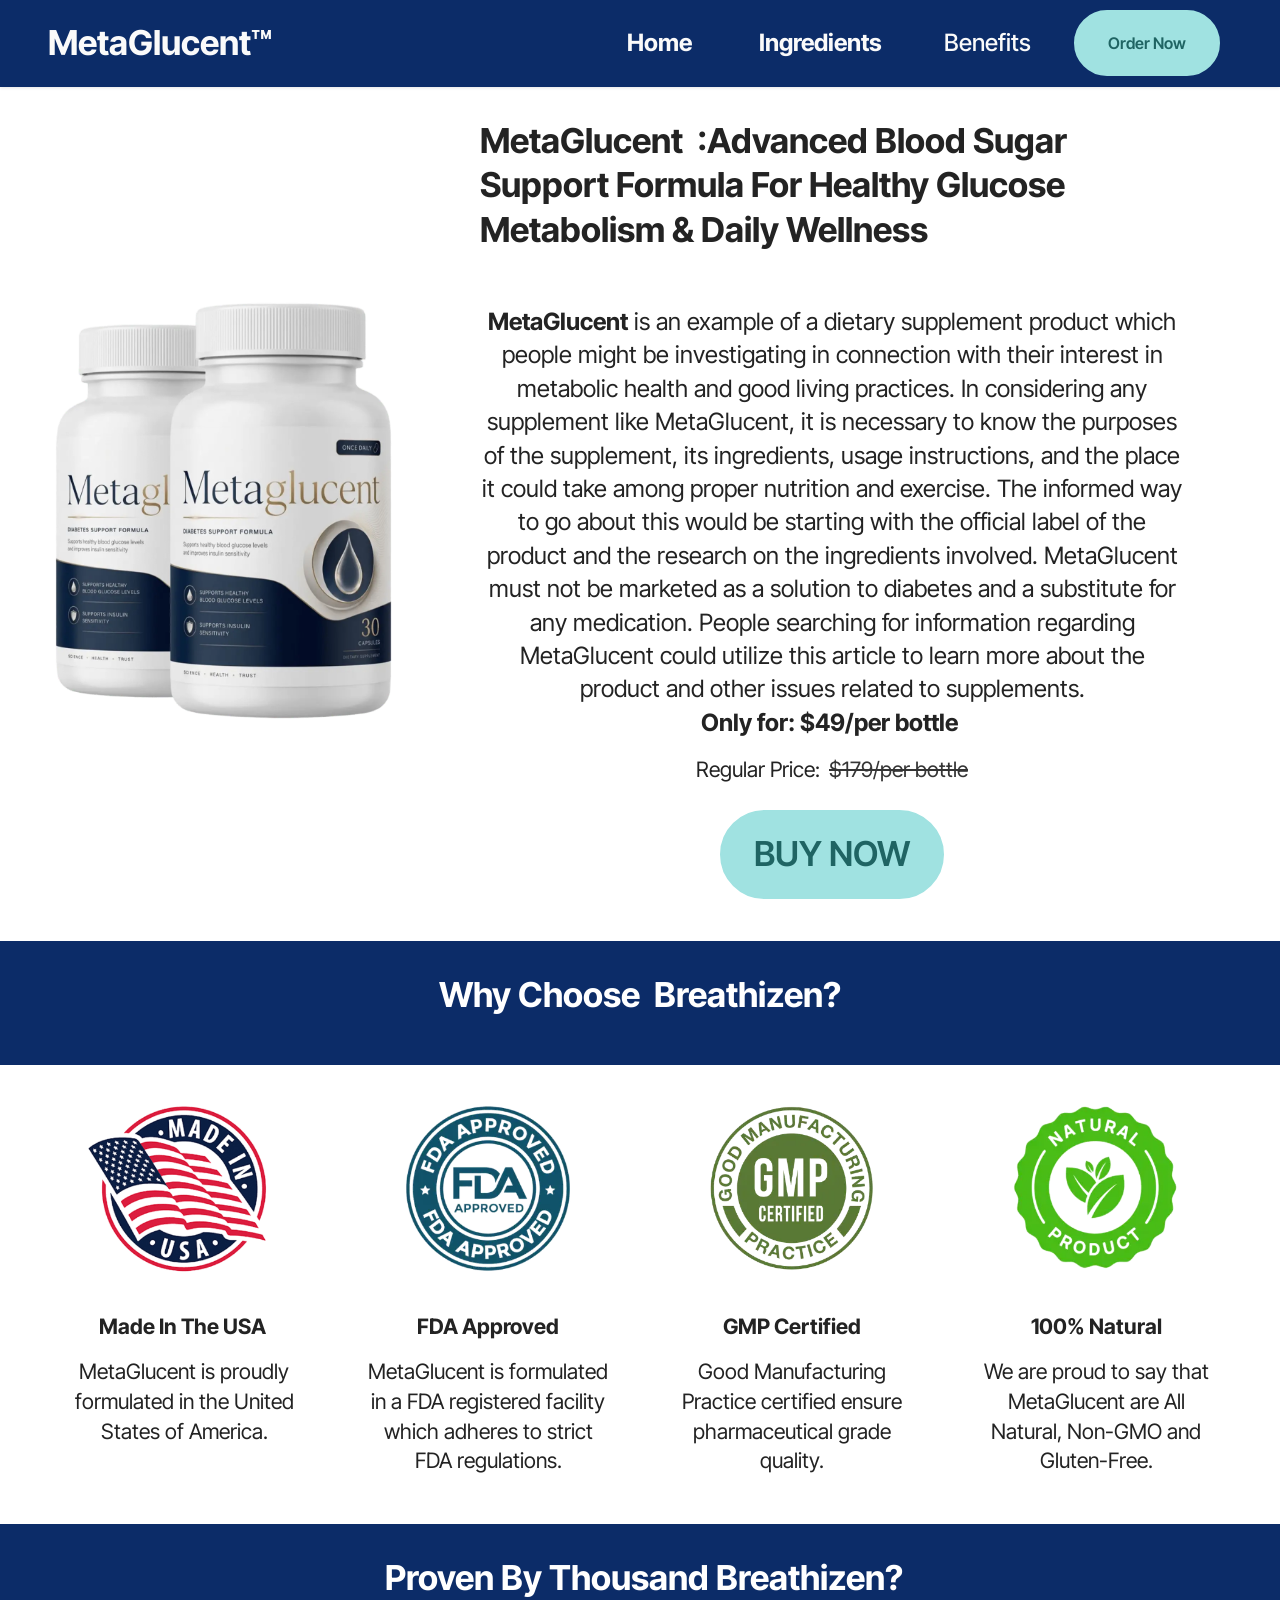
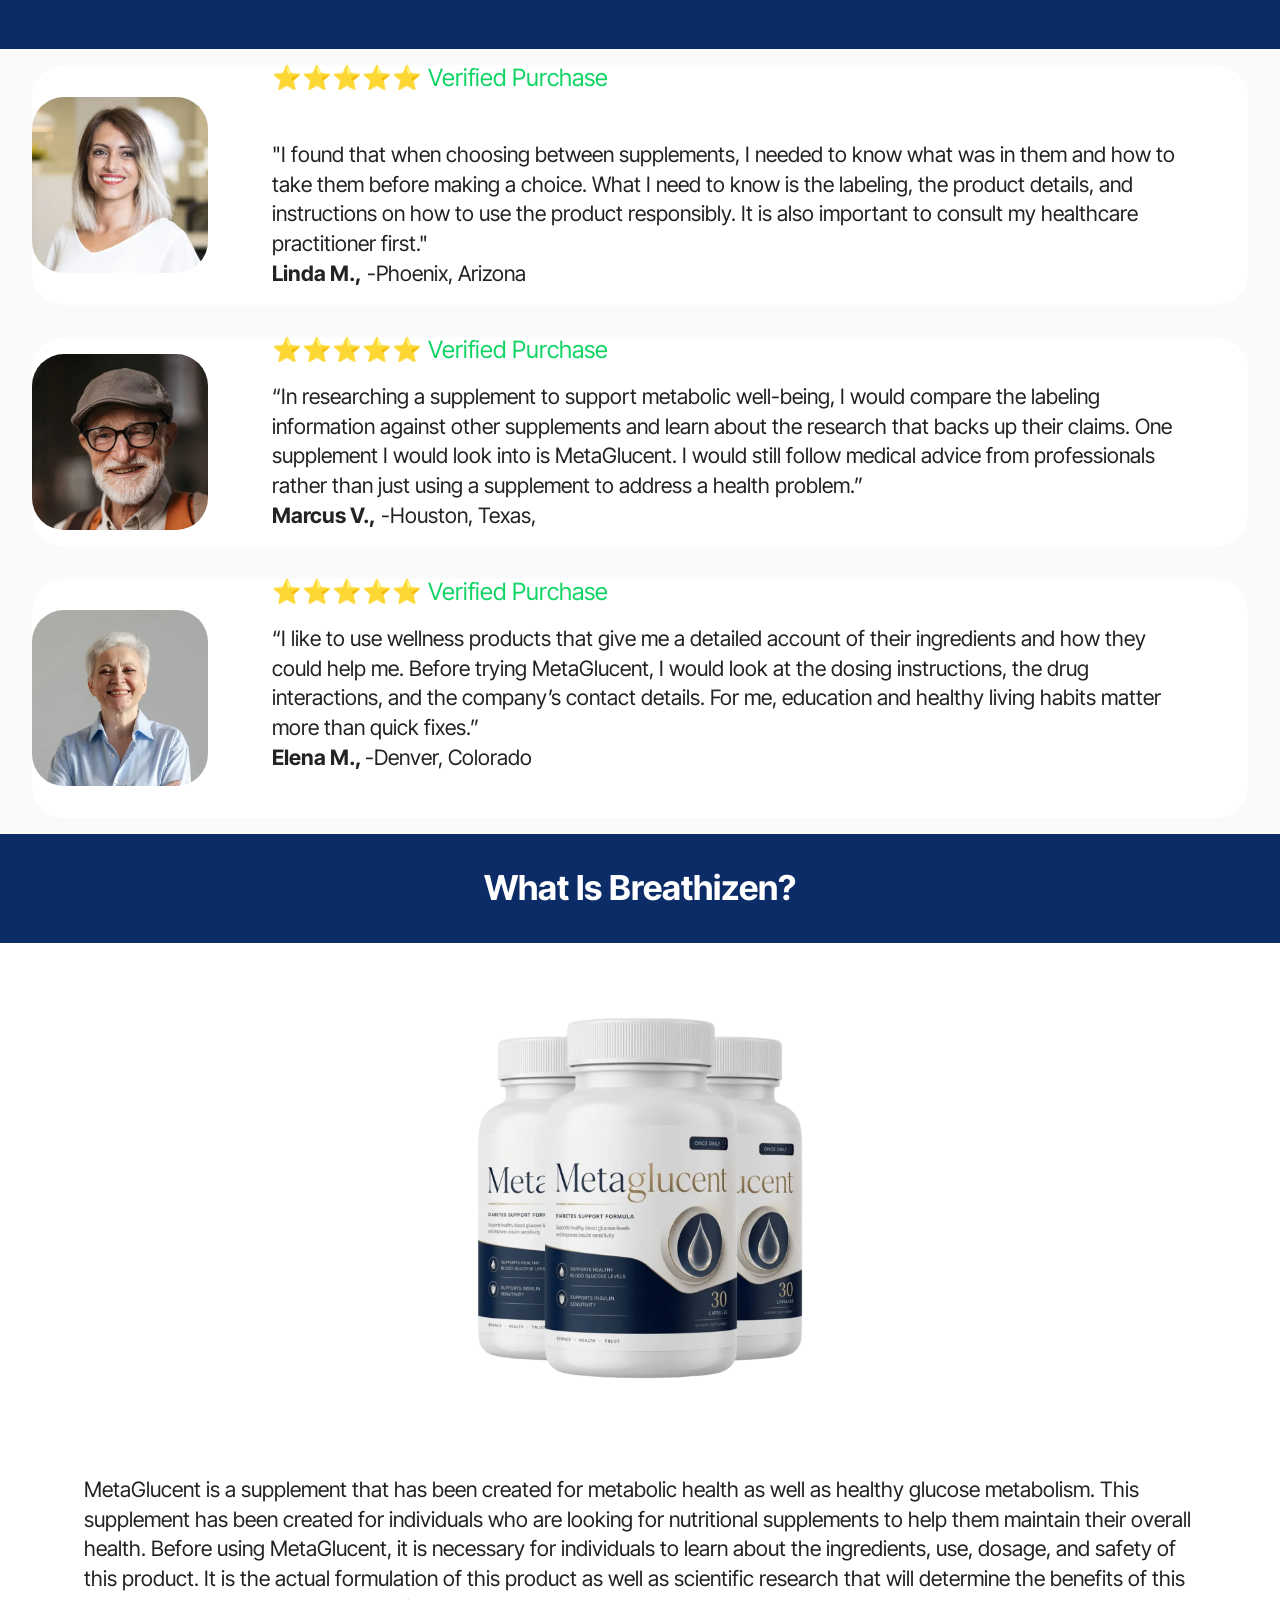
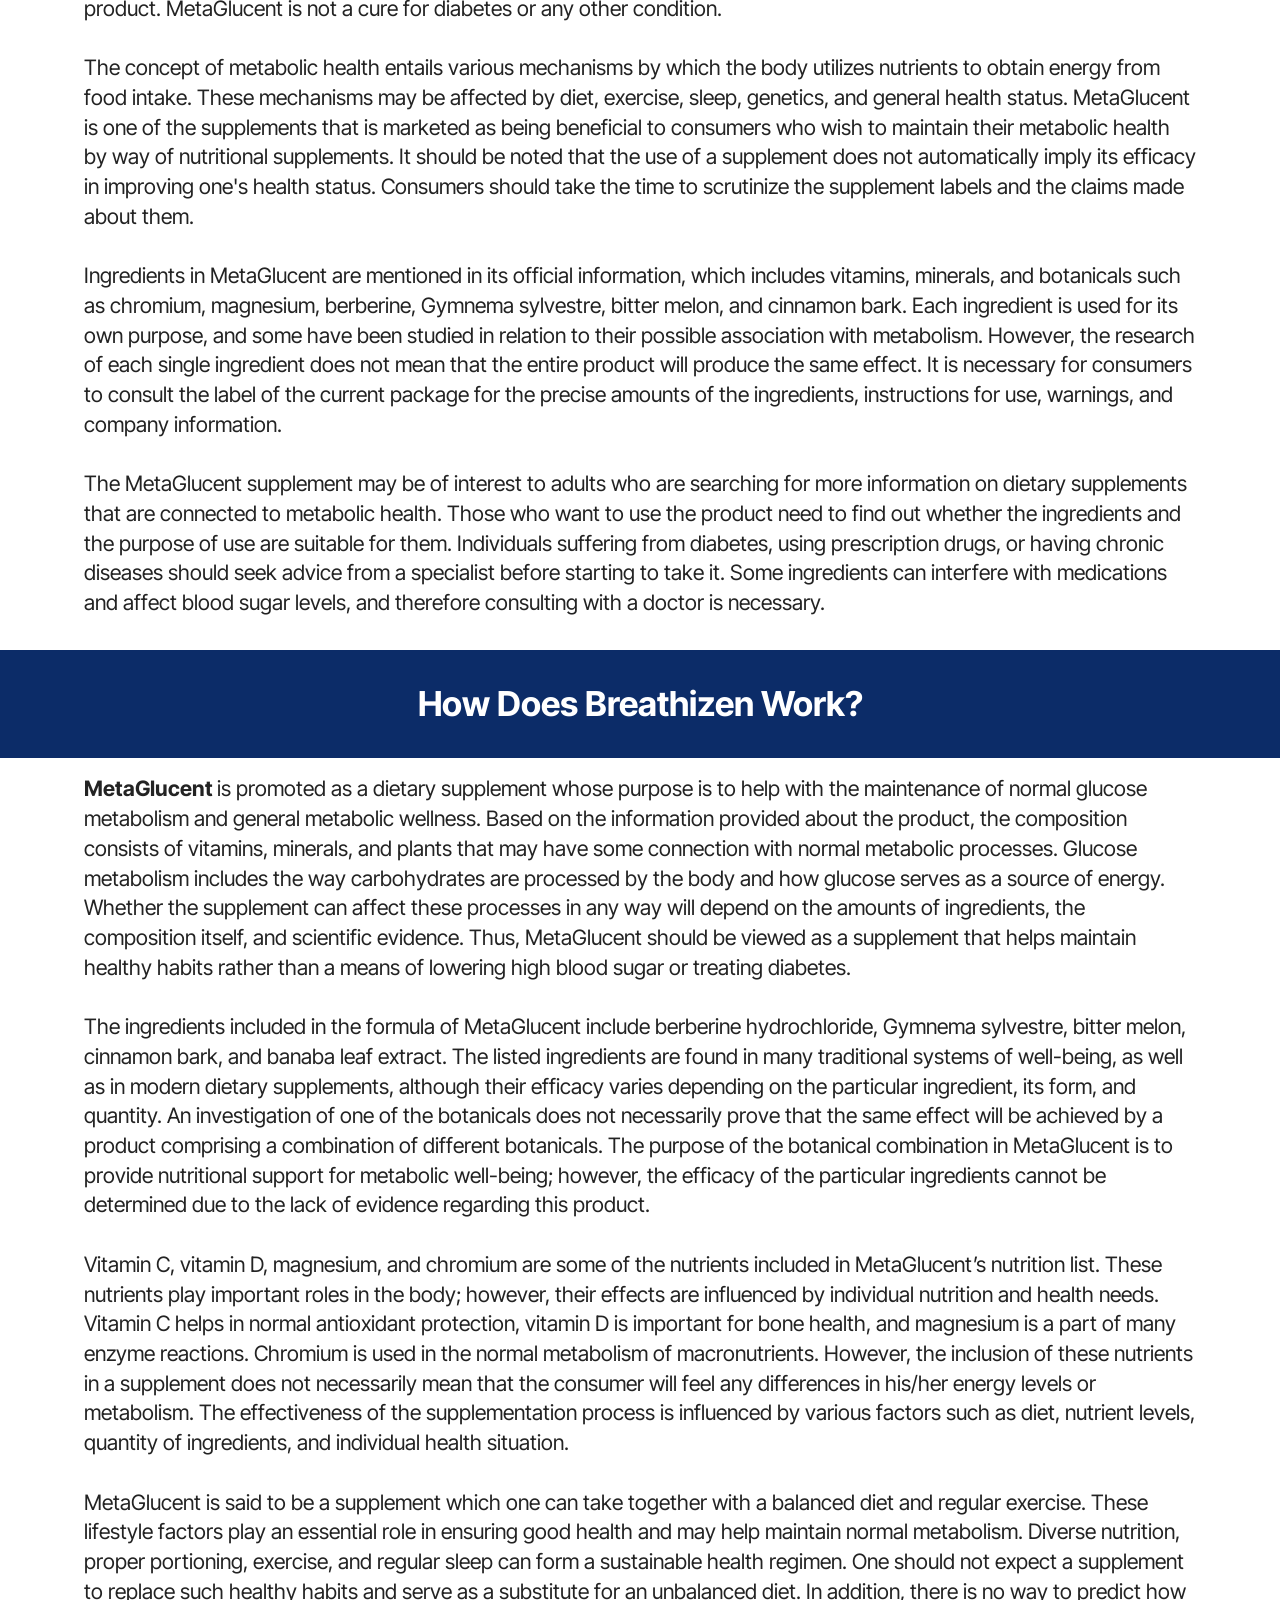
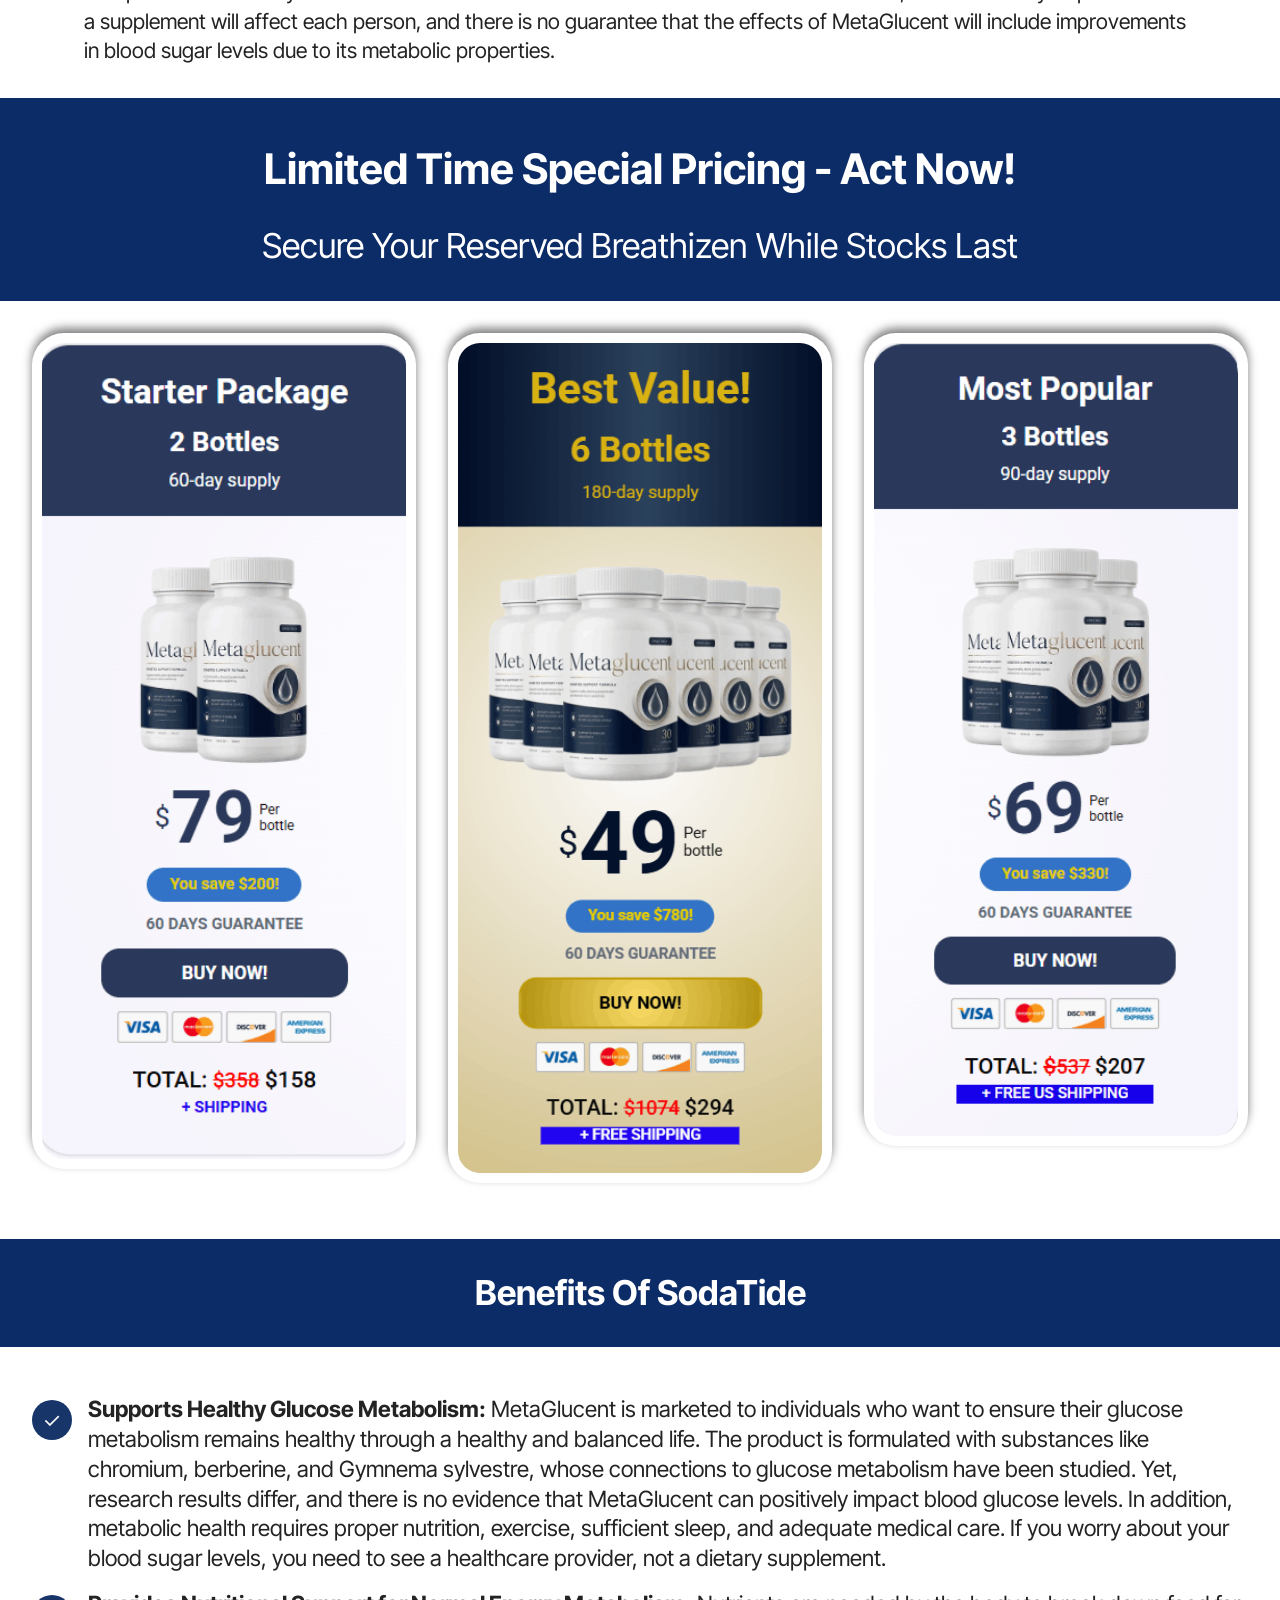
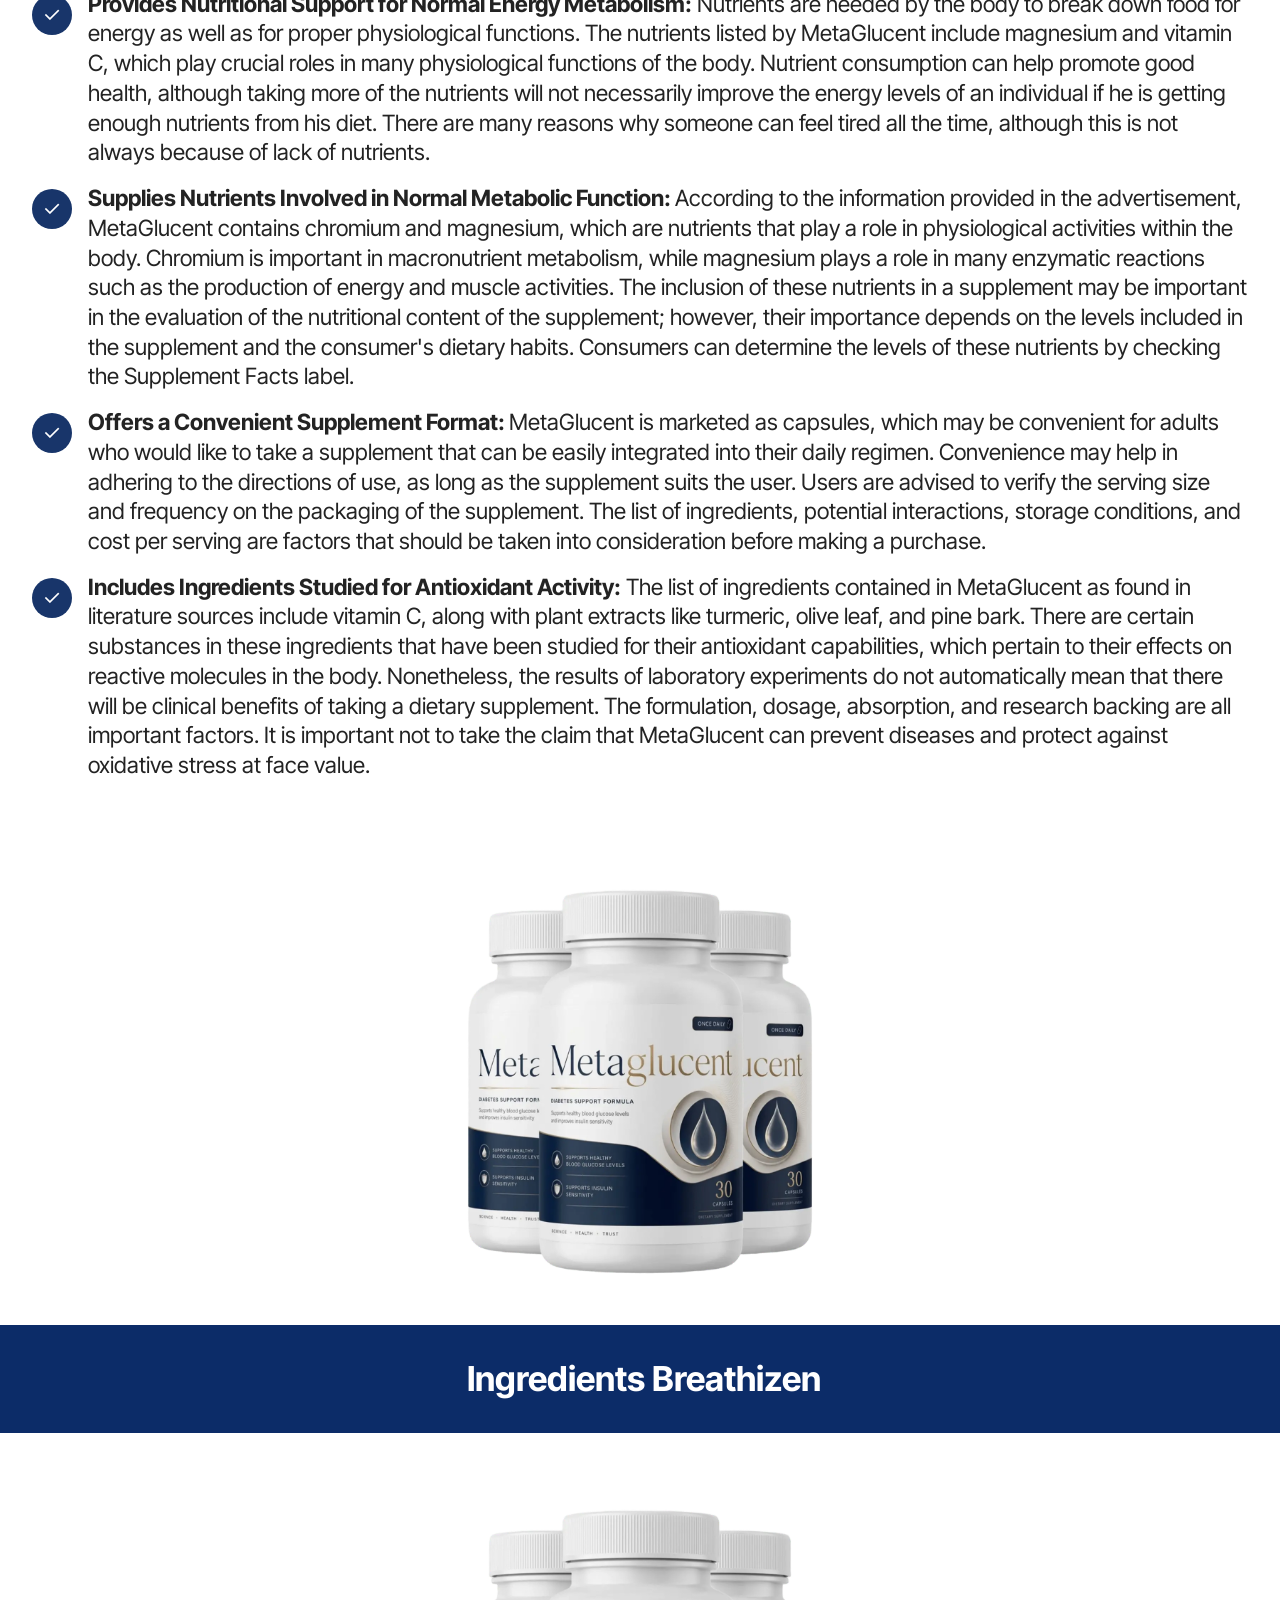
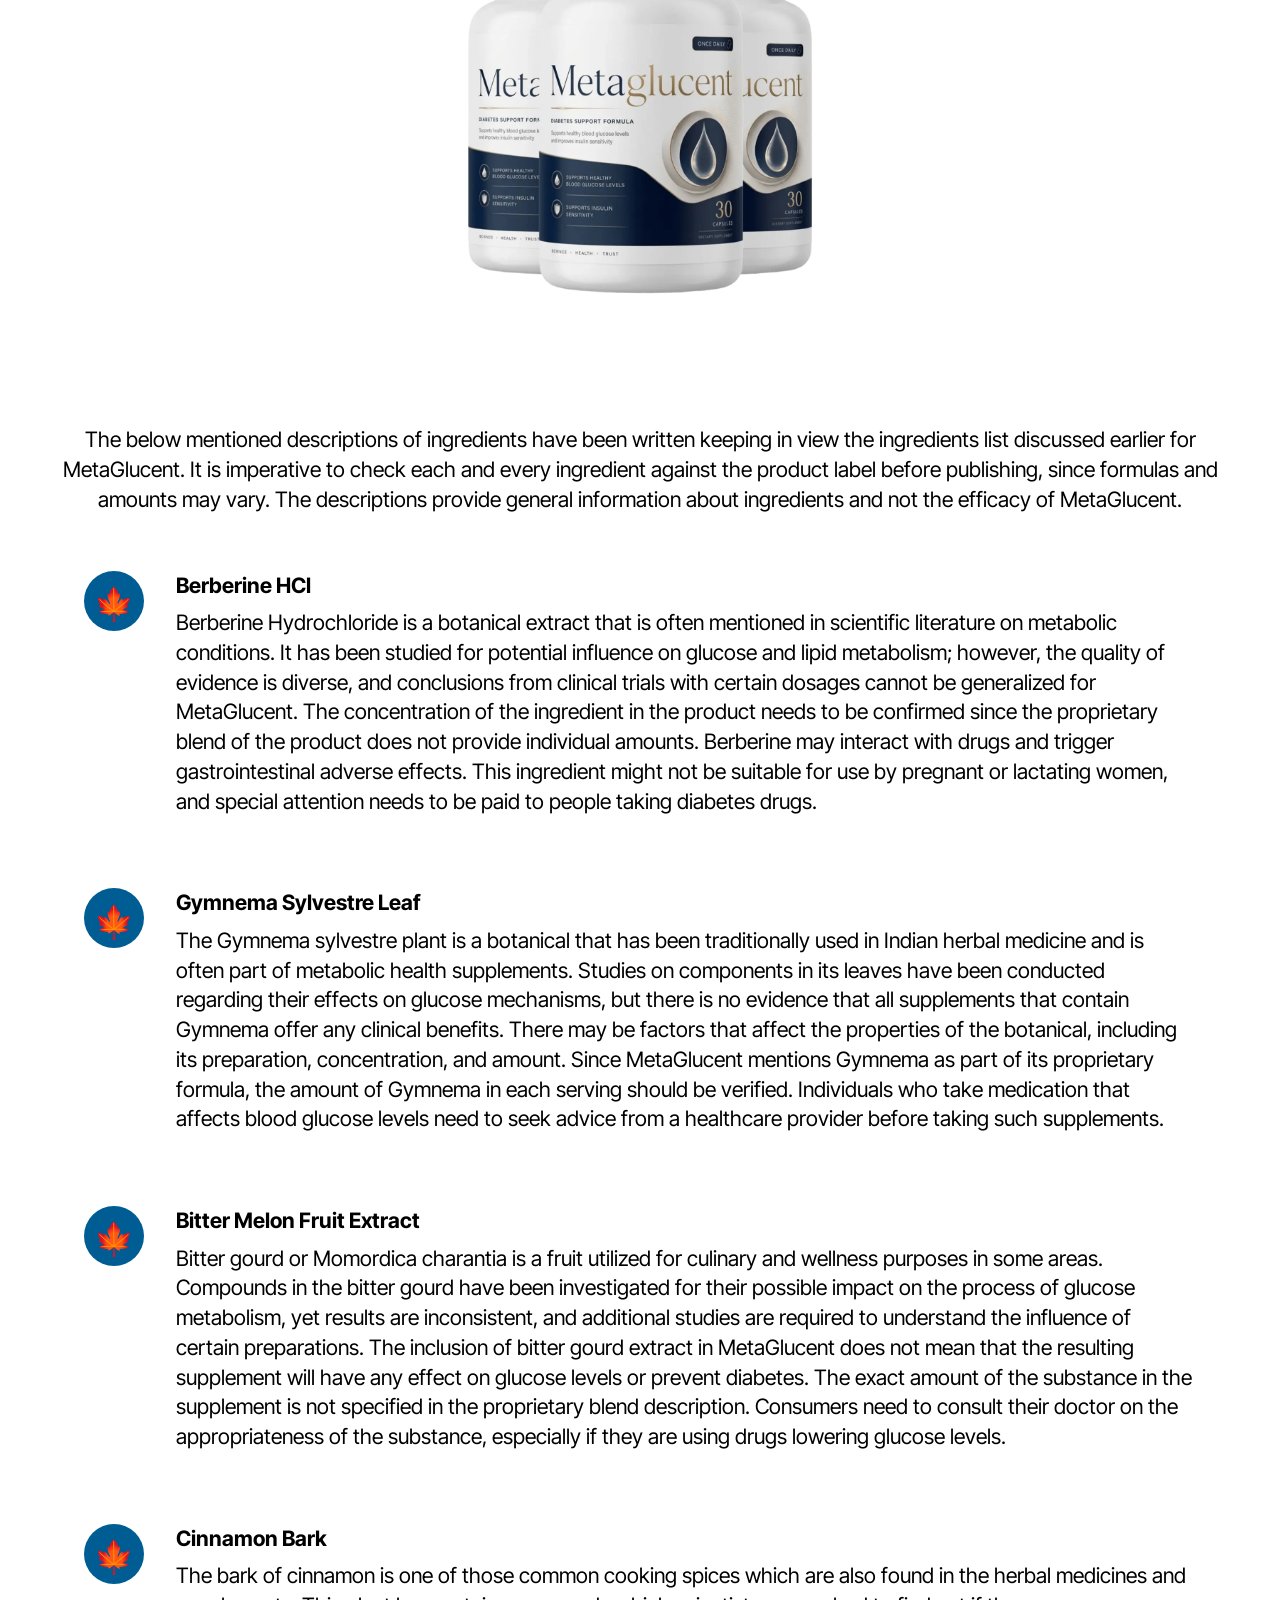
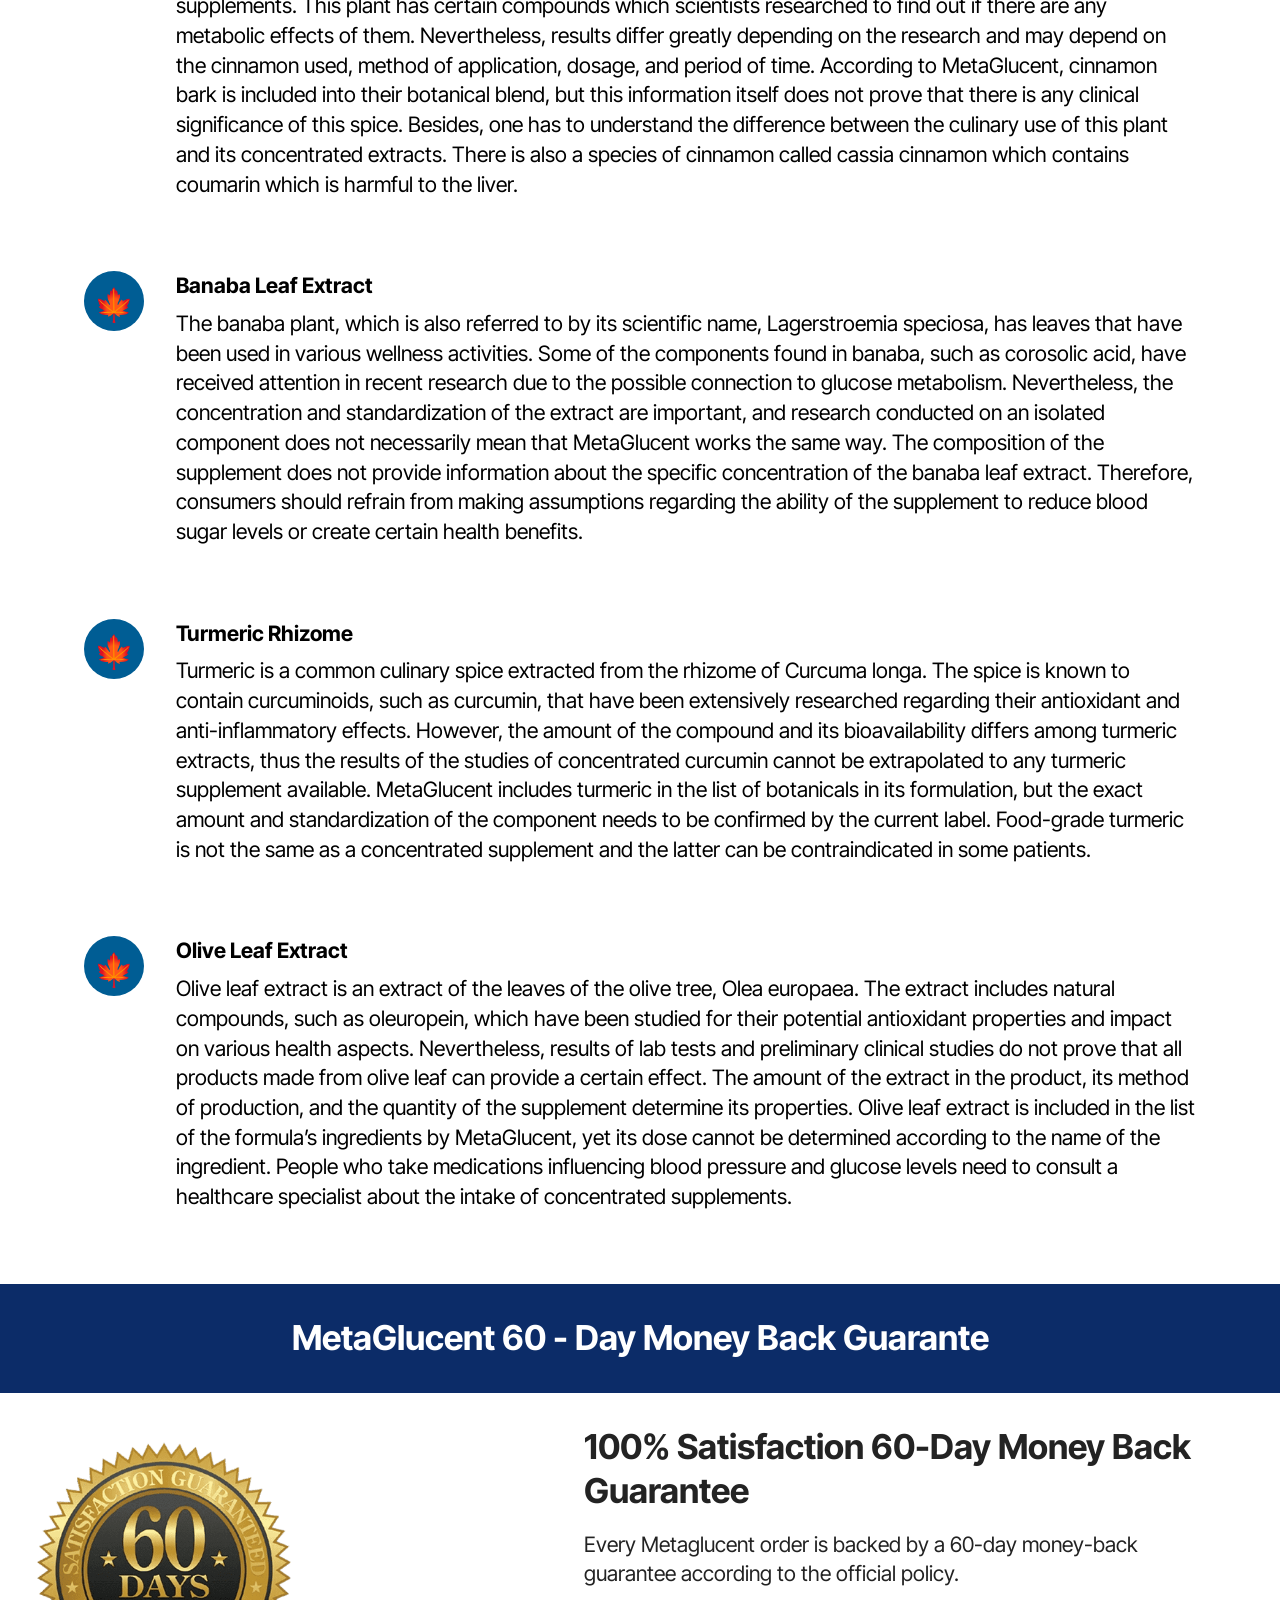
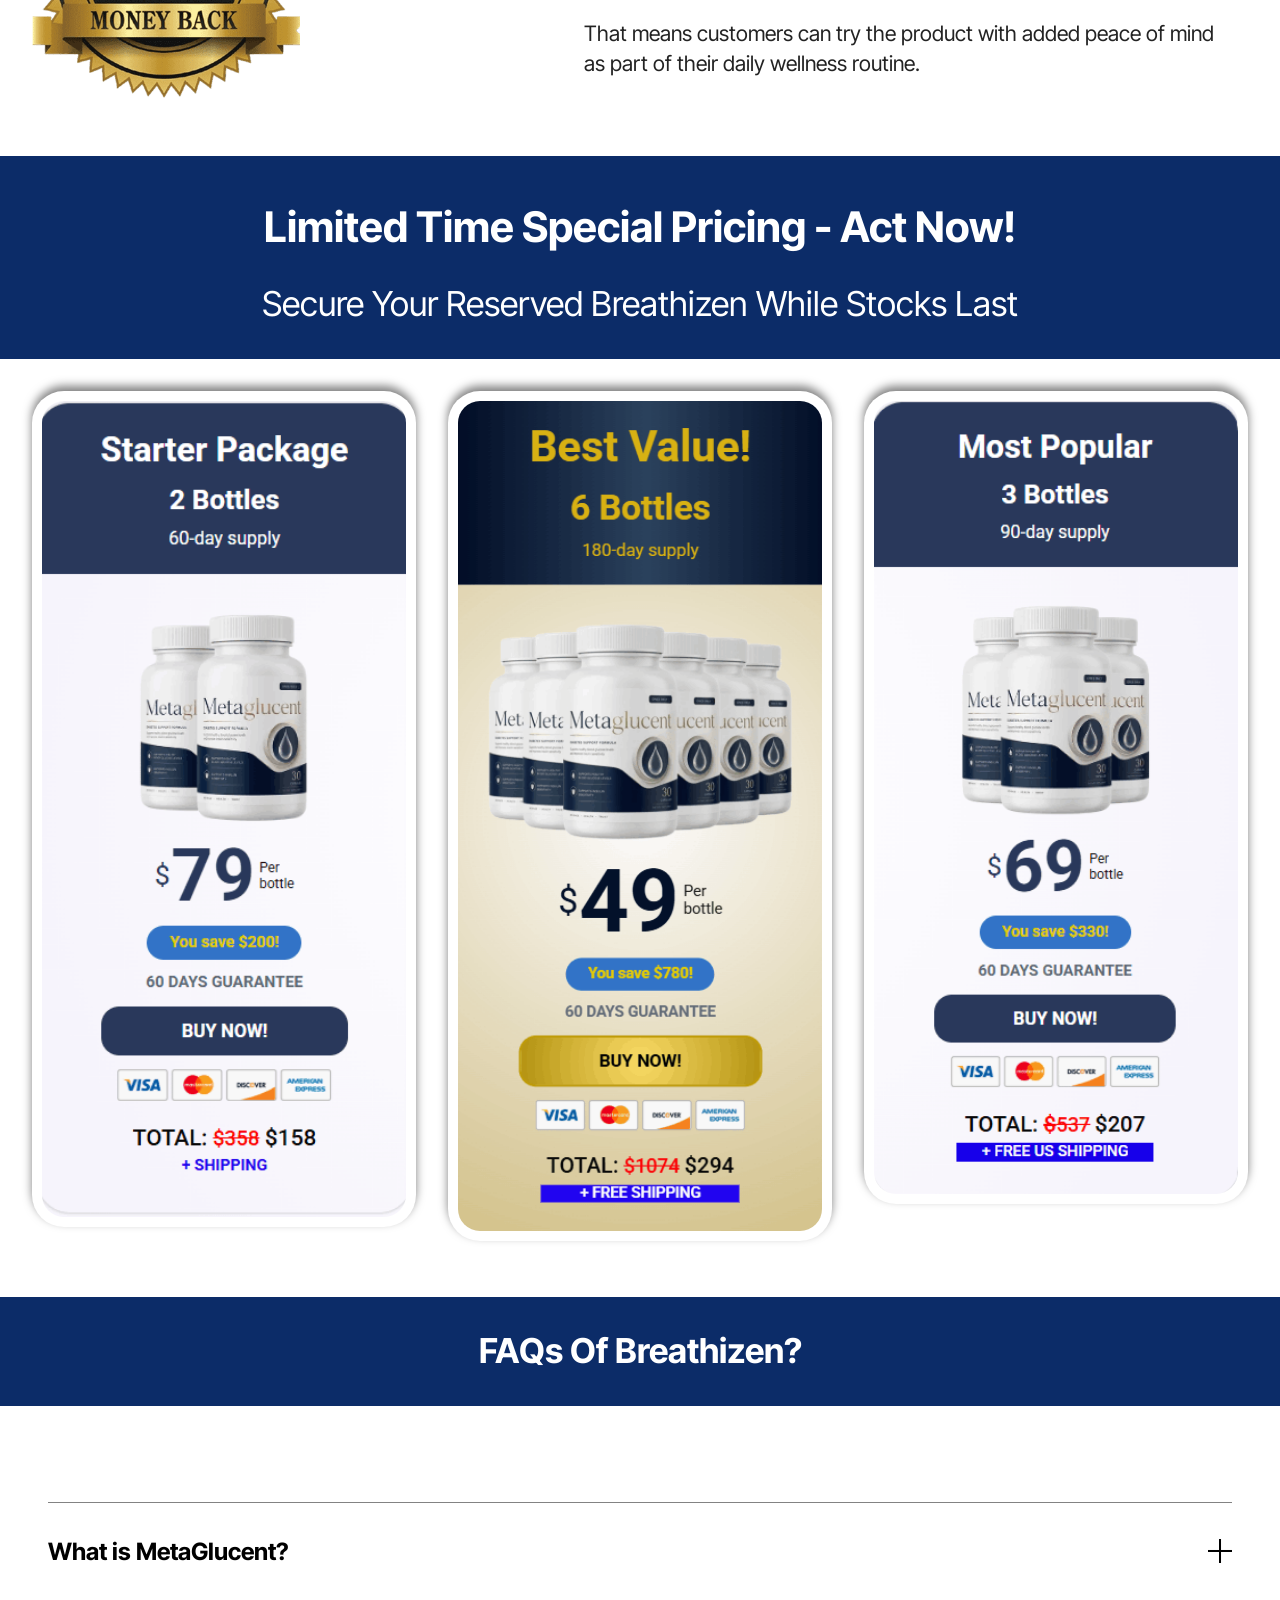
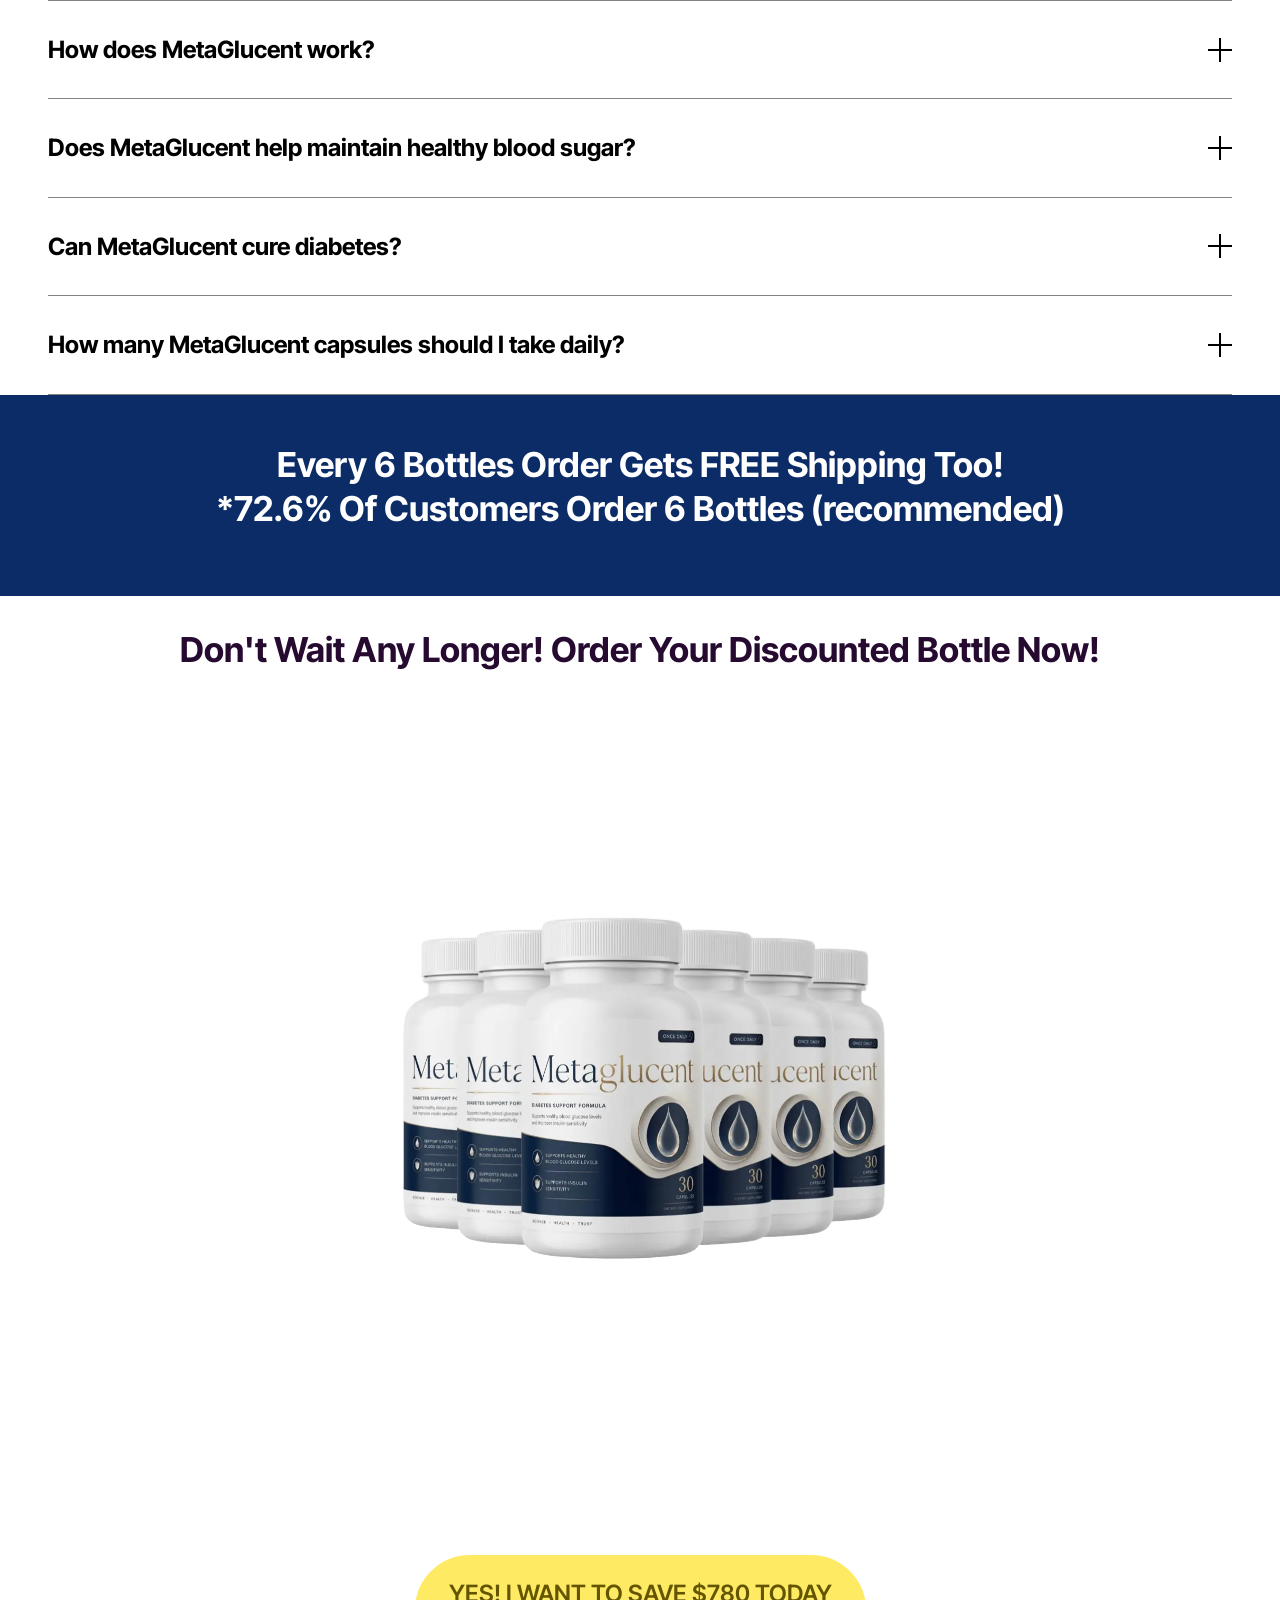
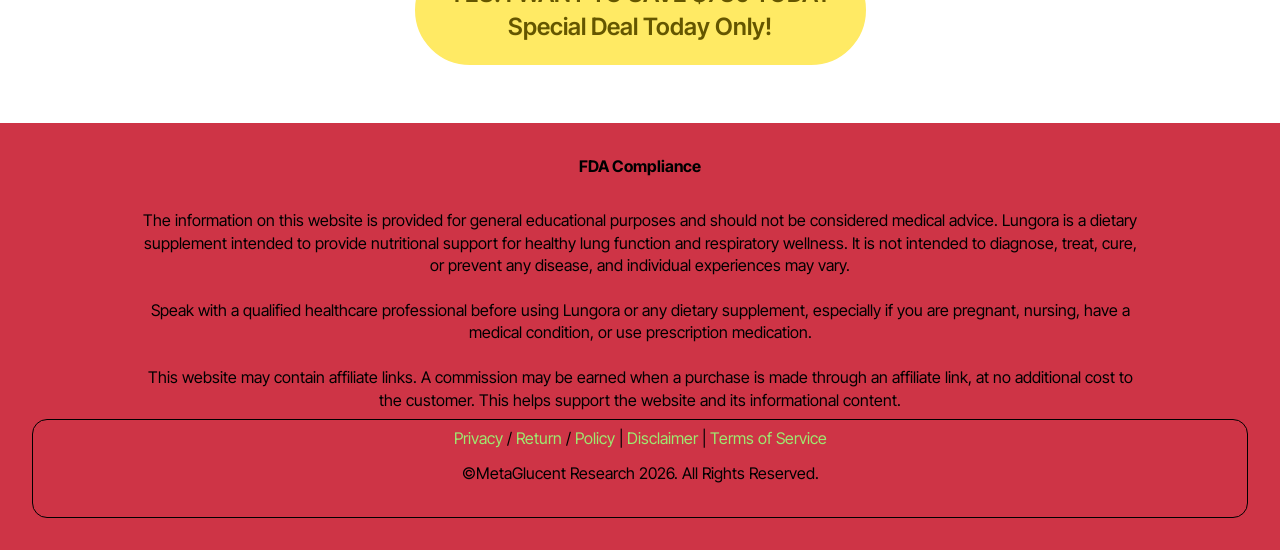
<file: index.html>
<!DOCTYPE html>
<html  lang="en">
<head>
  <!-- Site made with Mobirise Website Builder v6.1.12, https://mobirise.com -->
  <meta charset="UTF-8">
  <meta http-equiv="X-UA-Compatible" content="IE=edge">
  <meta name="generator" content="Mobirise v6.1.12, mobirise.com">
  <meta name="twitter:card" content="summary_large_image"/>
  <meta name="twitter:image:src" content="assets/images/index-meta.webp">
  <meta property="og:image" content="assets/images/index-meta.webp">
  <meta name="twitter:title" content="MetaGlucent – Advanced Support for Nerve Health">
  <meta name="viewport" content="width=device-width, initial-scale=1, minimum-scale=1">
  <link rel="shortcut icon" href="assets/images/images.png" type="image/x-icon">
  <meta name="description" content="MetaGlucent is an example of a dietary supplement product which people might be investigating in connection with their interest in metabolic health and good living practices. In considering any supplement like MetaGlucent, it is necessary to know the purposes of the supplement, its ingredients, usage instructions, and the place it could take among proper nutrition and exercise. The informed way to go about this would be starting with the official label of the product and the research on the ingredients involved. MetaGlucent must not be marketed as a solution to diabetes and a substitute for any medication. People searching for information regarding MetaGlucent could utilize this article to learn more about the product and other issues related to supplements.">
  
  
  <title>MetaGlucent – Advanced Support for Nerve Health</title>
  <link rel="stylesheet" href="assets/web/assets/mobirise-icons2/mobirise2.css">
  <link rel="stylesheet" href="assets/web/assets/mobirise-icons/mobirise-icons.css">
  <link rel="stylesheet" href="assets/bootstrap/css/bootstrap.min.css">
  <link rel="stylesheet" href="assets/dropdown/css/style.css">
  <link rel="stylesheet" href="assets/socicon/css/styles.css">
  <link rel="stylesheet" href="assets/theme/css/style.css">
  <link rel="preload" href="https://fonts.googleapis.com/css?family=Inter+Tight:100,200,300,400,500,600,700,800,900,100i,200i,300i,400i,500i,600i,700i,800i,900i&display=swap" as="style" onload="this.onload=null;this.rel='stylesheet'">
  <noscript><link rel="stylesheet" href="https://fonts.googleapis.com/css?family=Inter+Tight:100,200,300,400,500,600,700,800,900,100i,200i,300i,400i,500i,600i,700i,800i,900i&display=swap"></noscript>
  <link rel="preload" as="style" href="assets/mobirise/css/mbr-additional.css?v=Ok16o1"><link rel="stylesheet" href="assets/mobirise/css/mbr-additional.css?v=Ok16o1" type="text/css">

	<meta name="google-site-verification" content="ojwFFrobrEAdesm8oLR1VNvsSXICQItrODOj1nC4V70" />
	<meta name="msvalidate.01" content="BFED78960371397816FDB9212DADB8CB" />
  
  
  <meta name="keywords" content="prosta defend, prostadefend, prosta defend supplement, prosta defend pills">
 <meta name="author" content="prosta defend">
		
 <link rel="canonical" href="" >
</head>
<body>
  
  <section data-bs-version="5.1" class="menu menu2 cid-vwCGoTfLS6" once="menu" id="menu2-1z">
    
    <nav class="navbar navbar-dropdown navbar-expand-lg">
        <div class="container">
            <div class="navbar-brand">
                
                <span class="navbar-caption-wrap"><a class="navbar-caption text-white display-2" href="index.html#content4-27">MetaGlucent™&nbsp;<br></a></span>
            </div>
            <button class="navbar-toggler" type="button" data-toggle="collapse" data-bs-toggle="collapse" data-target="#navbarSupportedContent" data-bs-target="#navbarSupportedContent" aria-controls="navbarNavAltMarkup" aria-expanded="false" aria-label="Toggle navigation">
                <div class="hamburger">
                    <span></span>
                    <span></span>
                    <span></span>
                    <span></span>
                </div>
            </button>
            <div class="collapse navbar-collapse" id="navbarSupportedContent">
                <ul class="navbar-nav nav-dropdown" data-app-modern-menu="true"><li class="nav-item"><a class="nav-link link text-white text-primary display-5" href="index.html#header3-1m"><strong>Home&nbsp;</strong><br></a></li>
                    <li class="nav-item"><a class="nav-link link text-white text-primary display-5" href="index.html"><strong>Ingredients</strong></a></li>
                    <li class="nav-item"><a class="nav-link link text-white text-primary display-5" href="index.html#header3-31">Benefits</a>
                    </li></ul>
                
                <div class="navbar-buttons mbr-section-btn"><a class="btn btn-warning display-4" href="https://mwebzuno.com/13523/3722/2/?">Order Now</a></div>
            </div>
        </div>
    </nav>
</section>

<section data-bs-version="5.1" class="features6 cid-vwCGxktQIx" id="features7-20">
    <!---->
    

    
    
    <div class="container">
        <div class="card-wrapper">
            <div class="row align-items-center">
                <div class="col-12 col-lg-4">
                    <div class="image-wrapper">
                        <a href="https://mwebzuno.com/13523/3722/2/?"><img src="assets/images/metaglucent.webp" alt="MetaGlucent"></a>
                    </div>
                </div>
                <div class="col-12 col-lg">
                    <div class="text-box">
                        <h5 class="mbr-title mbr-fonts-style display-2"><strong>MetaGlucent&nbsp; :Advanced Blood Sugar Support Formula For Healthy Glucose Metabolism &amp; Daily Wellness</strong><br><strong><br></strong></h5>
                        <p class="mbr-text mbr-fonts-style display-5"><strong>MetaGlucent</strong> is an example of a dietary supplement product which people might be investigating in connection with their interest in metabolic health and good living practices. In considering any supplement like MetaGlucent, it is necessary to know the purposes of the supplement, its ingredients, usage instructions, and the place it could take among proper nutrition and exercise. The informed way to go about this would be starting with the official label of the product and the research on the ingredients involved. MetaGlucent must not be marketed as a solution to diabetes and a substitute for any medication. People searching for information regarding MetaGlucent could utilize this article to learn more about the product and other issues related to supplements.<br><strong>Only for: $49/per bottle&nbsp;</strong><br></p>
                        <div class="cost">
                            <span class="currentcost mbr-fonts-style pr-2 display-7">Regular Price:&nbsp;</span>
                            <span class="oldcost mbr-fonts-style display-7">$179/per bottle</span>
                        </div>
                        <div class="mbr-section-btn pt-3"><a href="https://mwebzuno.com/13523/3722/2/?" class="btn btn-warning display-2">BUY NOW</a></div>
                    </div>
                </div>
            </div>
        </div>
    </div>
</section>

<section data-bs-version="5.1" class="header3 cid-vwCIpOp77V" id="header3-21">

    

    
    

    <div class="align-center container">
        <div class="row justify-content-center">
            <div class="col-12 col-lg-12">
                
                <h2 class="mbr-section-subtitle mbr-fonts-style mb-3 display-2"><strong>Why Choose&nbsp; Breathizen?</strong></h2>
                
                
            </div>
        </div>
    </div>
</section>

<section data-bs-version="5.1" class="gallery3 cid-vwCFQWDNEf" id="gallery3-1x">
    
    
    <div class="container">
        
        <div class="row mt-4">
            
            
            <div class="item features-image сol-12 col-md-6 col-lg-3 active">
                <div class="item-wrapper">
                    <div class="item-img">
                        <a href="https://mwebzuno.com/13523/3722/2/?"><img src="assets/images/made-in-usa202-500x300.webp" alt="MetaGlucent Made In The USA " data-slide-to="0" data-bs-slide-to="0"></a>
                    </div>
                    <div class="item-content">
                        <h5 class="item-title mbr-fonts-style display-7"><strong>Made In The USA&nbsp;</strong></h5>
                        
                        <p class="mbr-text mbr-fonts-style mt-3 display-7">MetaGlucent is proudly formulated in the United States of America.
<br>
<br></p>
                    </div>
                    
                </div>
            </div><div class="item features-image сol-12 col-md-6 col-lg-3">
                <div class="item-wrapper">
                    <div class="item-img">
                        <a href="https://mwebzuno.com/13523/3722/2/?"><img src="assets/images/fda-approved-500x300.webp" alt="MetaGlucent FDA Approved " data-slide-to="1" data-bs-slide-to="1"></a>
                    </div>
                    <div class="item-content">
                        <h5 class="item-title mbr-fonts-style display-7"><strong>FDA Approved</strong></h5>
                        
                        <p class="mbr-text mbr-fonts-style mt-3 display-7">MetaGlucent is formulated in a FDA registered facility which adheres to strict FDA regulations.<br></p>
                    </div>
                    
                </div>
            </div><div class="item features-image сol-12 col-md-6 col-lg-3">
                <div class="item-wrapper">
                    <div class="item-img">
                        <a href="https://mwebzuno.com/13523/3722/2/?"><img src="assets/images/gmp-certified-500x300.webp" alt="MetaGlucent GMP Certified" data-slide-to="2" data-bs-slide-to="2"></a>
                    </div>
                    <div class="item-content">
                        <h5 class="item-title mbr-fonts-style display-7"><strong>GMP Certified</strong></h5>
                        
                        <p class="mbr-text mbr-fonts-style mt-3 display-7">Good Manufacturing Practice certified ensure pharmaceutical grade quality.<br></p>
                    </div>
                    
                </div>
            </div>
            <div class="item features-image сol-12 col-md-6 col-lg-3">
                <div class="item-wrapper">
                    <div class="item-img">
                        <a href="https://mwebzuno.com/13523/3722/2/?"><img src="assets/images/100-natural-500x300.webp" alt="MetaGlucent  all natural, Non-GMO " title=""></a>
                    </div>
                    <div class="item-content">
                        <h5 class="item-title mbr-fonts-style display-7"><strong>100% Natural</strong></h5>
                        
                        <p class="mbr-text mbr-fonts-style mt-3 display-7">We are proud to say that MetaGlucent are All Natural, Non-GMO and Gluten-Free.</p>
                    </div>
                    
                </div>
            </div>
        </div>
    </div>
</section>

<section data-bs-version="5.1" class="header3 cid-vwCO7ddUhF" id="header3-22">

    

    
    

    <div class="align-center container">
        <div class="row justify-content-center">
            <div class="col-12 col-lg-12">
                
                <h2 class="mbr-section-subtitle mbr-fonts-style mb-3 display-2"><strong>&nbsp;Proven By Thousand Breathizen?</strong></h2>
                
                
            </div>
        </div>
    </div>
</section>

<section data-bs-version="5.1" class="team2 cid-vwCOnBbGUN" xmlns="http://www.w3.org/1999/html" id="team2-23">
    

    
    
    <div class="container">
        <div class="item features-image">
            <div class="item-wrapper">
                <div class="row align-items-center">
                    <div class="col-12 col-md-2">
                        <div class="image-wrapper">
                            <a href="https://mwebzuno.com/13523/3722/2/?"><img src="assets/images/metaglucent-experience1.webp" alt="MetaGlucent"></a>
                        </div>
                    </div>
                    <div class="col-12 col-md">
                        <div class="card-box">
                            
                            <h2 class="card-subtitle mbr-fonts-style mb-3 display-5">⭐⭐⭐⭐⭐ Verified Purchase</h2>
                            <p class="mbr-text mbr-fonts-style display-7"><br>"I found that when choosing between supplements, I needed to know what was in them and how to take them before making a choice. What I need to know is the labeling, the product details, and instructions on how to use the product responsibly. It is also important to consult my healthcare practitioner first."<br><strong>Linda M.,</strong> -Phoenix, Arizona<br></p>
                            
                        </div>
                    </div>
                </div>
            </div>
        </div>
        <div class="item features-image">
            <div class="item-wrapper">
                <div class="row align-items-center">
                    <div class="col-12 col-md-2">
                        <div class="image-wrapper">
                            <a href="https://mwebzuno.com/13523/3722/2/?"><img src="assets/images/metaglucent-experience3.webp" alt="MetaGlucent"></a>
                        </div>
                    </div>
                    <div class="col-12 col-md">
                        <div class="card-box">
                            
                            <h2 class="card-subtitle mbr-fonts-style mb-3 display-5">⭐⭐⭐⭐⭐ Verified Purchase</h2>
                            <p class="mbr-text mbr-fonts-style display-7">“In researching a supplement to support metabolic well-being, I would compare the labeling information against other supplements and learn about the research that backs up their claims. One supplement I would look into is MetaGlucent. I would still follow medical advice from professionals rather than just using a supplement to address a health problem.”<br><strong>Marcus V.,</strong> -Houston, Texas,&nbsp;<br></p>
                            
                        </div>
                    </div>
                </div>
            </div>
        </div>
        <div class="item features-image">
            <div class="item-wrapper">
                <div class="row align-items-center">
                    <div class="col-12 col-md-2">
                        <div class="image-wrapper">
                            <a href="https://mwebzuno.com/13523/3722/2/?"><img src="assets/images/metaglucent-experience2.webp" alt="MetaGlucent"></a>
                        </div>
                    </div>
                    <div class="col-12 col-md">
                        <div class="card-box">
                            
                            <h2 class="card-subtitle mbr-fonts-style mb-3 display-5">⭐⭐⭐⭐⭐ Verified Purchase</h2>
                            <p class="mbr-text mbr-fonts-style display-7">“I like to use wellness products that give me a detailed account of their ingredients and how they could help me. Before trying MetaGlucent, I would look at the dosing instructions, the drug interactions, and the company’s contact details. For me, education and healthy living habits matter more than quick fixes.”<br><strong>Elena M., </strong>-Denver, Colorado<br>&nbsp;<br></p>
                            
                        </div>
                    </div>
                </div>
            </div>
        </div>
    </div>
</section>

<section data-bs-version="5.1" class="header3 cid-uSwx4cJ0TO" id="header3-4">

    

    
    

    <div class="align-center container">
        <div class="row justify-content-center">
            <div class="col-12 col-lg-12">
                
                <h2 class="mbr-section-subtitle mbr-fonts-style mb-3 display-2"><strong>What Is Breathizen?</strong></h2>
                
                
            </div>
        </div>
    </div>
</section>

<section data-bs-version="5.1" class="header9 cid-uSwxo9HcY4" id="header9-6">

    

    
    

    <div class="text-center container">
        <div class="row justify-content-center">
            <div class="col-md-12 col-lg-9">
                <div class="image-wrap mb-4">
                    <a href="https://mwebzuno.com/13523/3722/2/?"><img src="assets/images/metaglucent-3bottles.webp" alt="MetaGlucent Official"></a>
                </div>
                
                
                
            </div>
        </div>
    </div>
</section>

<section data-bs-version="5.1" class="content4 cid-uSwx5BcQWN" id="content4-5">
    

    
    
    <div class="container">
        <div class="row justify-content-center">
            <div class="title col-md-12 col-lg-11">
                
                <h4 class="mbr-section-subtitle align-center mbr-fonts-style mb-4 display-7">MetaGlucent is a supplement that has been created for metabolic health as well as healthy glucose metabolism. This supplement has been created for individuals who are looking for nutritional supplements to help them maintain their overall health. Before using MetaGlucent, it is necessary for individuals to learn about the ingredients, use, dosage, and safety of this product. It is the actual formulation of this product as well as scientific research that will determine the benefits of this product. MetaGlucent is not a cure for diabetes or any other condition.<br><br>
<div>
</div><div>
</div><div>
</div><div>
</div><div>The concept of metabolic health entails various mechanisms by which the body utilizes nutrients to obtain energy from food intake. These mechanisms may be affected by diet, exercise, sleep, genetics, and general health status. MetaGlucent is one of the supplements that is marketed as being beneficial to consumers who wish to maintain their metabolic health by way of nutritional supplements. It should be noted that the use of a supplement does not automatically imply its efficacy in improving one's health status. Consumers should take the time to scrutinize the supplement labels and the claims made about them.</div><div><br></div><div>
</div><div>Ingredients in MetaGlucent are mentioned in its official information, which includes vitamins, minerals, and botanicals such as chromium, magnesium, berberine, Gymnema sylvestre, bitter melon, and cinnamon bark. Each ingredient is used for its own purpose, and some have been studied in relation to their possible association with metabolism. However, the research of each single ingredient does not mean that the entire product will produce the same effect. It is necessary for consumers to consult the label of the current package for the precise amounts of the ingredients, instructions for use, warnings, and company information.</div><div><br></div><div>The MetaGlucent supplement may be of interest to adults who are searching for more information on dietary supplements that are connected to metabolic health. Those who want to use the product need to find out whether the ingredients and the purpose of use are suitable for them. Individuals suffering from diabetes, using prescription drugs, or having chronic diseases should seek advice from a specialist before starting to take it. Some ingredients can interfere with medications and affect blood sugar levels, and therefore consulting with a doctor is necessary.</div><div>
</div></h4>
                
            </div>
        </div>
    </div>
</section>

<section data-bs-version="5.1" class="header3 cid-uSwy3EeQp4" id="header3-7">

    

    
    

    <div class="align-center container">
        <div class="row justify-content-center">
            <div class="col-12 col-lg-12">
                
                <h2 class="mbr-section-subtitle mbr-fonts-style mb-3 display-2"><strong>How Does Breathizen Work?</strong></h2>
                
                
            </div>
        </div>
    </div>
</section>

<section data-bs-version="5.1" class="content4 cid-uSwy4P6KjC" id="content4-8">
    

    
    
    <div class="container">
        <div class="row justify-content-center">
            <div class="title col-md-12 col-lg-11">
                
                <h4 class="mbr-section-subtitle align-center mbr-fonts-style mb-4 display-7"><div><strong>MetaGlucent </strong>is promoted as a dietary supplement whose purpose is to help with the maintenance of normal glucose metabolism and general metabolic wellness. Based on the information provided about the product, the composition consists of vitamins, minerals, and plants that may have some connection with normal metabolic processes. Glucose metabolism includes the way carbohydrates are processed by the body and how glucose serves as a source of energy. Whether the supplement can affect these processes in any way will depend on the amounts of ingredients, the composition itself, and scientific evidence. Thus, MetaGlucent should be viewed as a supplement that helps maintain healthy habits rather than a means of lowering high blood sugar or treating diabetes.</div><div><br></div><div>
</div><div>The ingredients included in the formula of MetaGlucent include berberine hydrochloride, Gymnema sylvestre, bitter melon, cinnamon bark, and banaba leaf extract. The listed ingredients are found in many traditional systems of well-being, as well as in modern dietary supplements, although their efficacy varies depending on the particular ingredient, its form, and quantity. An investigation of one of the botanicals does not necessarily prove that the same effect will be achieved by a product comprising a combination of different botanicals. The purpose of the botanical combination in MetaGlucent is to provide nutritional support for metabolic well-being; however, the efficacy of the particular ingredients cannot be determined due to the lack of evidence regarding this product.</div><div><br></div><div>
</div><div>Vitamin C, vitamin D, magnesium, and chromium are some of the nutrients included in MetaGlucent’s nutrition list. These nutrients play important roles in the body; however, their effects are influenced by individual nutrition and health needs. Vitamin C helps in normal antioxidant protection, vitamin D is important for bone health, and magnesium is a part of many enzyme reactions. Chromium is used in the normal metabolism of macronutrients. However, the inclusion of these nutrients in a supplement does not necessarily mean that the consumer will feel any differences in his/her energy levels or metabolism. The effectiveness of the supplementation process is influenced by various factors such as diet, nutrient levels, quantity of ingredients, and individual health situation.</div><div><br></div><div>MetaGlucent is said to be a supplement which one can take together with a balanced diet and regular exercise. These lifestyle factors play an essential role in ensuring good health and may help maintain normal metabolism. Diverse nutrition, proper portioning, exercise, and regular sleep can form a sustainable health regimen. One should not expect a supplement to replace such healthy habits and serve as a substitute for an unbalanced diet. In addition, there is no way to predict how a supplement will affect each person, and there is no guarantee that the effects of MetaGlucent will include improvements in blood sugar levels due to its metabolic properties.</div><div>
</div><div>
</div><div>
</div></h4>
                
            </div>
        </div>
    </div>
</section>

<section data-bs-version="5.1" class="content4 cid-uSwyrY4N6k" id="content4-9">
    

    
    
    <div class="container">
        <div class="row justify-content-center">
            <div class="title col-md-12 col-lg-11">
                <h3 class="mbr-section-title mbr-fonts-style align-center mb-4 display-1"><strong>Limited Time Special Pricing - Act Now!</strong></h3>
                <h4 class="mbr-section-subtitle align-center mbr-fonts-style mb-4 display-2">Secure Your Reserved Breathizen While Stocks Last</h4>
                
            </div>
        </div>
    </div>
</section>

<section data-bs-version="5.1" class="gallery5 mbr-gallery cid-uSwyss5Anb" id="image1-a">
    

    

    <div class="container">
        
        <div class="row mbr-gallery mt-4">
            <div class="col-12 col-md-6 col-lg-4 item gallery-image">
                
                    <a href="https://mwebzuno.com/13523/3722/2/?"><img class="w-100 JCB_Price" src="assets/images/screenshot202026-10-1620084625-320x717.webp" alt="MetaGlucent  buy now 2 bottle" data-slide-to="0" data-bs-slide-to="0" title="Ikaria Lean Belly Juice"><br></a>
                   
                
               
            </div>
             <div class="col-12 col-md-6 col-lg-4 item gallery-image">
                
                   <a href="https://mwebzuno.com/13523/3722/2/?"> <img class="w-100 JCB_Price" src="assets/images/screenshot202026-10-1620084641-350x798.webp" alt="MetaGlucent buy now 6 bottles" data-slide-to="1" data-bs-slide-to="1" title="Ikaria Lean Belly Juice"><br></a>
                    
                
               
            </div>
             <div class="col-12 col-md-6 col-lg-4 item gallery-image">
                
                   <a href="https://mwebzuno.com/13523/3722/2/?"> <img class="w-100 JCB_Price" src="assets/images/screenshot202026-10-1620084703-327x712.webp" alt="MetaGlucent buy now 3 bottles" data-slide-to="2" data-bs-slide-to="2" title="Ikaria Lean Belly Juice"><br>
                    
               
                
            </a></div></div><div class="modal mbr-slider" tabindex="-1" role="dialog" aria-hidden="true" id="vybjoicKBU-modal"><div class="modal-dialog" role="document"><a href="/">
                </a><div class="modal-content"><div class="modal-body"><div class="carousel slide carousel-fade" id="lb-vybjoicKBU" data-ride="carousel" data-bs-ride="carousel" data-interval="4000" data-bs-interval="4000"><a href="/">
                            <div class="carousel-inner">
                                <div class="carousel-item active">
                                    <img class="d-block w-100" src="assets/images/screenshot202026-10-1620084625-320x717.webp" alt="">
                                </div>
                                <div class="carousel-item">
                                    <img class="d-block w-100" src="assets/images/screenshot202026-10-1620084641-350x798.webp" alt="">
                                </div>
                                <div class="carousel-item">
                                    <img class="d-block w-100" src="assets/images/screenshot202026-10-1620084703-327x712.webp" alt="">
                                </div>
                                
                            </div>
                            <ol class="carousel-indicators">
                                <li data-slide-to="0" data-bs-slide-to="0" class="active" data-target="#lb-vybjoicKBU" data-bs-target="#lb-vybjoicKBU"></li>
                                <li data-slide-to="1" data-bs-slide-to="1" data-target="#lb-vybjoicKBU" data-bs-target="#lb-vybjoicKBU"></li>
                                <li data-slide-to="2" data-bs-slide-to="2" data-target="#lb-vybjoicKBU" data-bs-target="#lb-vybjoicKBU"></li>
                                
                            </ol>
                            </a><a role="button" href="" class="close" data-dismiss="modal" data-bs-dismiss="modal" aria-label="Close">
                            </a>
                            <a class="carousel-control-prev carousel-control" role="button" data-slide="prev" data-bs-slide="prev" href="#lb-vybjoicKBU">
                                <span class="mobi-mbri mobi-mbri-arrow-prev" aria-hidden="true"></span>
                                <span class="sr-only visually-hidden">Previous</span>
                            </a>
                            <a class="carousel-control-next carousel-control" role="button" data-slide="next" data-bs-slide="next" href="#lb-vybjoicKBU">
                                <span class="mobi-mbri mobi-mbri-arrow-next" aria-hidden="true"></span>
                                <span class="sr-only visually-hidden">Next</span>
                            </a>
                        </div>
                    </div>
                </div>
            </div>
        </div>
    </div>
</section>

<section data-bs-version="5.1" class="header3 cid-v1XV2cMDDJ" id="header3-1m">

    

    
    

    <div class="align-center container">
        <div class="row justify-content-center">
            <div class="col-12 col-lg-12">
                
                <h2 class="mbr-section-subtitle mbr-fonts-style mb-3 display-2"><strong>Benefits Of SodaTide</strong></h2>
                
                
            </div>
        </div>
    </div>
</section>

<section data-bs-version="5.1" class="content8 cid-vwCRL1Xqy9" id="content8-24">
    
    <div class="container">
        <div class="row justify-content-center">
            <div class="counter-container col-md-12 col-lg-12">
                
                <div class="mbr-text mbr-fonts-style display-7">
                    <ul>
                        <li><span style="font-size: 1.4rem;"><strong>Supports Healthy Glucose Metabolism:</strong></span><span style="font-size: 1.4rem;">&nbsp;MetaGlucent is marketed to individuals who want to ensure their glucose metabolism remains healthy through a healthy and balanced life. The product is formulated with substances like chromium, berberine, and Gymnema sylvestre, whose connections to glucose metabolism have been studied. Yet, research results differ, and there is no evidence that MetaGlucent can positively impact blood glucose levels. In addition, metabolic health requires proper nutrition, exercise, sufficient sleep, and adequate medical care. If you worry about your blood sugar levels, you need to see a healthcare provider, not a dietary supplement.</span></li><li><span style="font-size: 1.4rem;"><strong>Provides Nutritional Support for Normal Energy Metabolism:</strong>&nbsp;Nutrients are needed by the body to break down food for energy as well as for proper physiological functions. The nutrients listed by MetaGlucent include magnesium and vitamin C, which play crucial roles in many physiological functions of the body. Nutrient consumption can help promote good health, although taking more of the nutrients will not necessarily improve the energy levels of an individual if he is getting enough nutrients from his diet. There are many reasons why someone can feel tired all the time, although this is not always because of lack of nutrients.</span></li><li><span style="font-size: 1.4rem;"><strong>Supplies Nutrients Involved in Normal Metabolic Function: </strong>According to the information provided in the advertisement, MetaGlucent contains chromium and magnesium, which are nutrients that play a role in physiological activities within the body. Chromium is important in macronutrient metabolism, while magnesium plays a role in many enzymatic reactions such as the production of energy and muscle activities. The inclusion of these nutrients in a supplement may be important in the evaluation of the nutritional content of the supplement; however, their importance depends on the levels included in the supplement and the consumer's dietary habits. Consumers can determine the levels of these nutrients by checking the Supplement Facts label.</span></li><li><span style="font-size: 1.4rem;"><strong>Offers a Convenient Supplement Format: </strong>MetaGlucent is marketed as capsules, which may be convenient for adults who would like to take a supplement that can be easily integrated into their daily regimen. Convenience may help in adhering to the directions of use, as long as the supplement suits the user. Users are advised to verify the serving size and frequency on the packaging of the supplement. The list of ingredients, potential interactions, storage conditions, and cost per serving are factors that should be taken into consideration before making a purchase.</span></li><li><span style="font-size: 1.4rem;"><strong>Includes Ingredients Studied for Antioxidant Activity:</strong>&nbsp;The list of ingredients contained in MetaGlucent as found in literature sources include vitamin C, along with plant extracts like turmeric, olive leaf, and pine bark. There are certain substances in these ingredients that have been studied for their antioxidant capabilities, which pertain to their effects on reactive molecules in the body. Nonetheless, the results of laboratory experiments do not automatically mean that there will be clinical benefits of taking a dietary supplement. The formulation, dosage, absorption, and research backing are all important factors. It is important not to take the claim that MetaGlucent can prevent diseases and protect against oxidative stress at face value.</span></li>
                    </ul>
                </div>
            </div>
        </div>
    </div>
</section>

<section data-bs-version="5.1" class="image3 cid-v9vYMD72HA" id="image3-1u">
    

    
    

    <div class="container">
        <div class="row justify-content-center">
            <div class="col-12 col-lg-4">
                <div class="image-wrapper">
                    <a href="https://mwebzuno.com/13523/3722/2/?"><img src="assets/images/metaglucent-3bottles.webp" alt="MetaGlucent Benefits"></a>
                    
                </div>
            </div>
        </div>
    </div>
</section>

<section data-bs-version="5.1" class="header3 cid-uSxYnXWoLH" id="header3-e">

    

    
    

    <div class="align-center container">
        <div class="row justify-content-center">
            <div class="col-12 col-lg-12">
                
                <h2 class="mbr-section-subtitle mbr-fonts-style mb-3 display-2"><strong>&nbsp;Ingredients Breathizen</strong></h2>
                
                
            </div>
        </div>
    </div>
</section>

<section data-bs-version="5.1" class="image3 cid-v9zPveqzR4" id="image3-1v">
    

    
    

    <div class="container">
        <div class="row justify-content-center">
            <div class="col-12 col-lg-4">
                <div class="image-wrapper">
                    <a href="https://mwebzuno.com/13523/3722/2/?"><img src="assets/images/metaglucent-3bottles.webp" alt="MetaGlucent  ingredients"></a>
                    
                </div>
            </div>
        </div>
    </div>
</section>

<section data-bs-version="5.1" class="features19 cid-uSxZQNMPuo" id="features20-g">

    
    
    <div class="container">
        <div class="row justify-content-center">
            <div class="col-md-12 col-lg-12">
                <div class="card-wrapper pb-4">
                    <div class="card-box align-center">
                        
                        <p class="mbr-text mbr-fonts-style mb-4 display-7">The below mentioned descriptions of ingredients have been written keeping in view the ingredients list discussed earlier for MetaGlucent. It is imperative to check each and every ingredient against the product label before publishing, since formulas and amounts may vary. The descriptions provide general information about ingredients and not the efficacy of MetaGlucent.<br></p>
                        
                    </div>
                </div>
            </div>
            <div class="col-12 col-md-11">
                <div class="item mbr-flex">
                    <div class="icon-box">
                        <span class="step-number mbr-fonts-style display-5">🍁</span>
                    </div>
                    <div class="text-box">
                        <h4 class="icon-title card-title mbr-black mbr-fonts-style display-7"><strong>Berberine HCl</strong></h4>
                        <h5 class="icon-text mbr-black mbr-fonts-style display-7"><div>Berberine Hydrochloride is a botanical extract that is often mentioned in scientific literature on metabolic conditions. It has been studied for potential influence on glucose and lipid metabolism; however, the quality of evidence is diverse, and conclusions from clinical trials with certain dosages cannot be generalized for MetaGlucent. The concentration of the ingredient in the product needs to be confirmed since the proprietary blend of the product does not provide individual amounts. Berberine may interact with drugs and trigger gastrointestinal adverse effects. This ingredient might not be suitable for use by pregnant or lactating women, and special attention needs to be paid to people taking diabetes drugs.</div><div>
</div><div>
</div></h5>
                    </div>
                </div>
                <div class="item mbr-flex">
                    <div class="icon-box">
                        <span class="step-number mbr-fonts-style display-5">🍁</span>
                    </div>
                    <div class="text-box">
                        <h4 class="icon-title card-title mbr-black mbr-fonts-style display-7"><div><strong>Gymnema Sylvestre Leaf</strong></div><div><strong>
</strong></div><div><strong>
</strong></div></h4>
                        <h5 class="icon-text mbr-black mbr-fonts-style display-7"><div>The Gymnema sylvestre plant is a botanical that has been traditionally used in Indian herbal medicine and is often part of metabolic health supplements. Studies on components in its leaves have been conducted regarding their effects on glucose mechanisms, but there is no evidence that all supplements that contain Gymnema offer any clinical benefits. There may be factors that affect the properties of the botanical, including its preparation, concentration, and amount. Since MetaGlucent mentions Gymnema as part of its proprietary formula, the amount of Gymnema in each serving should be verified. Individuals who take medication that affects blood glucose levels need to seek advice from a healthcare provider before taking such supplements.</div><div>
</div><div>
</div></h5>
                    </div>
                </div>
                <div class="item mbr-flex">
                    <div class="icon-box">
                        <span class="step-number mbr-fonts-style display-5">🍁</span>
                    </div>
                    <div class="text-box">
                        <h4 class="icon-title card-title mbr-black mbr-fonts-style display-7"><strong>Bitter Melon Fruit Extract</strong></h4>
                        <h5 class="icon-text mbr-black mbr-fonts-style display-7"><div>Bitter gourd or Momordica charantia is a fruit utilized for culinary and wellness purposes in some areas. Compounds in the bitter gourd have been investigated for their possible impact on the process of glucose metabolism, yet results are inconsistent, and additional studies are required to understand the influence of certain preparations. The inclusion of bitter gourd extract in MetaGlucent does not mean that the resulting supplement will have any effect on glucose levels or prevent diabetes. The exact amount of the substance in the supplement is not specified in the proprietary blend description. Consumers need to consult their doctor on the appropriateness of the substance, especially if they are using drugs lowering glucose levels.</div><div>
</div><div>
</div></h5>
                    </div>
                </div>
                <div class="item mbr-flex">
                    <div class="icon-box">
                        <span class="step-number mbr-fonts-style display-5">🍁</span>
                    </div>
                    <div class="text-box">
                        <h4 class="icon-title card-title mbr-black mbr-fonts-style display-7"><strong>
</strong><div><strong>Cinnamon Bark</strong></div></h4>
                        <h5 class="icon-text mbr-black mbr-fonts-style display-7"><div>
</div><div>The bark of cinnamon is one of those common cooking spices which are also found in the herbal medicines and supplements. This plant has certain compounds which scientists researched to find out if there are any metabolic effects of them. Nevertheless, results differ greatly depending on the research and may depend on the cinnamon used, method of application, dosage, and period of time. According to MetaGlucent, cinnamon bark is included into their botanical blend, but this information itself does not prove that there is any clinical significance of this spice. Besides, one has to understand the difference between the culinary use of this plant and its concentrated extracts. There is also a species of cinnamon called cassia cinnamon which contains coumarin which is harmful to the liver.</div><div>
</div><div>
</div><div>
</div><div>
</div><div>
</div></h5>
                    </div>
                </div>
                <div class="item mbr-flex">
                    <div class="icon-box">
                        <span class="step-number mbr-fonts-style display-5">🍁</span>
                    </div>
                    <div class="text-box">
                        <h4 class="icon-title card-title mbr-black mbr-fonts-style display-7"><strong>Banaba Leaf Extract</strong></h4>
                        <h5 class="icon-text mbr-black mbr-fonts-style display-7">
<div>The banaba plant, which is also referred to by its scientific name, Lagerstroemia speciosa, has leaves that have been used in various wellness activities. Some of the components found in banaba, such as corosolic acid, have received attention in recent research due to the possible connection to glucose metabolism. Nevertheless, the concentration and standardization of the extract are important, and research conducted on an isolated component does not necessarily mean that MetaGlucent works the same way. The composition of the supplement does not provide information about the specific concentration of the banaba leaf extract. Therefore, consumers should refrain from making assumptions regarding the ability of the supplement to reduce blood sugar levels or create certain health benefits.</div><div>
</div><div>
</div><div>
</div></h5>
                    </div>
                </div>
                <div class="item mbr-flex">
                    <div class="icon-box">
                        <span class="step-number mbr-fonts-style display-5">🍁</span>
                    </div>
                    <div class="text-box">
                        <h4 class="icon-title card-title mbr-black mbr-fonts-style display-7"><strong>Turmeric Rhizome</strong></h4>
                        <h5 class="icon-text mbr-black mbr-fonts-style display-7">
<div>Turmeric is a common culinary spice extracted from the rhizome of Curcuma longa. The spice is known to contain curcuminoids, such as curcumin, that have been extensively researched regarding their antioxidant and anti-inflammatory effects. However, the amount of the compound and its bioavailability differs among turmeric extracts, thus the results of the studies of concentrated curcumin cannot be extrapolated to any turmeric supplement available. MetaGlucent includes turmeric in the list of botanicals in its formulation, but the exact amount and standardization of the component needs to be confirmed by the current label. Food-grade turmeric is not the same as a concentrated supplement and the latter can be contraindicated in some patients.</div><div>
</div><div>
</div><div>
</div></h5>
                    </div>
                </div>
                <div class="item mbr-flex last">
                    <div class="icon-box">
                        <span class="step-number mbr-fonts-style display-5">🍁</span>
                    </div>
                    <div class="text-box">
                        <h4 class="icon-title card-title mbr-black mbr-fonts-style display-7"><strong>Olive Leaf Extract</strong></h4>
                        <h5 class="icon-text mbr-black mbr-fonts-style display-7"><div>Olive leaf extract is an extract of the leaves of the olive tree, Olea europaea. The extract includes natural compounds, such as oleuropein, which have been studied for their potential antioxidant properties and impact on various health aspects. Nevertheless, results of lab tests and preliminary clinical studies do not prove that all products made from olive leaf can provide a certain effect. The amount of the extract in the product, its method of production, and the quantity of the supplement determine its properties. Olive leaf extract is included in the list of the formula’s ingredients by MetaGlucent, yet its dose cannot be determined according to the name of the ingredient. People who take medications influencing blood pressure and glucose levels need to consult a healthcare specialist about the intake of concentrated supplements.</div><div>
</div></h5>
                    </div>
                </div>
                
                
                
            </div>
        </div>
    </div>
</section>

<section data-bs-version="5.1" class="header3 cid-uSy1VLcYBO" id="header3-i">

    

    
    

    <div class="align-center container">
        <div class="row justify-content-center">
            <div class="col-12 col-lg-12">
                
                <h2 class="mbr-section-subtitle mbr-fonts-style mb-3 display-2"><strong>MetaGlucent 60 - Day Money Back Guarante</strong></h2>
                
                
            </div>
        </div>
    </div>
</section>

<section data-bs-version="5.1" class="image1 cid-uSy4b2rZim" id="image1-l">
    

    
    

    <div class="container">
        <div class="row align-items-center">
            <div class="col-12 col-lg-5">
                <div class="image-wrapper">
                    <a href="https://mwebzuno.com/13523/3722/2/?"><img src="assets/images/60-days-money-back-guarantee201-437x437.webp" alt="60 days money back guarantee"></a>
                    
                </div>
            </div>
            <div class="col-12 col-lg">
                <div class="text-wrapper">
                    <h3 class="mbr-section-title mbr-fonts-style mb-3 display-2"><strong>100% Satisfaction 60-Day Money Back Guarantee</strong></h3>
                    <p class="mbr-text mbr-fonts-style display-7">Every Metaglucent order is backed by a 60-day money-back guarantee according to the official policy.
<br>
<br>That means customers can try the product with added peace of mind as part of their daily wellness routine.<br>
<br></p>
                </div>
            </div>
        </div>
    </div>
</section>

<section data-bs-version="5.1" class="content4 cid-uSy6zLDx7Z" id="content4-n">
    

    
    
    <div class="container">
        <div class="row justify-content-center">
            <div class="title col-md-12 col-lg-11">
                <h3 class="mbr-section-title mbr-fonts-style align-center mb-4 display-1"><strong>Limited Time Special Pricing - Act Now!</strong></h3>
                <h4 class="mbr-section-subtitle align-center mbr-fonts-style mb-4 display-2">Secure Your Reserved Breathizen While Stocks Last</h4>
                
            </div>
        </div>
    </div>
</section>

<section data-bs-version="5.1" class="gallery5 mbr-gallery cid-uSy79isOmz" id="image1-o">
    

    

    <div class="container">
        
        <div class="row mbr-gallery mt-4">
            <div class="col-12 col-md-6 col-lg-4 item gallery-image">
                
                    <a href="https://mwebzuno.com/13523/3722/2/?"><img class="w-100 JCB_Price" src="assets/images/screenshot202026-10-1620084625-320x717.webp" alt="MetaGlucent  buy now 2 bottle" data-slide-to="0" data-bs-slide-to="0" title="Ikaria Lean Belly Juice"><br></a>
                   
                
               
            </div>
             <div class="col-12 col-md-6 col-lg-4 item gallery-image">
                
                   <a href="https://mwebzuno.com/13523/3722/2/?"> <img class="w-100 JCB_Price" src="assets/images/screenshot202026-10-1620084641-350x798.webp" alt="MetaGlucent buy now 6 bottles" data-slide-to="1" data-bs-slide-to="1" title="Ikaria Lean Belly Juice"><br></a>
                    
                
               
            </div>
             <div class="col-12 col-md-6 col-lg-4 item gallery-image">
                
                   <a href="https://mwebzuno.com/13523/3722/2/?"> <img class="w-100 JCB_Price" src="assets/images/screenshot202026-10-1620084703-327x712.webp" alt="MetaGlucent  buy now 3 bottles" data-slide-to="2" data-bs-slide-to="2" title="Ikaria Lean Belly Juice"><br>
                    
               
                
            </a></div></div><div class="modal mbr-slider" tabindex="-1" role="dialog" aria-hidden="true" id="vybjonTBI3-modal"><div class="modal-dialog" role="document"><a href="/">
                </a><div class="modal-content"><div class="modal-body"><div class="carousel slide carousel-fade" id="lb-vybjonTBI3" data-ride="carousel" data-bs-ride="carousel" data-interval="4000" data-bs-interval="4000"><a href="/">
                            <div class="carousel-inner">
                                <div class="carousel-item active">
                                    <img class="d-block w-100" src="assets/images/screenshot202026-10-1620084625-320x717.webp" alt="">
                                </div>
                                <div class="carousel-item">
                                    <img class="d-block w-100" src="assets/images/screenshot202026-10-1620084641-350x798.webp" alt="">
                                </div>
                                <div class="carousel-item">
                                    <img class="d-block w-100" src="assets/images/screenshot202026-10-1620084703-327x712.webp" alt="">
                                </div>
                                
                            </div>
                            <ol class="carousel-indicators">
                                <li data-slide-to="0" data-bs-slide-to="0" class="active" data-target="#lb-vybjonTBI3" data-bs-target="#lb-vybjonTBI3"></li>
                                <li data-slide-to="1" data-bs-slide-to="1" data-target="#lb-vybjonTBI3" data-bs-target="#lb-vybjonTBI3"></li>
                                <li data-slide-to="2" data-bs-slide-to="2" data-target="#lb-vybjonTBI3" data-bs-target="#lb-vybjonTBI3"></li>
                                
                            </ol>
                            </a><a role="button" href="" class="close" data-dismiss="modal" data-bs-dismiss="modal" aria-label="Close">
                            </a>
                            <a class="carousel-control-prev carousel-control" role="button" data-slide="prev" data-bs-slide="prev" href="#lb-vybjonTBI3">
                                <span class="mobi-mbri mobi-mbri-arrow-prev" aria-hidden="true"></span>
                                <span class="sr-only visually-hidden">Previous</span>
                            </a>
                            <a class="carousel-control-next carousel-control" role="button" data-slide="next" data-bs-slide="next" href="#lb-vybjonTBI3">
                                <span class="mobi-mbri mobi-mbri-arrow-next" aria-hidden="true"></span>
                                <span class="sr-only visually-hidden">Next</span>
                            </a>
                        </div>
                    </div>
                </div>
            </div>
        </div>
    </div>
</section>

<section data-bs-version="5.1" class="header3 cid-uSAZF0QlCi" id="header3-19">

    

    
    

    <div class="align-center container">
        <div class="row justify-content-center">
            <div class="col-12 col-lg-12">
                
                <h2 class="mbr-section-subtitle mbr-fonts-style mb-3 display-2"><strong>FAQs Of Breathizen?</strong></h2>
                
                
            </div>
        </div>
    </div>
</section>

<section data-bs-version="5.1" class="tutorm5 list2 cid-uSyixu0mvQ" id="list2-10">

	

	
	

	<div class="container">
		<div class="row">
			<div class="col-12">
				<div class="title-wrapper">
					
				</div>
				<div id="bootstrap-accordion_24" class="panel-group accordionStyles accordion" role="tablist" aria-multiselectable="true">
					<div class="card">
						<div class="card-header" role="tab" id="headingOne">
							<a role="button" class="panel-title collapsed" data-toggle="collapse" data-bs-toggle="collapse" data-core="" href="#collapse1_24" aria-expanded="false" aria-controls="collapse1">
								<h4 class="panel-title-edit mbr-fonts-style display-5"><strong>What is MetaGlucent?</strong></h4>
								<span class="sign mbr-iconfont mobi-mbri-plus mobi-mbri"></span>
							</a>
						</div>
						<div id="collapse1_24" class="panel-collapse noScroll collapse" role="tabpanel" aria-labelledby="headingOne" data-parent="#accordion" data-bs-parent="#bootstrap-accordion_24">
							<div class="panel-body">
								<p class="mbr-fonts-style mbr-text display-7">MetaGlucat is an herbal supplement designed for metabolic health and blood glucose maintenance. The formula referred to in MetaGlucent consists of vitamins, minerals, and a unique blend of herbs. MetaGlucat cannot be regarded as a drug to treat diabetes or other diseases.<br></p>
							</div>
						</div>
					</div>
					<div class="card">
						<div class="card-header" role="tab" id="headingTwo">
							<a role="button" class="panel-title collapsed" data-toggle="collapse" data-bs-toggle="collapse" data-core="" href="#collapse2_24" aria-expanded="false" aria-controls="collapse2">
								<h4 class="panel-title-edit mbr-fonts-style display-5"><strong>How does MetaGlucent work?</strong></h4>
								<span class="sign mbr-iconfont mobi-mbri-plus mobi-mbri"></span>
							</a>
						</div>
						<div id="collapse2_24" class="panel-collapse noScroll collapse" role="tabpanel" aria-labelledby="headingTwo" data-parent="#accordion" data-bs-parent="#bootstrap-accordion_24">
							<div class="panel-body">
								<p class="mbr-fonts-style mbr-text display-7">MetaGlucent contains nutrients like chromium, vitamin C, vitamin D, and magnesium along with herbal compounds like berberine, gymnema, and bitter melon. All these elements come from varying nutritional or scientific backgrounds; however, their effectiveness as a mixture is yet to be proven through the list of ingredients.<br></p>
							</div>
						</div>
					</div>
					<div class="card">
						<div class="card-header" role="tab" id="headingThree">
							<a role="button" class="panel-title collapsed" data-toggle="collapse" data-bs-toggle="collapse" data-core="" href="#collapse3_24" aria-expanded="false" aria-controls="collapse3">
								<h4 class="panel-title-edit mbr-fonts-style display-5"><strong>Does MetaGlucent help maintain healthy blood sugar?</strong></h4>
								<span class="sign mbr-iconfont mobi-mbri-plus mobi-mbri"></span>
							</a>
						</div>
						<div id="collapse3_24" class="panel-collapse noScroll collapse" role="tabpanel" aria-labelledby="headingThree" data-parent="#accordion" data-bs-parent="#bootstrap-accordion_24">
							<div class="panel-body">
								<p class="mbr-fonts-style mbr-text display-7">The product is being marketed as having the potential to assist with blood sugar levels, although there is no way of telling whether that is true based on the ingredients in it. Various studies have been done on some of the ingredients individually, but no exact quantity of any of the thirteen herbal ingredients is given.<br></p>
							</div>
						</div>
					</div>
					<div class="card">
						<div class="card-header" role="tab" id="headingFour">
							<a role="button" class="panel-title collapsed" data-toggle="collapse" data-bs-toggle="collapse" data-core="" href="#collapse4_24" aria-expanded="false" aria-controls="collapse4">
								<h4 class="panel-title-edit mbr-fonts-style display-5"><strong>Can MetaGlucent cure diabetes?</strong></h4>
								<span class="sign mbr-iconfont mobi-mbri-plus mobi-mbri"></span>
							</a>
						</div>
						<div id="collapse4_24" class="panel-collapse noScroll collapse" role="tabpanel" aria-labelledby="headingFour" data-parent="#accordion" data-bs-parent="#bootstrap-accordion_24">
							<div class="panel-body">
								<p class="mbr-fonts-style mbr-text display-7">Diabetes should never be treated through a dietary supplement. MetaGlucent cannot serve as a substitute for medication or any other form of treatment for diabetes. Individuals with diabetes should consult their health care professionals before taking supplements.<br></p>
							</div>
						</div>
					</div>
					<div class="card">
						<div class="card-header" role="tab" id="headingFive">
							<a role="button" class="panel-title collapsed" data-toggle="collapse" data-bs-toggle="collapse" data-core="" href="#collapse5_24" aria-expanded="false" aria-controls="collapse5">
								<h4 class="panel-title-edit mbr-fonts-style display-5"><strong>How many MetaGlucent capsules should I take daily?</strong></h4>
								<span class="sign mbr-iconfont mobi-mbri-plus mobi-mbri"></span>
							</a>
						</div>
						<div id="collapse5_24" class="panel-collapse noScroll collapse" role="tabpanel" aria-labelledby="headingFive" data-parent="#accordion" data-bs-parent="#bootstrap-accordion_24">
							<div class="panel-body">
								<p class="mbr-fonts-style mbr-text display-7">The stated label shows one pill per serving. Refer to the label on your own bottle for any specific information or warnings, and seek medical advice if you have any doubts regarding its use.<br></p>
							</div>
						</div>
					</div>
				</div>
			</div>
		</div>
	</div>
</section>

<section data-bs-version="5.1" class="header3 cid-uSyiQjcLWb" id="header3-11">

    

    
    

    <div class="align-center container">
        <div class="row justify-content-center">
            <div class="col-12 col-lg-12">
                
                <h2 class="mbr-section-subtitle mbr-fonts-style mb-3 display-2"><strong>Every 6 Bottles Order Gets FREE Shipping Too!
</strong><div>
</div><div>
</div><div><strong>
</strong></div><div><strong>*72.6% Of Customers Order 6 Bottles (recommended)</strong></div><div><strong>
</strong></div></h2>
                
                
            </div>
        </div>
    </div>
</section>

<section data-bs-version="5.1" class="content4 cid-uSykCEaVFv" id="content4-13">
    

    
    
    <div class="container">
        <div class="row justify-content-center">
            <div class="title col-md-12 col-lg-10">
                <h3 class="mbr-section-title mbr-fonts-style align-center mb-4 display-2"><strong>Don't Wait Any Longer! Order Your Discounted Bottle Now!</strong></h3>
                
                
            </div>
        </div>
    </div>
</section>

<section data-bs-version="5.1" class="header9 cid-uSyjWdld8c" id="header9-12">

    

    
    

    <div class="text-center container">
        <div class="row justify-content-center">
            <div class="col-md-12 col-lg-9">
                <div class="image-wrap mb-4">
                    <a href="https://mwebzuno.com/13523/3722/2/?"><img src="assets/images/metaglucent-6bottles.webp" alt="MetaGlucent support prostate health"></a>
                </div>
                <h1 class="mbr-section-title mbr-fonts-style mb-3 display-5"><strong>Regular Price: $99/bottle</strong><br><strong>Today Only for: $49/ bottle</strong></h1>
                
                <div class="mbr-section-btn mt-3"><a class="btn btn-danger display-5" href="https://maxwebleads.com/13572/2058/2/?">YES! I WANT TO SAVE $780 TODAY<br>Special Deal Today Only!</a></div>
            </div>
        </div>
    </div>
</section>

<section data-bs-version="5.1" class="article11 cid-uSyxFnyi0a" id="article11-15">
    

    
    
    <div class="container">
        <div class="row justify-content-center">
            <div class="title col-md-12 col-lg-10">
                <h3 class="mbr-section-title mbr-fonts-style align-center mt-0 mb-0 display-4"><strong>FDA Compliance</strong></h3>
                <h4 class="mbr-section-subtitle align-center mbr-fonts-style mt-4 display-4"><div>The information on this website is provided for general educational purposes and should not be considered medical advice. Lungora is a dietary supplement intended to provide nutritional support for healthy lung function and respiratory wellness. It is not intended to diagnose, treat, cure, or prevent any disease, and individual experiences may vary.</div><br><div>
</div><div>Speak with a qualified healthcare professional before using Lungora or any dietary supplement, especially if you are pregnant, nursing, have a medical condition, or use prescription medication.</div><br><div>
</div><div>This website may contain affiliate links. A commission may be earned when a purchase is made through an affiliate link, at no additional cost to the customer. This helps support the website and its informational content.</div><div>
</div><div>
</div></h4>
                
            </div>
        </div>
    </div>
</section>

<section data-bs-version="5.1" class="footer3 cid-uSDDWmb6KM" once="footers" id="footer3-1h">

    

    

    <div class="container">
        <div class="media-container-row align-center mbr-white">
            
            
            <div class="JCB row row-copirayt">
            <p><a href="https://metaglucent.com/terms-of-privacy?src=yOj909O&aff_id=722&subid2=13523_sessid20261016035030684&subid=3722&hcid=1792122674062ry29qi3k" class="text-primary">Privacy</a> / <a href="https://metaglucent.com/returns?src=yOj909O&aff_id=722&subid2=13523_sessid20261016035030684&subid=3722&hcid=1792122674062ry29qi3k" class="text-primary">Return</a> / <a href="https://metaglucent.com/returns?src=yOj909O&aff_id=722&subid2=13523_sessid20261016035030684&subid=3722&hcid=1792122674062ry29qi3k" class="text-primary">Policy</a>&nbsp;| <a href="https://metaglucent.com/disclaimer?src=yOj909O&aff_id=722&subid2=13523_sessid20261016035030684&subid=3722&hcid=1792122674062ry29qi3k" class="text-primary">Disclaimer </a>| <a href="https://metaglucent.com/terms-of-service?src=yOj909O&aff_id=722&subid2=13523_sessid20261016035030684&subid=3722&hcid=1792122674062ry29qi3k" class="text-primary">Terms of Service</a><br></p>
            
            <p class="mbr-text mb-0 mbr-fonts-style mbr-white align-center display-4">©MetaGlucent Research 2026. All Rights Reserved.
<br>
<br></p>
                
                
            </div>
        </div>
    </div>
<script src="assets/bootstrap/js/bootstrap.bundle.min.js"></script>  <script src="assets/smoothscroll/smooth-scroll.js"></script>  <script src="assets/ytplayer/index.js"></script>  <script src="assets/dropdown/js/navbar-dropdown.js"></script>  <script src="assets/mbr-switch-arrow/mbr-switch-arrow.js"></script>  <script src="assets/theme/js/script.js"></script>  
  
  
</body>
</html>
</file>
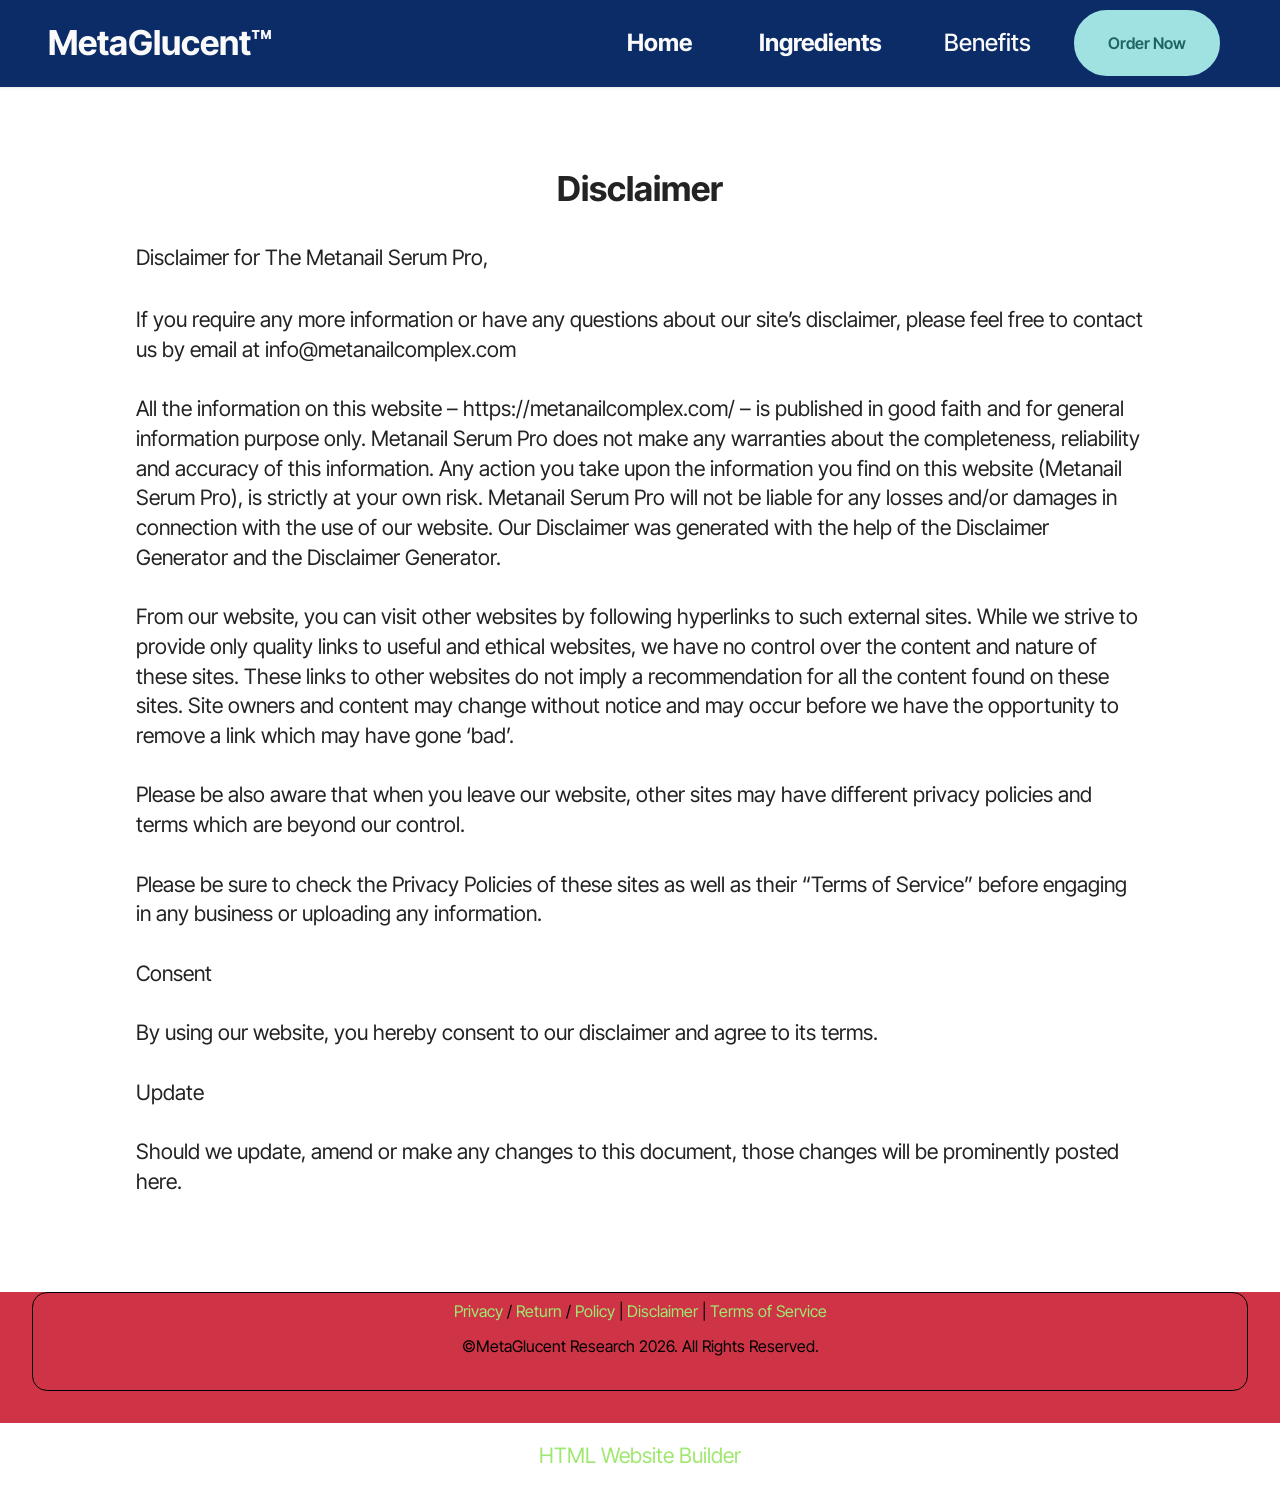
<file: disclaimer.html>
<!DOCTYPE html>
<html  lang="en">
<head>
  <!-- Site made with Mobirise Website Builder v6.1.12, https://mobirise.com -->
  <meta charset="UTF-8">
  <meta http-equiv="X-UA-Compatible" content="IE=edge">
  <meta name="generator" content="Mobirise v6.1.12, mobirise.com">
  <meta name="viewport" content="width=device-width, initial-scale=1, minimum-scale=1">
  <link rel="shortcut icon" href="assets/images/images.png" type="image/x-icon">
  <meta name="description" content="Disclaimer">
  
  
  <title>Disclaimer</title>
  <link rel="stylesheet" href="assets/bootstrap/css/bootstrap.min.css">
  <link rel="stylesheet" href="assets/dropdown/css/style.css">
  <link rel="stylesheet" href="assets/socicon/css/styles.css">
  <link rel="stylesheet" href="assets/theme/css/style.css">
  <link rel="preload" href="https://fonts.googleapis.com/css?family=Inter+Tight:100,200,300,400,500,600,700,800,900,100i,200i,300i,400i,500i,600i,700i,800i,900i&display=swap" as="style" onload="this.onload=null;this.rel='stylesheet'">
  <noscript><link rel="stylesheet" href="https://fonts.googleapis.com/css?family=Inter+Tight:100,200,300,400,500,600,700,800,900,100i,200i,300i,400i,500i,600i,700i,800i,900i&display=swap"></noscript>
  <link rel="preload" as="style" href="assets/mobirise/css/mbr-additional.css?v=nUI9V6"><link rel="stylesheet" href="assets/mobirise/css/mbr-additional.css?v=nUI9V6" type="text/css">

  
  
  
</head>
<body>
  
  <section data-bs-version="5.1" class="menu menu2 cid-vwCGoTfLS6" once="menu" id="menu2-1z">
    
    <nav class="navbar navbar-dropdown navbar-expand-lg">
        <div class="container">
            <div class="navbar-brand">
                
                <span class="navbar-caption-wrap"><a class="navbar-caption text-white display-2" href="index.html#content4-27">MetaGlucent™&nbsp;<br></a></span>
            </div>
            <button class="navbar-toggler" type="button" data-toggle="collapse" data-bs-toggle="collapse" data-target="#navbarSupportedContent" data-bs-target="#navbarSupportedContent" aria-controls="navbarNavAltMarkup" aria-expanded="false" aria-label="Toggle navigation">
                <div class="hamburger">
                    <span></span>
                    <span></span>
                    <span></span>
                    <span></span>
                </div>
            </button>
            <div class="collapse navbar-collapse" id="navbarSupportedContent">
                <ul class="navbar-nav nav-dropdown" data-app-modern-menu="true"><li class="nav-item"><a class="nav-link link text-white text-primary display-5" href="index.html#header3-1m"><strong>Home&nbsp;</strong><br></a></li>
                    <li class="nav-item"><a class="nav-link link text-white text-primary display-5" href="index.html"><strong>Ingredients</strong></a></li>
                    <li class="nav-item"><a class="nav-link link text-white text-primary display-5" href="index.html#header3-31">Benefits</a>
                    </li></ul>
                
                <div class="navbar-buttons mbr-section-btn"><a class="btn btn-warning display-4" href="https://mwebzuno.com/13523/3722/2/?">Order Now</a></div>
            </div>
        </div>
    </nav>
</section>

<section data-bs-version="5.1" class="content5 cid-v9iTd79zZ8" id="content5-1t">
    
    <div class="container">
        <div class="row justify-content-center">
            <div class="col-md-12 col-lg-10">
                <h3 class="mbr-section-title mbr-fonts-style mb-4 display-2">
                    <strong>Disclaimer</strong>
                </h3>
                <h4 class="mbr-section-subtitle mbr-fonts-style mb-4 display-7">Disclaimer for The Metanail Serum Pro,</h4>
                <p class="mbr-text mbr-fonts-style display-7">If you require any more information or have any questions about our site’s disclaimer, please feel free to contact us by email at info@metanailcomplex.com<br>
<br>All the information on this website – https://metanailcomplex.com/ – is published in good faith and for general information purpose only. Metanail Serum Pro does not make any warranties about the completeness, reliability and accuracy of this information. Any action you take upon the information you find on this website (Metanail Serum Pro), is strictly at your own risk. Metanail Serum Pro will not be liable for any losses and/or damages in connection with the use of our website. Our Disclaimer was generated with the help of the Disclaimer Generator and the Disclaimer Generator.
<br>
<br>From our website, you can visit other websites by following hyperlinks to such external sites. While we strive to provide only quality links to useful and ethical websites, we have no control over the content and nature of these sites. These links to other websites do not imply a recommendation for all the content found on these sites. Site owners and content may change without notice and may occur before we have the opportunity to remove a link which may have gone ‘bad’.
<br>
<br>Please be also aware that when you leave our website, other sites may have different privacy policies and terms which are beyond our control.
<br>
<br>Please be sure to check the Privacy Policies of these sites as well as their “Terms of Service” before engaging in any business or uploading any information.
<br>
<br>Consent
<br>
<br>By using our website, you hereby consent to our disclaimer and agree to its terms.
<br>
<br>Update
<br>
<br>Should we update, amend or make any changes to this document, those changes will be prominently posted here.</p>
            </div>
        </div>
    </div>
</section>

<section data-bs-version="5.1" class="footer3 cid-uSDDWmb6KM" once="footers" id="footer3-1s">

    

    

    <div class="container">
        <div class="media-container-row align-center mbr-white">
            
            
            <div class="JCB row row-copirayt">
            <p><a href="https://metaglucent.com/terms-of-privacy?src=yOj909O&aff_id=722&subid2=13523_sessid20261016035030684&subid=3722&hcid=1792122674062ry29qi3k" class="text-primary">Privacy</a> / <a href="https://metaglucent.com/returns?src=yOj909O&aff_id=722&subid2=13523_sessid20261016035030684&subid=3722&hcid=1792122674062ry29qi3k" class="text-primary">Return</a> / <a href="https://metaglucent.com/returns?src=yOj909O&aff_id=722&subid2=13523_sessid20261016035030684&subid=3722&hcid=1792122674062ry29qi3k" class="text-primary">Policy</a>&nbsp;| <a href="https://metaglucent.com/disclaimer?src=yOj909O&aff_id=722&subid2=13523_sessid20261016035030684&subid=3722&hcid=1792122674062ry29qi3k" class="text-primary">Disclaimer </a>| <a href="https://metaglucent.com/terms-of-service?src=yOj909O&aff_id=722&subid2=13523_sessid20261016035030684&subid=3722&hcid=1792122674062ry29qi3k" class="text-primary">Terms of Service</a><br></p>
            
            <p class="mbr-text mb-0 mbr-fonts-style mbr-white align-center display-4">©MetaGlucent Research 2026. All Rights Reserved.
<br>
<br></p>
                
                
            </div>
        </div>
    </div>
</section><section class="display-7" style="padding: 0;align-items: center;justify-content: center;flex-wrap: wrap;    align-content: center;display: flex;position: relative;height: 4rem;"><a href="https://mobiri.se/" style="flex: 1 1;height: 4rem;position: absolute;width: 100%;z-index: 1;"><img alt="" style="height: 4rem;" src="[data-uri]"></a><p style="margin: 0;text-align: center;" class="display-7">&#8204;</p><a style="z-index:1" href="https://mobirise.com/html-builder.html">HTML Website Builder</a></section><script src="assets/bootstrap/js/bootstrap.bundle.min.js"></script>  <script src="assets/smoothscroll/smooth-scroll.js"></script>  <script src="assets/ytplayer/index.js"></script>  <script src="assets/dropdown/js/navbar-dropdown.js"></script>  <script src="assets/theme/js/script.js"></script>  
  
  
</body>
</html>
</file>
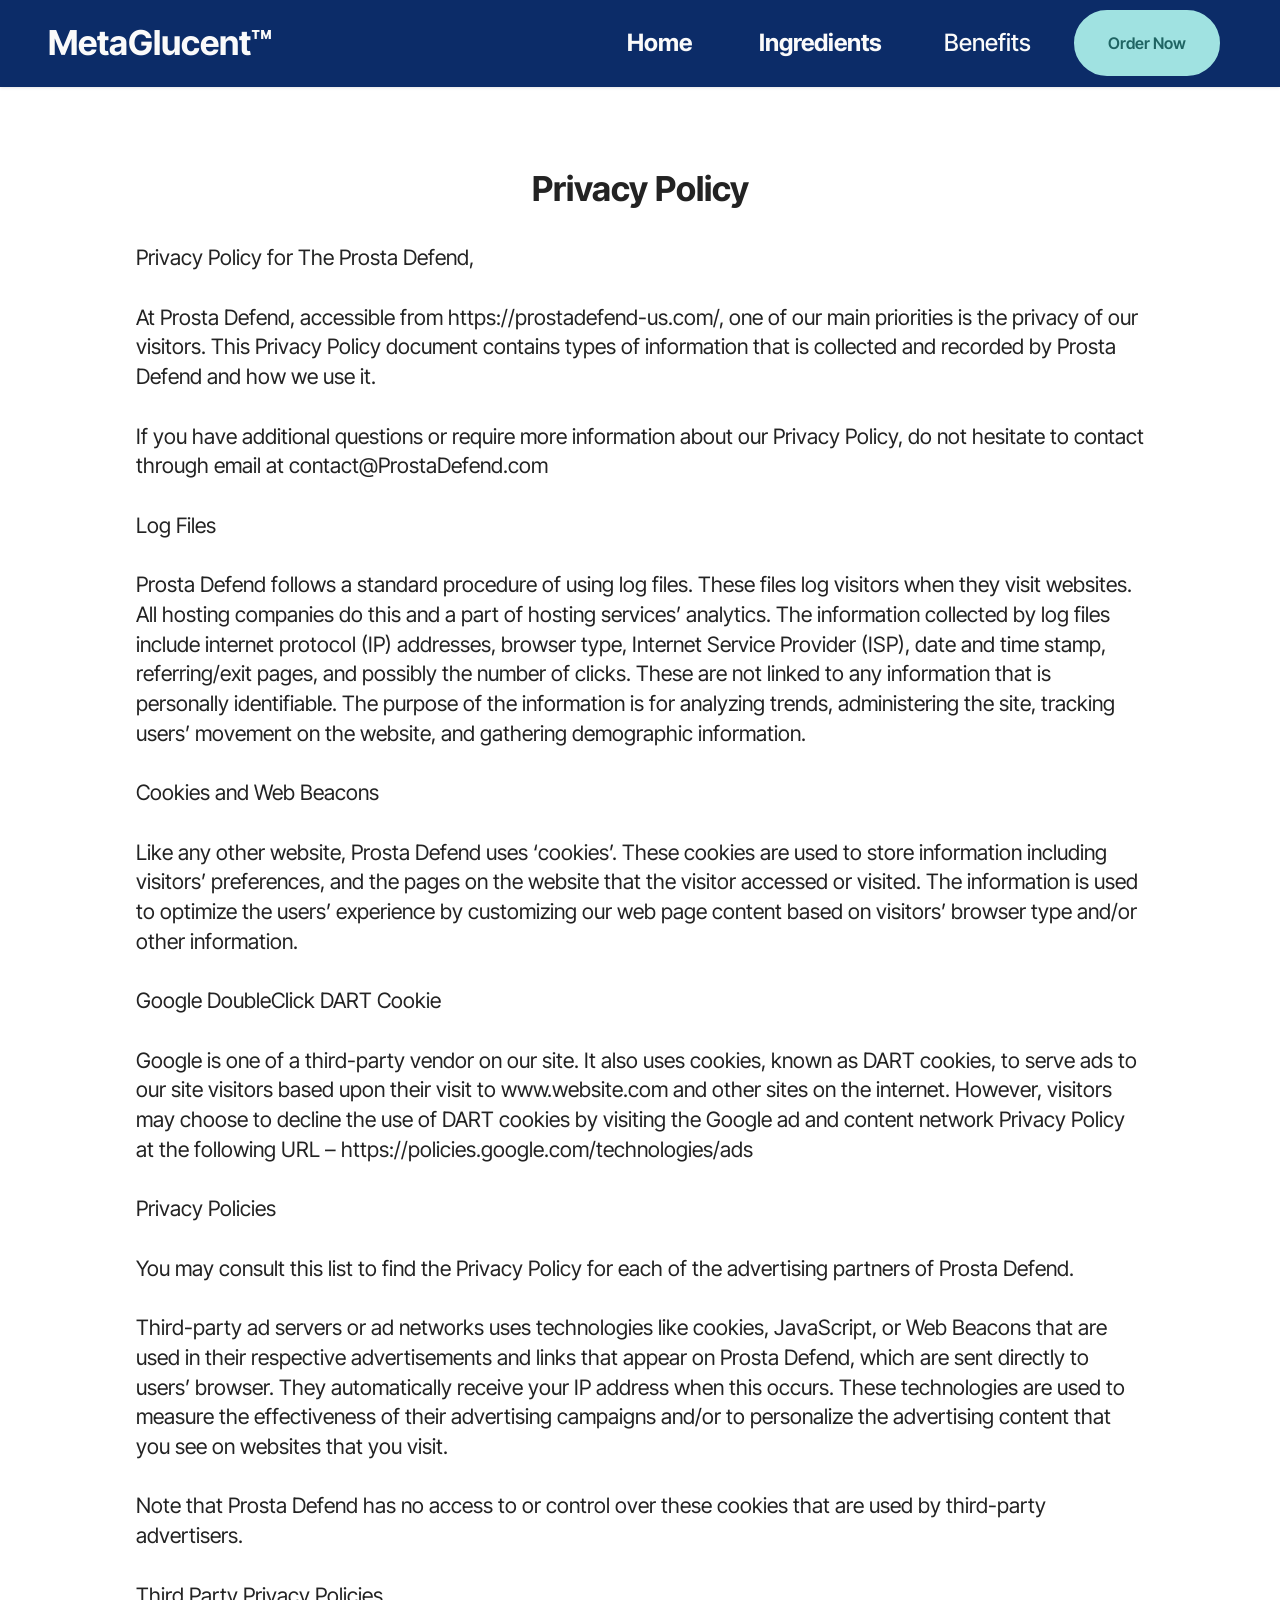
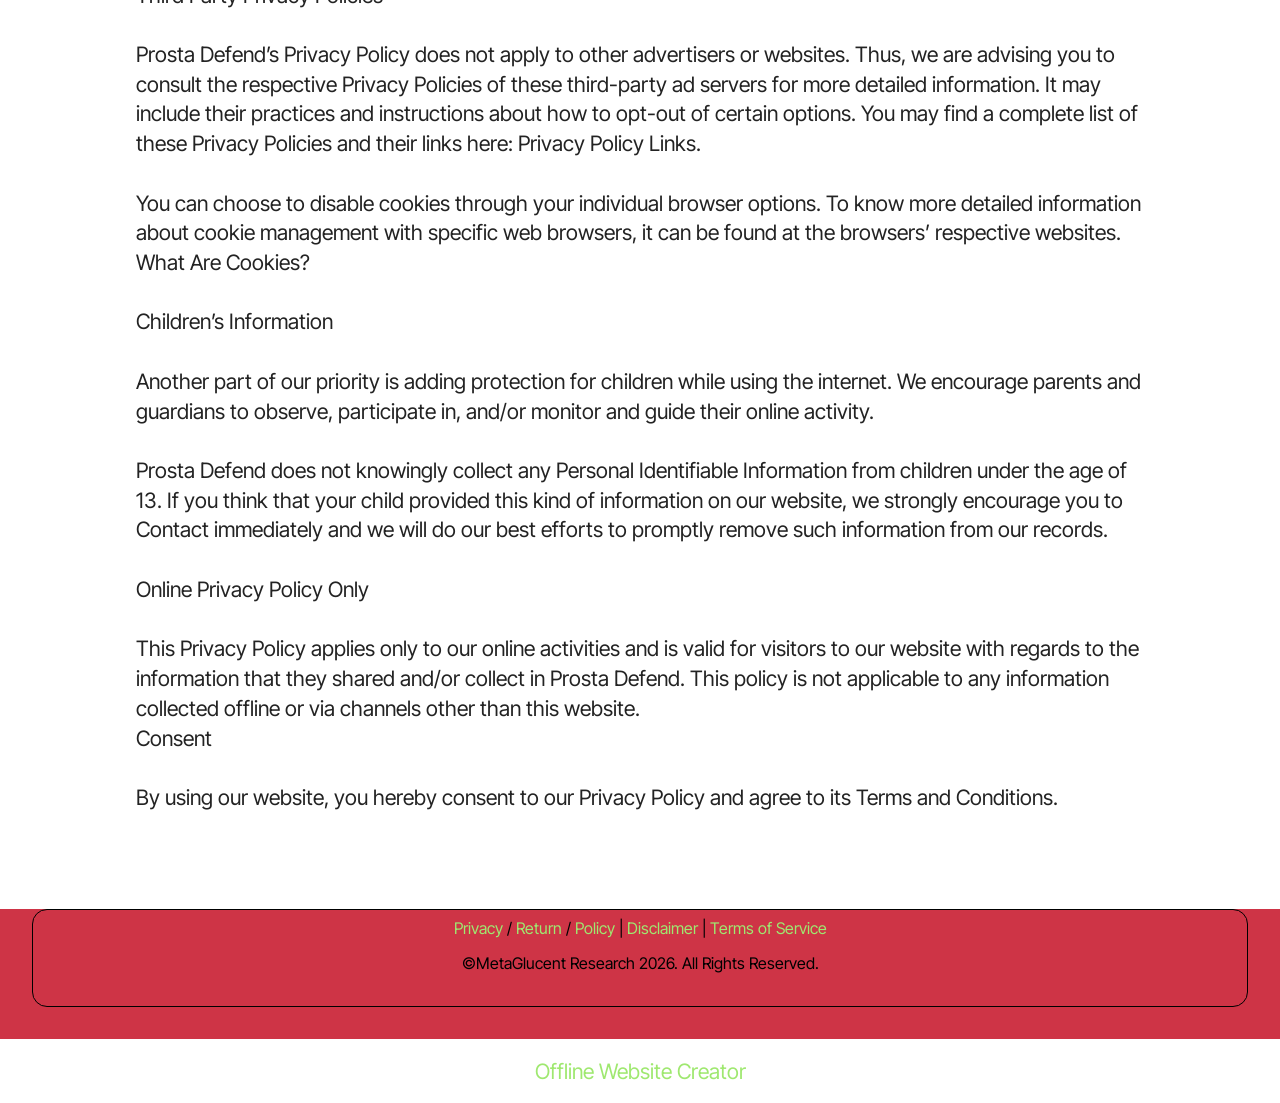
<file: privacy-policy.html>
<!DOCTYPE html>
<html  lang="en">
<head>
  <!-- Site made with Mobirise Website Builder v6.1.12, https://mobirise.com -->
  <meta charset="UTF-8">
  <meta http-equiv="X-UA-Compatible" content="IE=edge">
  <meta name="generator" content="Mobirise v6.1.12, mobirise.com">
  <meta name="viewport" content="width=device-width, initial-scale=1, minimum-scale=1">
  <link rel="shortcut icon" href="assets/images/images.png" type="image/x-icon">
  <meta name="description" content="Privacy Policy">
  
  
  <title>Privacy Policy</title>
  <link rel="stylesheet" href="assets/bootstrap/css/bootstrap.min.css">
  <link rel="stylesheet" href="assets/dropdown/css/style.css">
  <link rel="stylesheet" href="assets/socicon/css/styles.css">
  <link rel="stylesheet" href="assets/theme/css/style.css">
  <link rel="preload" href="https://fonts.googleapis.com/css?family=Inter+Tight:100,200,300,400,500,600,700,800,900,100i,200i,300i,400i,500i,600i,700i,800i,900i&display=swap" as="style" onload="this.onload=null;this.rel='stylesheet'">
  <noscript><link rel="stylesheet" href="https://fonts.googleapis.com/css?family=Inter+Tight:100,200,300,400,500,600,700,800,900,100i,200i,300i,400i,500i,600i,700i,800i,900i&display=swap"></noscript>
  <link rel="preload" as="style" href="assets/mobirise/css/mbr-additional.css?v=Hxc8Ac"><link rel="stylesheet" href="assets/mobirise/css/mbr-additional.css?v=Hxc8Ac" type="text/css">

  
  
  
</head>
<body>
  
  <section data-bs-version="5.1" class="menu menu2 cid-vwCGoTfLS6" once="menu" id="menu2-1z">
    
    <nav class="navbar navbar-dropdown navbar-expand-lg">
        <div class="container">
            <div class="navbar-brand">
                
                <span class="navbar-caption-wrap"><a class="navbar-caption text-white display-2" href="index.html#content4-27">MetaGlucent™&nbsp;<br></a></span>
            </div>
            <button class="navbar-toggler" type="button" data-toggle="collapse" data-bs-toggle="collapse" data-target="#navbarSupportedContent" data-bs-target="#navbarSupportedContent" aria-controls="navbarNavAltMarkup" aria-expanded="false" aria-label="Toggle navigation">
                <div class="hamburger">
                    <span></span>
                    <span></span>
                    <span></span>
                    <span></span>
                </div>
            </button>
            <div class="collapse navbar-collapse" id="navbarSupportedContent">
                <ul class="navbar-nav nav-dropdown" data-app-modern-menu="true"><li class="nav-item"><a class="nav-link link text-white text-primary display-5" href="index.html#header3-1m"><strong>Home&nbsp;</strong><br></a></li>
                    <li class="nav-item"><a class="nav-link link text-white text-primary display-5" href="index.html"><strong>Ingredients</strong></a></li>
                    <li class="nav-item"><a class="nav-link link text-white text-primary display-5" href="index.html#header3-31">Benefits</a>
                    </li></ul>
                
                <div class="navbar-buttons mbr-section-btn"><a class="btn btn-warning display-4" href="https://mwebzuno.com/13523/3722/2/?">Order Now</a></div>
            </div>
        </div>
    </nav>
</section>

<section data-bs-version="5.1" class="content5 cid-v9iSN8Kppa" id="content5-1r">
    
    <div class="container">
        <div class="row justify-content-center">
            <div class="col-md-12 col-lg-10">
                <h3 class="mbr-section-title mbr-fonts-style mb-4 display-2"><strong>Privacy Policy</strong></h3>
                
                <p class="mbr-text mbr-fonts-style display-7">Privacy Policy for The Prosta Defend,
<br>
<br>At Prosta Defend, accessible from https://prostadefend-us.com/, one of our main priorities is the privacy of our visitors. This Privacy Policy document contains types of information that is collected and recorded by Prosta Defend and how we use it.
<br>
<br>If you have additional questions or require more information about our Privacy Policy, do not hesitate to contact through email at contact@ProstaDefend.com
<br>
<br>Log Files
<br>
<br>Prosta Defend follows a standard procedure of using log files. These files log visitors when they visit websites. All hosting companies do this and a part of hosting services’ analytics. The information collected by log files include internet protocol (IP) addresses, browser type, Internet Service Provider (ISP), date and time stamp, referring/exit pages, and possibly the number of clicks. These are not linked to any information that is personally identifiable. The purpose of the information is for analyzing trends, administering the site, tracking users’ movement on the website, and gathering demographic information.
<br>
<br>Cookies and Web Beacons
<br>
<br>Like any other website, Prosta Defend uses ‘cookies’. These cookies are used to store information including visitors’ preferences, and the pages on the website that the visitor accessed or visited. The information is used to optimize the users’ experience by customizing our web page content based on visitors’ browser type and/or other information.
<br>
<br>Google DoubleClick DART Cookie
<br>
<br>Google is one of a third-party vendor on our site. It also uses cookies, known as DART cookies, to serve ads to our site visitors based upon their visit to www.website.com and other sites on the internet. However, visitors may choose to decline the use of DART cookies by visiting the Google ad and content network Privacy Policy at the following URL – https://policies.google.com/technologies/ads
<br>
<br>Privacy Policies
<br>
<br>You may consult this list to find the Privacy Policy for each of the advertising partners of Prosta Defend.
<br>
<br>Third-party ad servers or ad networks uses technologies like cookies, JavaScript, or Web Beacons that are used in their respective advertisements and links that appear on Prosta Defend, which are sent directly to users’ browser. They automatically receive your IP address when this occurs. These technologies are used to measure the effectiveness of their advertising campaigns and/or to personalize the advertising content that you see on websites that you visit.
<br>
<br>Note that Prosta Defend has no access to or control over these cookies that are used by third-party advertisers.
<br>
<br>Third Party Privacy Policies
<br>
<br>Prosta Defend’s Privacy Policy does not apply to other advertisers or websites. Thus, we are advising you to consult the respective Privacy Policies of these third-party ad servers for more detailed information. It may include their practices and instructions about how to opt-out of certain options. You may find a complete list of these Privacy Policies and their links here: Privacy Policy Links.
<br>
<br>You can choose to disable cookies through your individual browser options. To know more detailed information about cookie management with specific web browsers, it can be found at the browsers’ respective websites. What Are Cookies?
<br>
<br>Children’s Information
<br>
<br>Another part of our priority is adding protection for children while using the internet. We encourage parents and guardians to observe, participate in, and/or monitor and guide their online activity.
<br>
<br>Prosta Defend does not knowingly collect any Personal Identifiable Information from children under the age of 13. If you think that your child provided this kind of information on our website, we strongly encourage you to Contact immediately and we will do our best efforts to promptly remove such information from our records.
<br>
<br>Online Privacy Policy Only
<br>
<br>This Privacy Policy applies only to our online activities and is valid for visitors to our website with regards to the information that they shared and/or collect in Prosta Defend. This policy is not applicable to any information collected offline or via channels other than this website.
<br>Consent
<br>
<br>By using our website, you hereby consent to our Privacy Policy and agree to its Terms and Conditions.</p>
            </div>
        </div>
    </div>
</section>

<section data-bs-version="5.1" class="footer3 cid-uSDDWmb6KM" once="footers" id="footer3-1q">

    

    

    <div class="container">
        <div class="media-container-row align-center mbr-white">
            
            
            <div class="JCB row row-copirayt">
            <p><a href="https://metaglucent.com/terms-of-privacy?src=yOj909O&aff_id=722&subid2=13523_sessid20261016035030684&subid=3722&hcid=1792122674062ry29qi3k" class="text-primary">Privacy</a> / <a href="https://metaglucent.com/returns?src=yOj909O&aff_id=722&subid2=13523_sessid20261016035030684&subid=3722&hcid=1792122674062ry29qi3k" class="text-primary">Return</a> / <a href="https://metaglucent.com/returns?src=yOj909O&aff_id=722&subid2=13523_sessid20261016035030684&subid=3722&hcid=1792122674062ry29qi3k" class="text-primary">Policy</a>&nbsp;| <a href="https://metaglucent.com/disclaimer?src=yOj909O&aff_id=722&subid2=13523_sessid20261016035030684&subid=3722&hcid=1792122674062ry29qi3k" class="text-primary">Disclaimer </a>| <a href="https://metaglucent.com/terms-of-service?src=yOj909O&aff_id=722&subid2=13523_sessid20261016035030684&subid=3722&hcid=1792122674062ry29qi3k" class="text-primary">Terms of Service</a><br></p>
            
            <p class="mbr-text mb-0 mbr-fonts-style mbr-white align-center display-4">©MetaGlucent Research 2026. All Rights Reserved.
<br>
<br></p>
                
                
            </div>
        </div>
    </div>
</section><section class="display-7" style="padding: 0;align-items: center;justify-content: center;flex-wrap: wrap;    align-content: center;display: flex;position: relative;height: 4rem;"><a href="https://mobiri.se/" style="flex: 1 1;height: 4rem;position: absolute;width: 100%;z-index: 1;"><img alt="" style="height: 4rem;" src="[data-uri]"></a><p style="margin: 0;text-align: center;" class="display-7">&#8204;</p><a style="z-index:1" href="https://mobirise.com/offline-website-builder.html">Offline Website Creator</a></section><script src="assets/bootstrap/js/bootstrap.bundle.min.js"></script>  <script src="assets/smoothscroll/smooth-scroll.js"></script>  <script src="assets/ytplayer/index.js"></script>  <script src="assets/dropdown/js/navbar-dropdown.js"></script>  <script src="assets/theme/js/script.js"></script>  
  
  
</body>
</html>
</file>
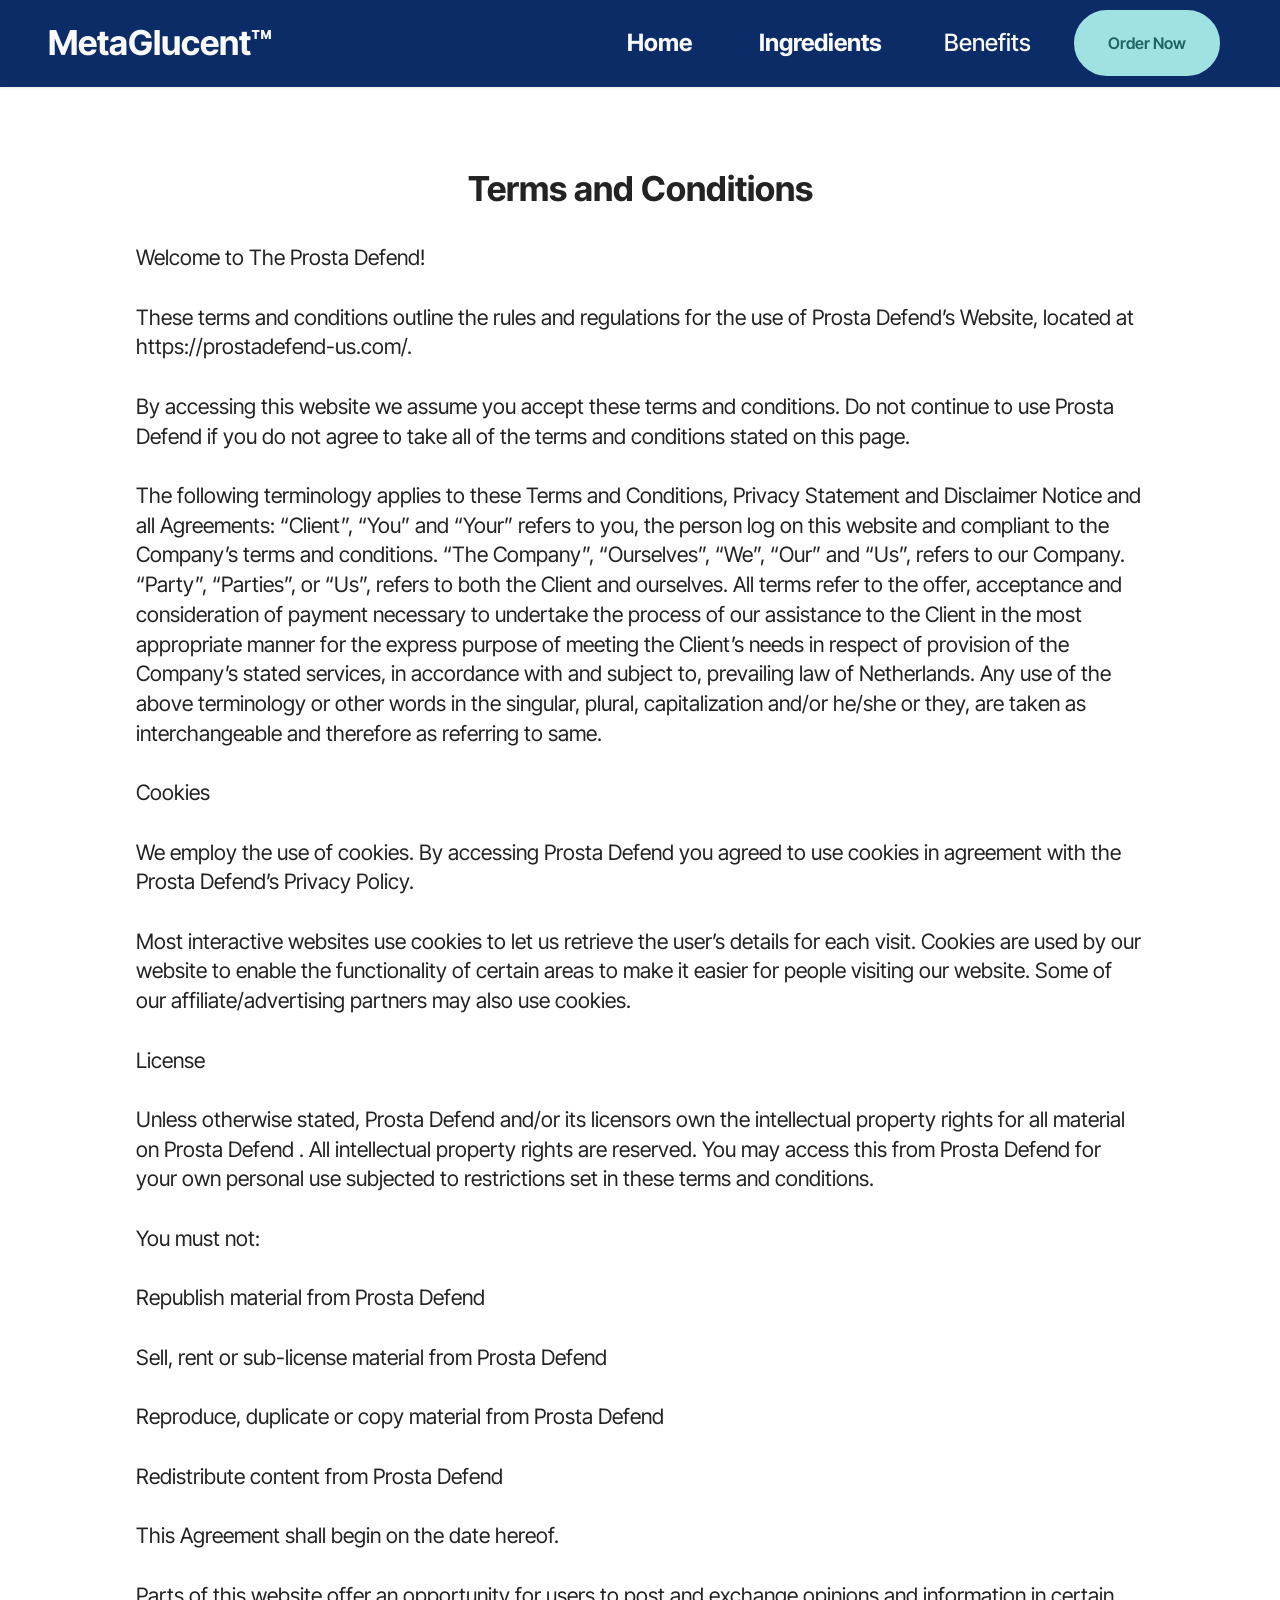
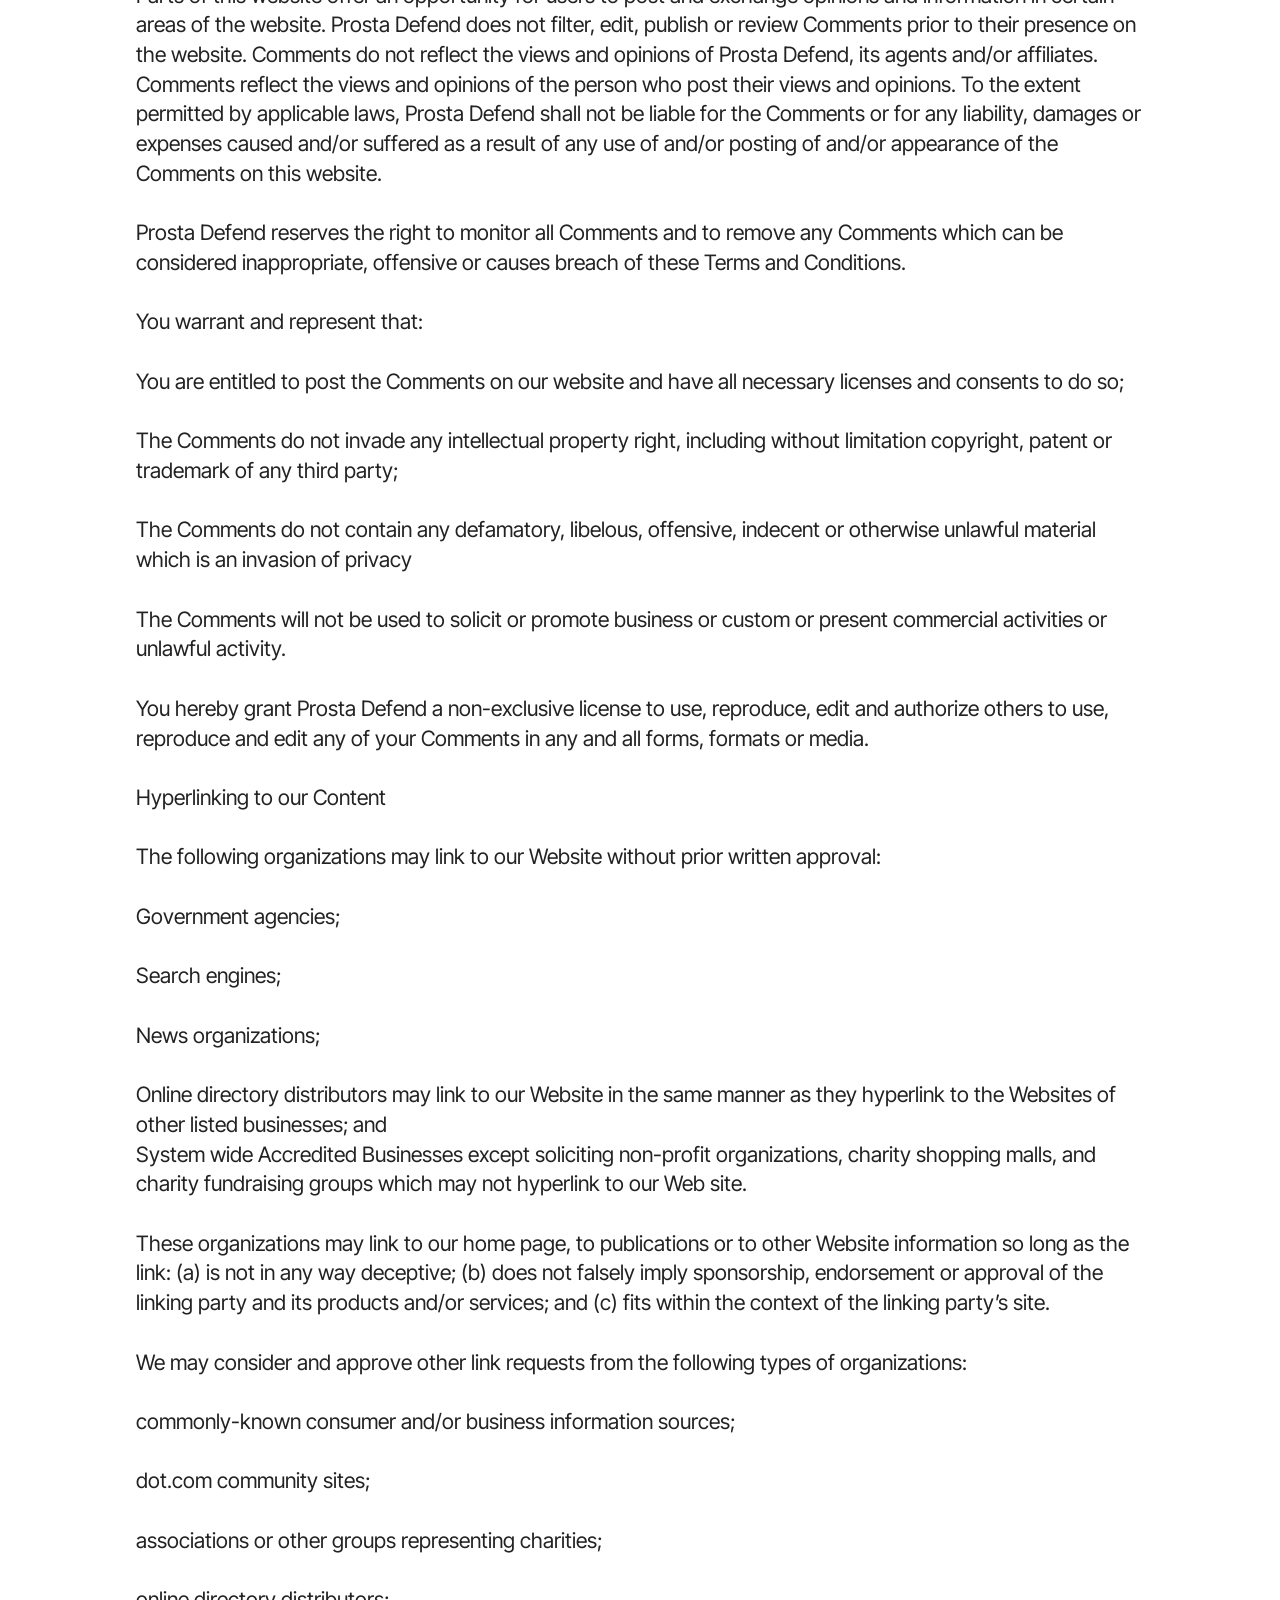
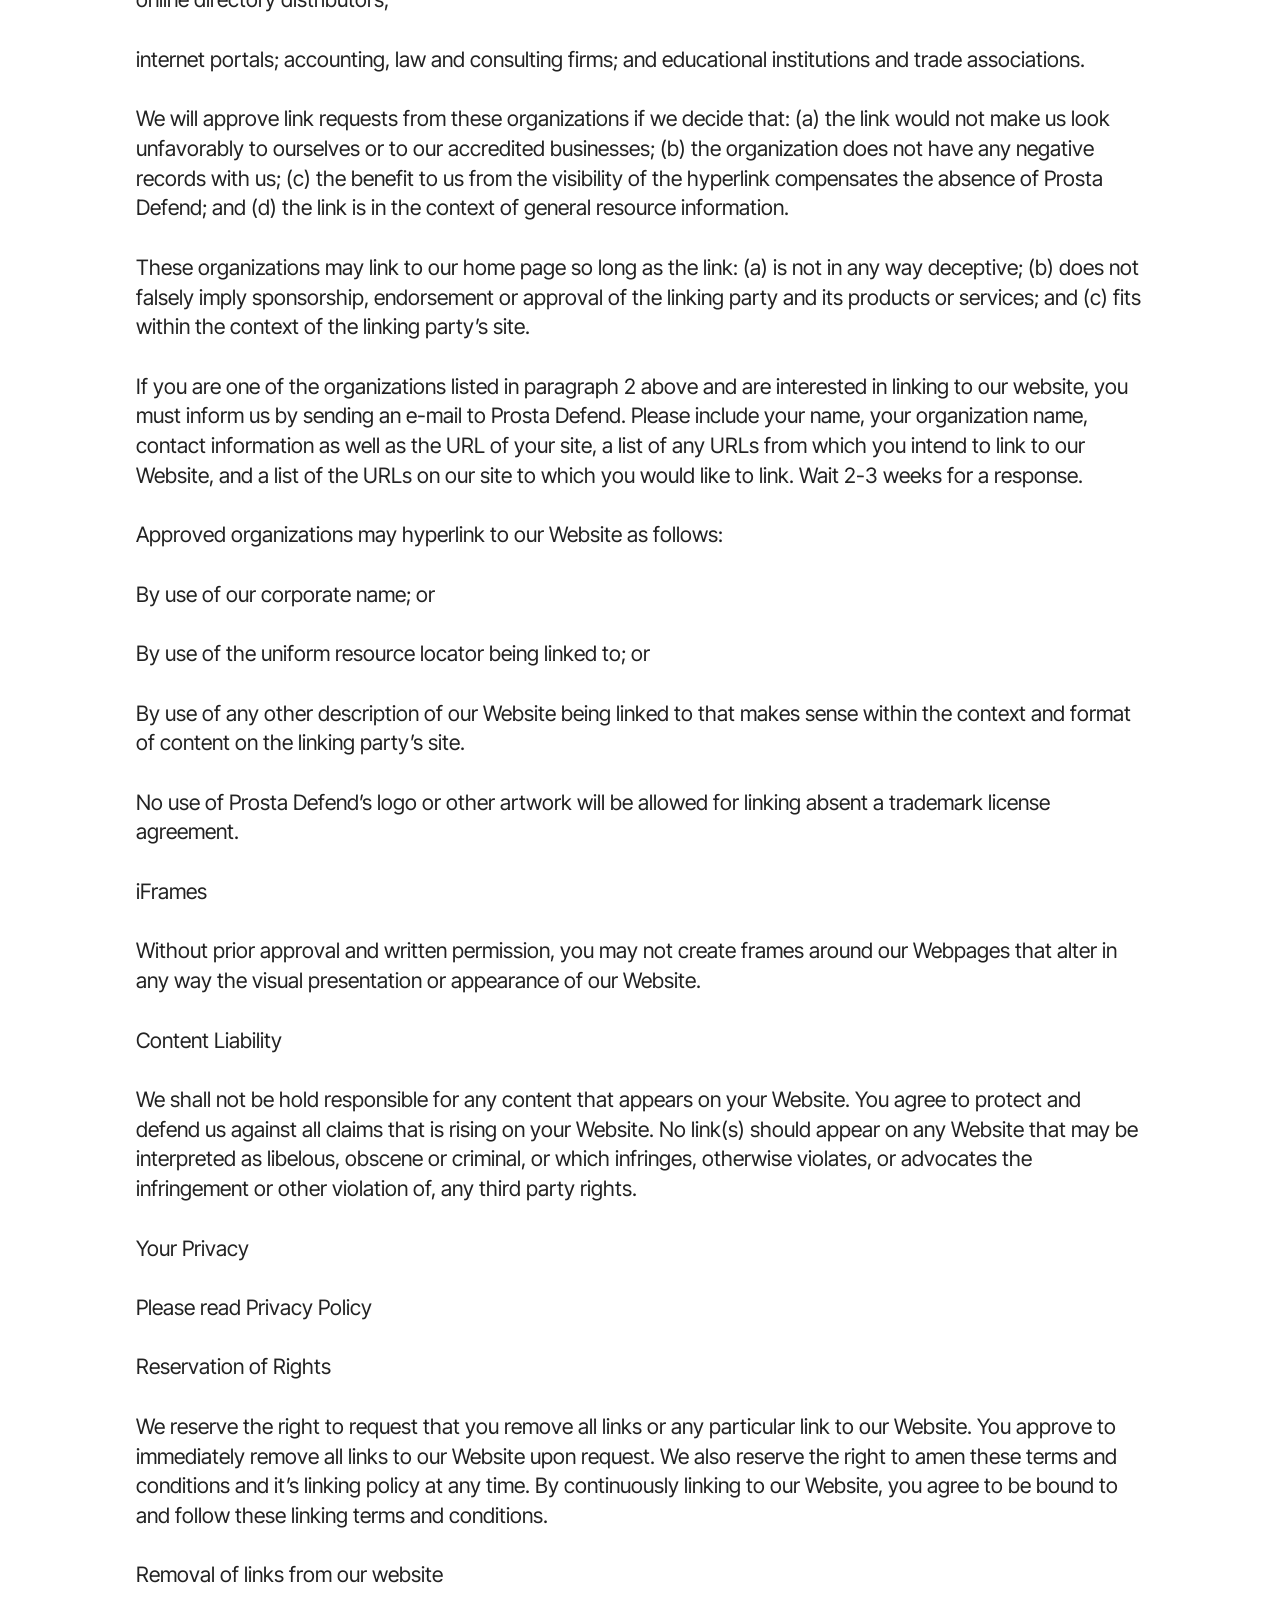
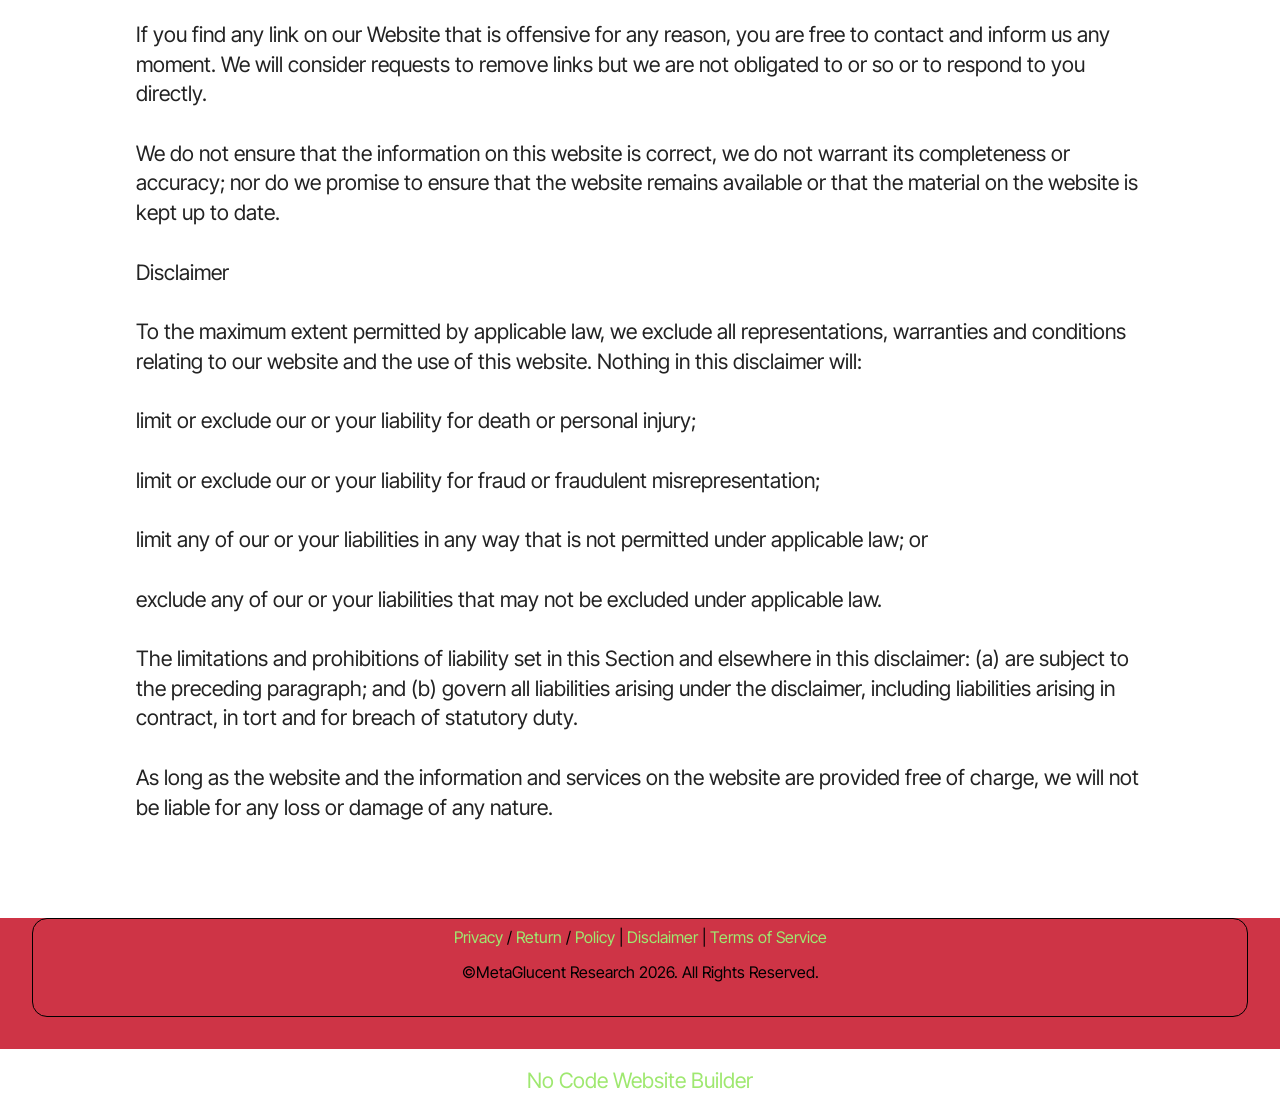
<file: terms.html>
<!DOCTYPE html>
<html  lang="en">
<head>
  <!-- Site made with Mobirise Website Builder v6.1.12, https://mobirise.com -->
  <meta charset="UTF-8">
  <meta http-equiv="X-UA-Compatible" content="IE=edge">
  <meta name="generator" content="Mobirise v6.1.12, mobirise.com">
  <meta name="viewport" content="width=device-width, initial-scale=1, minimum-scale=1">
  <link rel="shortcut icon" href="assets/images/images.png" type="image/x-icon">
  <meta name="description" content="Terms and Conditions">
  
  
  <title>Terms and Conditions</title>
  <link rel="stylesheet" href="assets/bootstrap/css/bootstrap.min.css">
  <link rel="stylesheet" href="assets/dropdown/css/style.css">
  <link rel="stylesheet" href="assets/socicon/css/styles.css">
  <link rel="stylesheet" href="assets/theme/css/style.css">
  <link rel="preload" href="https://fonts.googleapis.com/css?family=Inter+Tight:100,200,300,400,500,600,700,800,900,100i,200i,300i,400i,500i,600i,700i,800i,900i&display=swap" as="style" onload="this.onload=null;this.rel='stylesheet'">
  <noscript><link rel="stylesheet" href="https://fonts.googleapis.com/css?family=Inter+Tight:100,200,300,400,500,600,700,800,900,100i,200i,300i,400i,500i,600i,700i,800i,900i&display=swap"></noscript>
  <link rel="preload" as="style" href="assets/mobirise/css/mbr-additional.css?v=qBpxMC"><link rel="stylesheet" href="assets/mobirise/css/mbr-additional.css?v=qBpxMC" type="text/css">

  
  
  
</head>
<body>
  
  <section data-bs-version="5.1" class="menu menu2 cid-vwCGoTfLS6" once="menu" id="menu2-1z">
    
    <nav class="navbar navbar-dropdown navbar-expand-lg">
        <div class="container">
            <div class="navbar-brand">
                
                <span class="navbar-caption-wrap"><a class="navbar-caption text-white display-2" href="index.html#content4-27">MetaGlucent™&nbsp;<br></a></span>
            </div>
            <button class="navbar-toggler" type="button" data-toggle="collapse" data-bs-toggle="collapse" data-target="#navbarSupportedContent" data-bs-target="#navbarSupportedContent" aria-controls="navbarNavAltMarkup" aria-expanded="false" aria-label="Toggle navigation">
                <div class="hamburger">
                    <span></span>
                    <span></span>
                    <span></span>
                    <span></span>
                </div>
            </button>
            <div class="collapse navbar-collapse" id="navbarSupportedContent">
                <ul class="navbar-nav nav-dropdown" data-app-modern-menu="true"><li class="nav-item"><a class="nav-link link text-white text-primary display-5" href="index.html#header3-1m"><strong>Home&nbsp;</strong><br></a></li>
                    <li class="nav-item"><a class="nav-link link text-white text-primary display-5" href="index.html"><strong>Ingredients</strong></a></li>
                    <li class="nav-item"><a class="nav-link link text-white text-primary display-5" href="index.html#header3-31">Benefits</a>
                    </li></ul>
                
                <div class="navbar-buttons mbr-section-btn"><a class="btn btn-warning display-4" href="https://mwebzuno.com/13523/3722/2/?">Order Now</a></div>
            </div>
        </div>
    </nav>
</section>

<section data-bs-version="5.1" class="content5 cid-v9iRNTFE0Z" id="content5-1p">
    
    <div class="container">
        <div class="row justify-content-center">
            <div class="col-md-12 col-lg-10">
                <h3 class="mbr-section-title mbr-fonts-style mb-4 display-2"><strong>Terms and Conditions</strong></h3>
                
                <p class="mbr-text mbr-fonts-style display-7">Welcome to The Prosta Defend!
<br>
<br>These terms and conditions outline the rules and regulations for the use of Prosta Defend’s Website, located at https://prostadefend-us.com/.
<br>
<br>By accessing this website we assume you accept these terms and conditions. Do not continue to use Prosta Defend if you do not agree to take all of the terms and conditions stated on this page.
<br>
<br>The following terminology applies to these Terms and Conditions, Privacy Statement and Disclaimer Notice and all Agreements: “Client”, “You” and “Your” refers to you, the person log on this website and compliant to the Company’s terms and conditions. “The Company”, “Ourselves”, “We”, “Our” and “Us”, refers to our Company. “Party”, “Parties”, or “Us”, refers to both the Client and ourselves. All terms refer to the offer, acceptance and consideration of payment necessary to undertake the process of our assistance to the Client in the most appropriate manner for the express purpose of meeting the Client’s needs in respect of provision of the Company’s stated services, in accordance with and subject to, prevailing law of Netherlands. Any use of the above terminology or other words in the singular, plural, capitalization and/or he/she or they, are taken as interchangeable and therefore as referring to same.
<br>
<br>Cookies
<br>
<br>We employ the use of cookies. By accessing Prosta Defend you agreed to use cookies in agreement with the Prosta Defend’s Privacy Policy.
<br>
<br>Most interactive websites use cookies to let us retrieve the user’s details for each visit. Cookies are used by our website to enable the functionality of certain areas to make it easier for people visiting our website. Some of our affiliate/advertising partners may also use cookies.
<br>
<br>License
<br>
<br>Unless otherwise stated, Prosta Defend and/or its licensors own the intellectual property rights for all material on Prosta Defend . All intellectual property rights are reserved. You may access this from Prosta Defend for your own personal use subjected to restrictions set in these terms and conditions.
<br>
<br>You must not:
<br>
<br>Republish material from Prosta Defend
<br>
<br>Sell, rent or sub-license material from Prosta Defend
<br>
<br>Reproduce, duplicate or copy material from Prosta Defend
<br>
<br>Redistribute content from Prosta Defend
<br>
<br>This Agreement shall begin on the date hereof.
<br>
<br>Parts of this website offer an opportunity for users to post and exchange opinions and information in certain areas of the website. Prosta Defend does not filter, edit, publish or review Comments prior to their presence on the website. Comments do not reflect the views and opinions of Prosta Defend, its agents and/or affiliates. Comments reflect the views and opinions of the person who post their views and opinions. To the extent permitted by applicable laws, Prosta Defend shall not be liable for the Comments or for any liability, damages or expenses caused and/or suffered as a result of any use of and/or posting of and/or appearance of the Comments on this website.
<br>
<br>Prosta Defend reserves the right to monitor all Comments and to remove any Comments which can be considered inappropriate, offensive or causes breach of these Terms and Conditions.
<br>
<br>You warrant and represent that:
<br>
<br>You are entitled to post the Comments on our website and have all necessary licenses and consents to do so;
<br>
<br>The Comments do not invade any intellectual property right, including without limitation copyright, patent or trademark of any third party;
<br>
<br>The Comments do not contain any defamatory, libelous, offensive, indecent or otherwise unlawful material which is an invasion of privacy
<br>
<br>The Comments will not be used to solicit or promote business or custom or present commercial activities or unlawful activity.
<br>
<br>You hereby grant Prosta Defend a non-exclusive license to use, reproduce, edit and authorize others to use, reproduce and edit any of your Comments in any and all forms, formats or media.
<br>
<br>Hyperlinking to our Content
<br>
<br>The following organizations may link to our Website without prior written approval:
<br>
<br>Government agencies;
<br>
<br>Search engines;
<br>
<br>News organizations;
<br>
<br>Online directory distributors may link to our Website in the same manner as they hyperlink to the Websites of other listed businesses; and
<br>System wide Accredited Businesses except soliciting non-profit organizations, charity shopping malls, and charity fundraising groups which may not hyperlink to our Web site.
<br>
<br>These organizations may link to our home page, to publications or to other Website information so long as the link: (a) is not in any way deceptive; (b) does not falsely imply sponsorship, endorsement or approval of the linking party and its products and/or services; and (c) fits within the context of the linking party’s site.
<br>
<br>We may consider and approve other link requests from the following types of organizations:
<br>
<br>commonly-known consumer and/or business information sources;
<br>
<br>dot.com community sites;
<br>
<br>associations or other groups representing charities;
<br>
<br>online directory distributors;
<br>
<br>internet portals; accounting, law and consulting firms; and educational institutions and trade associations.
<br>
<br>We will approve link requests from these organizations if we decide that: (a) the link would not make us look unfavorably to ourselves or to our accredited businesses; (b) the organization does not have any negative records with us; (c) the benefit to us from the visibility of the hyperlink compensates the absence of Prosta Defend; and (d) the link is in the context of general resource information.
<br>
<br>These organizations may link to our home page so long as the link: (a) is not in any way deceptive; (b) does not falsely imply sponsorship, endorsement or approval of the linking party and its products or services; and (c) fits within the context of the linking party’s site.
<br>
<br>If you are one of the organizations listed in paragraph 2 above and are interested in linking to our website, you must inform us by sending an e-mail to Prosta Defend. Please include your name, your organization name, contact information as well as the URL of your site, a list of any URLs from which you intend to link to our Website, and a list of the URLs on our site to which you would like to link. Wait 2-3 weeks for a response.
<br>
<br>Approved organizations may hyperlink to our Website as follows:
<br>
<br>By use of our corporate name; or
<br>
<br>By use of the uniform resource locator being linked to; or
<br>
<br>By use of any other description of our Website being linked to that makes sense within the context and format of content on the linking party’s site.
<br>
<br>No use of Prosta Defend’s logo or other artwork will be allowed for linking absent a trademark license agreement.
<br>
<br>iFrames
<br>
<br>Without prior approval and written permission, you may not create frames around our Webpages that alter in any way the visual presentation or appearance of our Website.
<br>
<br>Content Liability
<br>
<br>We shall not be hold responsible for any content that appears on your Website. You agree to protect and defend us against all claims that is rising on your Website. No link(s) should appear on any Website that may be interpreted as libelous, obscene or criminal, or which infringes, otherwise violates, or advocates the infringement or other violation of, any third party rights.
<br>
<br>Your Privacy
<br>
<br>Please read Privacy Policy
<br>
<br>Reservation of Rights
<br>
<br>We reserve the right to request that you remove all links or any particular link to our Website. You approve to immediately remove all links to our Website upon request. We also reserve the right to amen these terms and conditions and it’s linking policy at any time. By continuously linking to our Website, you agree to be bound to and follow these linking terms and conditions.
<br>
<br>Removal of links from our website
<br>
<br>If you find any link on our Website that is offensive for any reason, you are free to contact and inform us any moment. We will consider requests to remove links but we are not obligated to or so or to respond to you directly.
<br>
<br>We do not ensure that the information on this website is correct, we do not warrant its completeness or accuracy; nor do we promise to ensure that the website remains available or that the material on the website is kept up to date.
<br>
<br>Disclaimer
<br>
<br>To the maximum extent permitted by applicable law, we exclude all representations, warranties and conditions relating to our website and the use of this website. Nothing in this disclaimer will:
<br>
<br>limit or exclude our or your liability for death or personal injury;
<br>
<br>limit or exclude our or your liability for fraud or fraudulent misrepresentation;
<br>
<br>limit any of our or your liabilities in any way that is not permitted under applicable law; or
<br>
<br>exclude any of our or your liabilities that may not be excluded under applicable law.
<br>
<br>The limitations and prohibitions of liability set in this Section and elsewhere in this disclaimer: (a) are subject to the preceding paragraph; and (b) govern all liabilities arising under the disclaimer, including liabilities arising in contract, in tort and for breach of statutory duty.
<br>
<br>As long as the website and the information and services on the website are provided free of charge, we will not be liable for any loss or damage of any nature.</p>
            </div>
        </div>
    </div>
</section>

<section data-bs-version="5.1" class="footer3 cid-uSDDWmb6KM" once="footers" id="footer3-1o">

    

    

    <div class="container">
        <div class="media-container-row align-center mbr-white">
            
            
            <div class="JCB row row-copirayt">
            <p><a href="https://metaglucent.com/terms-of-privacy?src=yOj909O&aff_id=722&subid2=13523_sessid20261016035030684&subid=3722&hcid=1792122674062ry29qi3k" class="text-primary">Privacy</a> / <a href="https://metaglucent.com/returns?src=yOj909O&aff_id=722&subid2=13523_sessid20261016035030684&subid=3722&hcid=1792122674062ry29qi3k" class="text-primary">Return</a> / <a href="https://metaglucent.com/returns?src=yOj909O&aff_id=722&subid2=13523_sessid20261016035030684&subid=3722&hcid=1792122674062ry29qi3k" class="text-primary">Policy</a>&nbsp;| <a href="https://metaglucent.com/disclaimer?src=yOj909O&aff_id=722&subid2=13523_sessid20261016035030684&subid=3722&hcid=1792122674062ry29qi3k" class="text-primary">Disclaimer </a>| <a href="https://metaglucent.com/terms-of-service?src=yOj909O&aff_id=722&subid2=13523_sessid20261016035030684&subid=3722&hcid=1792122674062ry29qi3k" class="text-primary">Terms of Service</a><br></p>
            
            <p class="mbr-text mb-0 mbr-fonts-style mbr-white align-center display-4">©MetaGlucent Research 2026. All Rights Reserved.
<br>
<br></p>
                
                
            </div>
        </div>
    </div>
</section><section class="display-7" style="padding: 0;align-items: center;justify-content: center;flex-wrap: wrap;    align-content: center;display: flex;position: relative;height: 4rem;"><a href="https://mobiri.se/" style="flex: 1 1;height: 4rem;position: absolute;width: 100%;z-index: 1;"><img alt="" style="height: 4rem;" src="[data-uri]"></a><p style="margin: 0;text-align: center;" class="display-7">&#8204;</p><a style="z-index:1" href="https://mobirise.com/builder/no-code-website-builder.html">No Code Website Builder</a></section><script src="assets/bootstrap/js/bootstrap.bundle.min.js"></script>  <script src="assets/smoothscroll/smooth-scroll.js"></script>  <script src="assets/ytplayer/index.js"></script>  <script src="assets/dropdown/js/navbar-dropdown.js"></script>  <script src="assets/theme/js/script.js"></script>  
  
  
</body>
</html>
</file>
<file: assets/web/assets/mobirise-icons2/mobirise2.css>
@font-face {
  font-family: 'Moririse2';
  font-display: swap;
  src:  url('mobirise2.eot?f2bix4');
  src:  url('mobirise2.eot?f2bix4#iefix') format('embedded-opentype'),
    url('mobirise2.woff2?f2bix4') format('woff2'),
    url('mobirise2.woff?f2bix4') format('woff'),
    url('mobirise2.ttf?f2bix4') format('truetype'),
    url('mobirise2.svg?f2bix4#mobirise2') format('svg');
  font-weight: normal;
  font-style: normal;
}

[class^="mobi-"], [class*=" mobi-"] {
  /* use !important to prevent issues with browser extensions that change fonts */
  font-family: 'Moririse2' !important;
  speak: none;
  font-style: normal;
  font-weight: normal;
  font-variant: normal;
  text-transform: none;
  line-height: 1;

  /* Better Font Rendering =========== */
  -webkit-font-smoothing: antialiased;
  -moz-osx-font-smoothing: grayscale;
}

.mobi-mbri-add-submenu:before {
  content: "\e900";
}
.mobi-mbri-alert:before {
  content: "\e901";
}
.mobi-mbri-align-center:before {
  content: "\e902";
}
.mobi-mbri-align-justify:before {
  content: "\e903";
}
.mobi-mbri-align-left:before {
  content: "\e904";
}
.mobi-mbri-align-right:before {
  content: "\e905";
}
.mobi-mbri-android:before {
  content: "\e906";
}
.mobi-mbri-apple:before {
  content: "\e907";
}
.mobi-mbri-arrow-down:before {
  content: "\e908";
}
.mobi-mbri-arrow-next:before {
  content: "\e909";
}
.mobi-mbri-arrow-prev:before {
  content: "\e90a";
}
.mobi-mbri-arrow-up:before {
  content: "\e90b";
}
.mobi-mbri-bold:before {
  content: "\e90c";
}
.mobi-mbri-bookmark:before {
  content: "\e90d";
}
.mobi-mbri-bootstrap:before {
  content: "\e90e";
}
.mobi-mbri-briefcase:before {
  content: "\e90f";
}
.mobi-mbri-browse:before {
  content: "\e910";
}
.mobi-mbri-bulleted-list:before {
  content: "\e911";
}
.mobi-mbri-calendar:before {
  content: "\e912";
}
.mobi-mbri-camera:before {
  content: "\e913";
}
.mobi-mbri-cart-add:before {
  content: "\e914";
}
.mobi-mbri-cart-full:before {
  content: "\e915";
}
.mobi-mbri-cash:before {
  content: "\e916";
}
.mobi-mbri-change-style:before {
  content: "\e917";
}
.mobi-mbri-chat:before {
  content: "\e918";
}
.mobi-mbri-clock:before {
  content: "\e919";
}
.mobi-mbri-close:before {
  content: "\e91a";
}
.mobi-mbri-cloud:before {
  content: "\e91b";
}
.mobi-mbri-code:before {
  content: "\e91c";
}
.mobi-mbri-contact-form:before {
  content: "\e91d";
}
.mobi-mbri-credit-card:before {
  content: "\e91e";
}
.mobi-mbri-cursor-click:before {
  content: "\e91f";
}
.mobi-mbri-cust-feedback:before {
  content: "\e920";
}
.mobi-mbri-database:before {
  content: "\e921";
}
.mobi-mbri-delivery:before {
  content: "\e922";
}
.mobi-mbri-desktop:before {
  content: "\e923";
}
.mobi-mbri-devices:before {
  content: "\e924";
}
.mobi-mbri-down:before {
  content: "\e925";
}
.mobi-mbri-download-2:before {
  content: "\e926";
}
.mobi-mbri-download:before {
  content: "\e927";
}
.mobi-mbri-drag-n-drop-2:before {
  content: "\e928";
}
.mobi-mbri-drag-n-drop:before {
  content: "\e929";
}
.mobi-mbri-edit-2:before {
  content: "\e92a";
}
.mobi-mbri-edit:before {
  content: "\e92b";
}
.mobi-mbri-error:before {
  content: "\e92c";
}
.mobi-mbri-extension:before {
  content: "\e92d";
}
.mobi-mbri-features:before {
  content: "\e92e";
}
.mobi-mbri-file:before {
  content: "\e92f";
}
.mobi-mbri-flag:before {
  content: "\e930";
}
.mobi-mbri-folder:before {
  content: "\e931";
}
.mobi-mbri-gift:before {
  content: "\e932";
}
.mobi-mbri-github:before {
  content: "\e933";
}
.mobi-mbri-globe-2:before {
  content: "\e934";
}
.mobi-mbri-globe:before {
  content: "\e935";
}
.mobi-mbri-growing-chart:before {
  content: "\e936";
}
.mobi-mbri-hearth:before {
  content: "\e937";
}
.mobi-mbri-help:before {
  content: "\e938";
}
.mobi-mbri-home:before {
  content: "\e939";
}
.mobi-mbri-hot-cup:before {
  content: "\e93a";
}
.mobi-mbri-idea:before {
  content: "\e93b";
}
.mobi-mbri-image-gallery:before {
  content: "\e93c";
}
.mobi-mbri-image-slider:before {
  content: "\e93d";
}
.mobi-mbri-info:before {
  content: "\e93e";
}
.mobi-mbri-italic:before {
  content: "\e93f";
}
.mobi-mbri-key:before {
  content: "\e940";
}
.mobi-mbri-laptop:before {
  content: "\e941";
}
.mobi-mbri-layers:before {
  content: "\e942";
}
.mobi-mbri-left-right:before {
  content: "\e943";
}
.mobi-mbri-left:before {
  content: "\e944";
}
.mobi-mbri-letter:before {
  content: "\e945";
}
.mobi-mbri-like:before {
  content: "\e946";
}
.mobi-mbri-link:before {
  content: "\e947";
}
.mobi-mbri-lock:before {
  content: "\e948";
}
.mobi-mbri-login:before {
  content: "\e949";
}
.mobi-mbri-logout:before {
  content: "\e94a";
}
.mobi-mbri-magic-stick:before {
  content: "\e94b";
}
.mobi-mbri-map-pin:before {
  content: "\e94c";
}
.mobi-mbri-menu:before {
  content: "\e94d";
}
.mobi-mbri-mobile-2:before {
  content: "\e94e";
}
.mobi-mbri-mobile-horizontal:before {
  content: "\e94f";
}
.mobi-mbri-mobile:before {
  content: "\e950";
}
.mobi-mbri-mobirise:before {
  content: "\e951";
}
.mobi-mbri-more-horizontal:before {
  content: "\e952";
}
.mobi-mbri-more-vertical:before {
  content: "\e953";
}
.mobi-mbri-music:before {
  content: "\e954";
}
.mobi-mbri-new-file:before {
  content: "\e955";
}
.mobi-mbri-numbered-list:before {
  content: "\e956";
}
.mobi-mbri-opened-folder:before {
  content: "\e957";
}
.mobi-mbri-pages:before {
  content: "\e958";
}
.mobi-mbri-paper-plane:before {
  content: "\e959";
}
.mobi-mbri-paperclip:before {
  content: "\e95a";
}
.mobi-mbri-phone:before {
  content: "\e95b";
}
.mobi-mbri-photo:before {
  content: "\e95c";
}
.mobi-mbri-photos:before {
  content: "\e95d";
}
.mobi-mbri-pin:before {
  content: "\e95e";
}
.mobi-mbri-play:before {
  content: "\e95f";
}
.mobi-mbri-plus:before {
  content: "\e960";
}
.mobi-mbri-preview:before {
  content: "\e961";
}
.mobi-mbri-print:before {
  content: "\e962";
}
.mobi-mbri-protect:before {
  content: "\e963";
}
.mobi-mbri-question:before {
  content: "\e964";
}
.mobi-mbri-quote-left:before {
  content: "\e965";
}
.mobi-mbri-quote-right:before {
  content: "\e966";
}
.mobi-mbri-redo:before {
  content: "\e967";
}
.mobi-mbri-refresh:before {
  content: "\e968";
}
.mobi-mbri-responsive-2:before {
  content: "\e969";
}
.mobi-mbri-responsive:before {
  content: "\e96a";
}
.mobi-mbri-right:before {
  content: "\e96b";
}
.mobi-mbri-rocket:before {
  content: "\e96c";
}
.mobi-mbri-sad-face:before {
  content: "\e96d";
}
.mobi-mbri-sale:before {
  content: "\e96e";
}
.mobi-mbri-save:before {
  content: "\e96f";
}
.mobi-mbri-search:before {
  content: "\e970";
}
.mobi-mbri-setting-2:before {
  content: "\e971";
}
.mobi-mbri-setting-3:before {
  content: "\e972";
}
.mobi-mbri-setting:before {
  content: "\e973";
}
.mobi-mbri-share:before {
  content: "\e974";
}
.mobi-mbri-shopping-bag:before {
  content: "\e975";
}
.mobi-mbri-shopping-basket:before {
  content: "\e976";
}
.mobi-mbri-shopping-cart:before {
  content: "\e977";
}
.mobi-mbri-sites:before {
  content: "\e978";
}
.mobi-mbri-smile-face:before {
  content: "\e979";
}
.mobi-mbri-speed:before {
  content: "\e97a";
}
.mobi-mbri-star:before {
  content: "\e97b";
}
.mobi-mbri-success:before {
  content: "\e97c";
}
.mobi-mbri-sun:before {
  content: "\e97d";
}
.mobi-mbri-sun2:before {
  content: "\e97e";
}
.mobi-mbri-tablet-vertical:before {
  content: "\e97f";
}
.mobi-mbri-tablet:before {
  content: "\e980";
}
.mobi-mbri-target:before {
  content: "\e981";
}
.mobi-mbri-timer:before {
  content: "\e982";
}
.mobi-mbri-to-ftp:before {
  content: "\e983";
}
.mobi-mbri-to-local-drive:before {
  content: "\e984";
}
.mobi-mbri-touch-swipe:before {
  content: "\e985";
}
.mobi-mbri-touch:before {
  content: "\e986";
}
.mobi-mbri-trash:before {
  content: "\e987";
}
.mobi-mbri-underline:before {
  content: "\e988";
}
.mobi-mbri-undo:before {
  content: "\e989";
}
.mobi-mbri-unlink:before {
  content: "\e98a";
}
.mobi-mbri-unlock:before {
  content: "\e98b";
}
.mobi-mbri-up-down:before {
  content: "\e98c";
}
.mobi-mbri-up:before {
  content: "\e98d";
}
.mobi-mbri-update:before {
  content: "\e98e";
}
.mobi-mbri-upload-2:before {
  content: "\e98f";
}
.mobi-mbri-upload:before {
  content: "\e990";
}
.mobi-mbri-user-2:before {
  content: "\e991";
}
.mobi-mbri-user:before {
  content: "\e992";
}
.mobi-mbri-users:before {
  content: "\e993";
}
.mobi-mbri-video-play:before {
  content: "\e994";
}
.mobi-mbri-video:before {
  content: "\e995";
}
.mobi-mbri-watch:before {
  content: "\e996";
}
.mobi-mbri-website-theme-2:before {
  content: "\e997";
}
.mobi-mbri-website-theme:before {
  content: "\e998";
}
.mobi-mbri-wifi:before {
  content: "\e999";
}
.mobi-mbri-windows:before {
  content: "\e99a";
}
.mobi-mbri-zoom-in:before {
  content: "\e99b";
}
.mobi-mbri-zoom-out:before {
  content: "\e99c";
}
</file>
<file: assets/web/assets/mobirise-icons/mobirise-icons.css>
@font-face {
  font-family: 'MobiriseIcons';
  src:  url('mobirise-icons.eot?spat4u');
  src:  url('mobirise-icons.eot?spat4u#iefix') format('embedded-opentype'),
    url('mobirise-icons.woff2?spat4u') format('woff2'),
    url('mobirise-icons.woff?spat4u') format('woff'),
    url('mobirise-icons.ttf?spat4u') format('truetype'),
    url('mobirise-icons.svg?spat4u#MobiriseIcons') format('svg');
  font-weight: normal;
  font-style: normal;
  font-display: swap;
}

[class^="mbri-"], [class*=" mbri-"] {
  /* use !important to prevent issues with browser extensions that change fonts */
  font-family: MobiriseIcons !important;
  speak: none;
  font-style: normal;
  font-weight: normal;
  font-variant: normal;
  text-transform: none;
  line-height: 1;

  /* Better Font Rendering =========== */
  -webkit-font-smoothing: antialiased;
  -moz-osx-font-smoothing: grayscale;
}

.mbri-add-submenu:before {
  content: "\e900";
}
.mbri-alert:before {
  content: "\e901";
}
.mbri-align-center:before {
  content: "\e902";
}
.mbri-align-justify:before {
  content: "\e903";
}
.mbri-align-left:before {
  content: "\e904";
}
.mbri-align-right:before {
  content: "\e905";
}
.mbri-android:before {
  content: "\e906";
}
.mbri-apple:before {
  content: "\e907";
}
.mbri-arrow-down:before {
  content: "\e908";
}
.mbri-arrow-next:before {
  content: "\e909";
}
.mbri-arrow-prev:before {
  content: "\e90a";
}
.mbri-arrow-up:before {
  content: "\e90b";
}
.mbri-bold:before {
  content: "\e90c";
}
.mbri-bookmark:before {
  content: "\e90d";
}
.mbri-bootstrap:before {
  content: "\e90e";
}
.mbri-briefcase:before {
  content: "\e90f";
}
.mbri-browse:before {
  content: "\e910";
}
.mbri-bulleted-list:before {
  content: "\e911";
}
.mbri-calendar:before {
  content: "\e912";
}
.mbri-camera:before {
  content: "\e913";
}
.mbri-cart-add:before {
  content: "\e914";
}
.mbri-cart-full:before {
  content: "\e915";
}
.mbri-cash:before {
  content: "\e916";
}
.mbri-change-style:before {
  content: "\e917";
}
.mbri-chat:before {
  content: "\e918";
}
.mbri-clock:before {
  content: "\e919";
}
.mbri-close:before {
  content: "\e91a";
}
.mbri-cloud:before {
  content: "\e91b";
}
.mbri-code:before {
  content: "\e91c";
}
.mbri-contact-form:before {
  content: "\e91d";
}
.mbri-credit-card:before {
  content: "\e91e";
}
.mbri-cursor-click:before {
  content: "\e91f";
}
.mbri-cust-feedback:before {
  content: "\e920";
}
.mbri-database:before {
  content: "\e921";
}
.mbri-delivery:before {
  content: "\e922";
}
.mbri-desktop:before {
  content: "\e923";
}
.mbri-devices:before {
  content: "\e924";
}
.mbri-down:before {
  content: "\e925";
}
.mbri-download:before {
  content: "\e989";
}
.mbri-drag-n-drop:before {
  content: "\e927";
}
.mbri-drag-n-drop2:before {
  content: "\e928";
}
.mbri-edit:before {
  content: "\e929";
}
.mbri-edit2:before {
  content: "\e92a";
}
.mbri-error:before {
  content: "\e92b";
}
.mbri-extension:before {
  content: "\e92c";
}
.mbri-features:before {
  content: "\e92d";
}
.mbri-file:before {
  content: "\e92e";
}
.mbri-flag:before {
  content: "\e92f";
}
.mbri-folder:before {
  content: "\e930";
}
.mbri-gift:before {
  content: "\e931";
}
.mbri-github:before {
  content: "\e932";
}
.mbri-globe:before {
  content: "\e933";
}
.mbri-globe-2:before {
  content: "\e934";
}
.mbri-growing-chart:before {
  content: "\e935";
}
.mbri-hearth:before {
  content: "\e936";
}
.mbri-help:before {
  content: "\e937";
}
.mbri-home:before {
  content: "\e938";
}
.mbri-hot-cup:before {
  content: "\e939";
}
.mbri-idea:before {
  content: "\e93a";
}
.mbri-image-gallery:before {
  content: "\e93b";
}
.mbri-image-slider:before {
  content: "\e93c";
}
.mbri-info:before {
  content: "\e93d";
}
.mbri-italic:before {
  content: "\e93e";
}
.mbri-key:before {
  content: "\e93f";
}
.mbri-laptop:before {
  content: "\e940";
}
.mbri-layers:before {
  content: "\e941";
}
.mbri-left-right:before {
  content: "\e942";
}
.mbri-left:before {
  content: "\e943";
}
.mbri-letter:before {
  content: "\e944";
}
.mbri-like:before {
  content: "\e945";
}
.mbri-link:before {
  content: "\e946";
}
.mbri-lock:before {
  content: "\e947";
}
.mbri-login:before {
  content: "\e948";
}
.mbri-logout:before {
  content: "\e949";
}
.mbri-magic-stick:before {
  content: "\e94a";
}
.mbri-map-pin:before {
  content: "\e94b";
}
.mbri-menu:before {
  content: "\e94c";
}
.mbri-mobile:before {
  content: "\e94d";
}
.mbri-mobile2:before {
  content: "\e94e";
}
.mbri-mobirise:before {
  content: "\e94f";
}
.mbri-more-horizontal:before {
  content: "\e950";
}
.mbri-more-vertical:before {
  content: "\e951";
}
.mbri-music:before {
  content: "\e952";
}
.mbri-new-file:before {
  content: "\e953";
}
.mbri-numbered-list:before {
  content: "\e954";
}
.mbri-opened-folder:before {
  content: "\e955";
}
.mbri-pages:before {
  content: "\e956";
}
.mbri-paper-plane:before {
  content: "\e957";
}
.mbri-paperclip:before {
  content: "\e958";
}
.mbri-photo:before {
  content: "\e959";
}
.mbri-photos:before {
  content: "\e95a";
}
.mbri-pin:before {
  content: "\e95b";
}
.mbri-play:before {
  content: "\e95c";
}
.mbri-plus:before {
  content: "\e95d";
}
.mbri-preview:before {
  content: "\e95e";
}
.mbri-print:before {
  content: "\e95f";
}
.mbri-protect:before {
  content: "\e960";
}
.mbri-question:before {
  content: "\e961";
}
.mbri-quote-left:before {
  content: "\e962";
}
.mbri-quote-right:before {
  content: "\e963";
}
.mbri-refresh:before {
  content: "\e964";
}
.mbri-responsive:before {
  content: "\e965";
}
.mbri-right:before {
  content: "\e966";
}
.mbri-rocket:before {
  content: "\e967";
}
.mbri-sad-face:before {
  content: "\e968";
}
.mbri-sale:before {
  content: "\e969";
}
.mbri-save:before {
  content: "\e96a";
}
.mbri-search:before {
  content: "\e96b";
}
.mbri-setting:before {
  content: "\e96c";
}
.mbri-setting2:before {
  content: "\e96d";
}
.mbri-setting3:before {
  content: "\e96e";
}
.mbri-share:before {
  content: "\e96f";
}
.mbri-shopping-bag:before {
  content: "\e970";
}
.mbri-shopping-basket:before {
  content: "\e971";
}
.mbri-shopping-cart:before {
  content: "\e972";
}
.mbri-sites:before {
  content: "\e973";
}
.mbri-smile-face:before {
  content: "\e974";
}
.mbri-speed:before {
  content: "\e975";
}
.mbri-star:before {
  content: "\e976";
}
.mbri-success:before {
  content: "\e977";
}
.mbri-sun:before {
  content: "\e978";
}
.mbri-sun2:before {
  content: "\e979";
}
.mbri-tablet:before {
  content: "\e97a";
}
.mbri-tablet-vertical:before {
  content: "\e97b";
}
.mbri-target:before {
  content: "\e97c";
}
.mbri-timer:before {
  content: "\e97d";
}
.mbri-to-ftp:before {
  content: "\e97e";
}
.mbri-to-local-drive:before {
  content: "\e97f";
}
.mbri-touch-swipe:before {
  content: "\e980";
}
.mbri-touch:before {
  content: "\e981";
}
.mbri-trash:before {
  content: "\e982";
}
.mbri-underline:before {
  content: "\e983";
}
.mbri-unlink:before {
  content: "\e984";
}
.mbri-unlock:before {
  content: "\e985";
}
.mbri-up-down:before {
  content: "\e986";
}
.mbri-up:before {
  content: "\e987";
}
.mbri-update:before {
  content: "\e988";
}
.mbri-upload:before {
 content: "\e926"; 
}
.mbri-user:before {
  content: "\e98a";
}
.mbri-user2:before {
  content: "\e98b";
}
.mbri-users:before {
  content: "\e98c";
}
.mbri-video:before {
  content: "\e98d";
}
.mbri-video-play:before {
  content: "\e98e";
}
.mbri-watch:before {
  content: "\e98f";
}
.mbri-website-theme:before {
  content: "\e990";
}
.mbri-wifi:before {
  content: "\e991";
}
.mbri-windows:before {
  content: "\e992";
}
.mbri-zoom-out:before {
  content: "\e993";
}
.mbri-redo:before {
  content: "\e994";
}
.mbri-undo:before {
  content: "\e995";
}
</file>
<file: assets/dropdown/css/style.css>
.navbar-dropdown {
  left: 0;
  padding: 0;
  position: absolute;
  right: 0;
  top: 0;
  transition: all 0.45s ease;
  z-index: 1030;
  background: #282828; }
  .navbar-dropdown .navbar-logo {
    margin-right: 0.8rem;
    transition: margin 0.3s ease-in-out;
    vertical-align: middle; }
    .navbar-dropdown .navbar-logo img {
      height: 3.125rem;
      transition: all 0.3s ease-in-out; }
    .navbar-dropdown .navbar-logo.mbr-iconfont {
      font-size: 3.125rem;
      line-height: 3.125rem; }
  .navbar-dropdown .navbar-caption {
    font-weight: 700;
    white-space: normal;
    vertical-align: -4px;
    line-height: 3.125rem !important; }
    .navbar-dropdown .navbar-caption, .navbar-dropdown .navbar-caption:hover {
      color: inherit;
      text-decoration: none; }
  .navbar-dropdown .mbr-iconfont + .navbar-caption {
    vertical-align: -1px; }
  .navbar-dropdown.navbar-fixed-top {
    position: fixed; }
  .navbar-dropdown .navbar-brand span {
    vertical-align: -4px; }
  .navbar-dropdown.bg-color.transparent {
    background: none; }
  .navbar-dropdown.navbar-short .navbar-brand {
    padding: 0.625rem 0; }
    .navbar-dropdown.navbar-short .navbar-brand span {
      vertical-align: -1px; }
  .navbar-dropdown.navbar-short .navbar-caption {
    line-height: 2.375rem !important;
    vertical-align: -2px; }
  .navbar-dropdown.navbar-short .navbar-logo {
    margin-right: 0.5rem; }
    .navbar-dropdown.navbar-short .navbar-logo img {
      height: 2.375rem; }
    .navbar-dropdown.navbar-short .navbar-logo.mbr-iconfont {
      font-size: 2.375rem;
      line-height: 2.375rem; }
  .navbar-dropdown.navbar-short .mbr-table-cell {
    height: 3.625rem; }
  .navbar-dropdown .navbar-close {
    left: 0.6875rem;
    position: fixed;
    top: 0.75rem;
    z-index: 1000; }
  .navbar-dropdown .hamburger-icon {
    content: "";
    display: inline-block;
    vertical-align: middle;
    width: 16px;
    -webkit-box-shadow: 0 -6px 0 1px #282828,0 0 0 1px #282828,0 6px 0 1px #282828;
    -moz-box-shadow: 0 -6px 0 1px #282828,0 0 0 1px #282828,0 6px 0 1px #282828;
    box-shadow: 0 -6px 0 1px #282828,0 0 0 1px #282828,0 6px 0 1px #282828; }

.dropdown-menu .dropdown-toggle[data-toggle="dropdown-submenu"]::after {
  border-bottom: 0.35em solid transparent;
  border-left: 0.35em solid;
  border-right: 0;
  border-top: 0.35em solid transparent;
  margin-left: 0.3rem; }

.dropdown-menu .dropdown-item:focus {
  outline: 0; }

.nav-dropdown {
  font-size: 0.75rem;
  font-weight: 500;
  height: auto !important; }
  .nav-dropdown .nav-btn {
    padding-left: 1rem; }
  .nav-dropdown .link {
    margin: .667em 1.667em;
    font-weight: 500;
    padding: 0;
    transition: color .2s ease-in-out; }
    .nav-dropdown .link.dropdown-toggle {
      margin-right: 2.583em; }
      .nav-dropdown .link.dropdown-toggle::after {
        margin-left: .25rem;
        border-top: 0.35em solid;
        border-right: 0.35em solid transparent;
        border-left: 0.35em solid transparent;
        border-bottom: 0; }
      .nav-dropdown .link.dropdown-toggle[aria-expanded="true"] {
        margin: 0;
        padding: 0.667em 3.263em  0.667em 1.667em; }
  .nav-dropdown .link::after,
  .nav-dropdown .dropdown-item::after {
    color: inherit; }
  .nav-dropdown .btn {
    font-size: 0.75rem;
    font-weight: 700;
    letter-spacing: 0;
    margin-bottom: 0;
    padding-left: 1.25rem;
    padding-right: 1.25rem; }
  .nav-dropdown .dropdown-menu {
    border-radius: 0;
    border: 0;
    left: 0;
    margin: 0;
    padding-bottom: 1.25rem;
    padding-top: 1.25rem;
    position: relative; }
  .nav-dropdown .dropdown-submenu {
    margin-left: 0.125rem;
    top: 0; }
  .nav-dropdown .dropdown-item {
    font-weight: 500;
    line-height: 2;
    padding: 0.3846em 4.615em 0.3846em 1.5385em;
    position: relative;
    transition: color .2s ease-in-out, background-color .2s ease-in-out; }
    .nav-dropdown .dropdown-item::after {
      margin-top: -0.3077em;
      position: absolute;
      right: 1.1538em;
      top: 50%; }
    .nav-dropdown .dropdown-item:focus, .nav-dropdown .dropdown-item:hover {
      background: none; }

@media (max-width: 767px) {
  .nav-dropdown.navbar-toggleable-sm {
    bottom: 0;
    display: none;
    left: 0;
    overflow-x: hidden;
    position: fixed;
    top: 0;
    transform: translateX(-100%);
    -ms-transform: translateX(-100%);
    -webkit-transform: translateX(-100%);
    width: 18.75rem;
    z-index: 999; } }
.nav-dropdown.navbar-toggleable-xl {
  bottom: 0;
  display: none;
  left: 0;
  overflow-x: hidden;
  position: fixed;
  top: 0;
  transform: translateX(-100%);
  -ms-transform: translateX(-100%);
  -webkit-transform: translateX(-100%);
  width: 18.75rem;
  z-index: 999; }

.nav-dropdown-sm {
  display: block !important;
  overflow-x: hidden;
  overflow: auto;
  padding-top: 3.875rem; }
  .nav-dropdown-sm::after {
    content: "";
    display: block;
    height: 3rem;
    width: 100%; }
  .nav-dropdown-sm.collapse.in ~ .navbar-close {
    display: block !important; }
  .nav-dropdown-sm.collapsing, .nav-dropdown-sm.collapse.in {
    transform: translateX(0);
    -ms-transform: translateX(0);
    -webkit-transform: translateX(0);
    transition: all 0.25s ease-out;
    -webkit-transition: all 0.25s ease-out;
    background: #282828; }
  .nav-dropdown-sm.collapsing[aria-expanded="false"] {
    transform: translateX(-100%);
    -ms-transform: translateX(-100%);
    -webkit-transform: translateX(-100%); }
  .nav-dropdown-sm .nav-item {
    display: block;
    margin-left: 0 !important;
    padding-left: 0; }
  .nav-dropdown-sm .link,
  .nav-dropdown-sm .dropdown-item {
    border-top: 1px dotted rgba(255, 255, 255, 0.1);
    font-size: 0.8125rem;
    line-height: 1.6;
    margin: 0 !important;
    padding: 0.875rem 2.4rem 0.875rem 1.5625rem !important;
    position: relative;
    white-space: normal; }
    .nav-dropdown-sm .link:focus, .nav-dropdown-sm .link:hover,
    .nav-dropdown-sm .dropdown-item:focus,
    .nav-dropdown-sm .dropdown-item:hover {
      background: rgba(0, 0, 0, 0.2) !important;
      color: #c0a375; }
  .nav-dropdown-sm .nav-btn {
    position: relative;
    padding: 1.5625rem 1.5625rem 0 1.5625rem; }
    .nav-dropdown-sm .nav-btn::before {
      border-top: 1px dotted rgba(255, 255, 255, 0.1);
      content: "";
      left: 0;
      position: absolute;
      top: 0;
      width: 100%; }
    .nav-dropdown-sm .nav-btn + .nav-btn {
      padding-top: 0.625rem; }
      .nav-dropdown-sm .nav-btn + .nav-btn::before {
        display: none; }
  .nav-dropdown-sm .btn {
    padding: 0.625rem 0; }
  .nav-dropdown-sm .dropdown-toggle[data-toggle="dropdown-submenu"]::after {
    margin-left: .25rem;
    border-top: 0.35em solid;
    border-right: 0.35em solid transparent;
    border-left: 0.35em solid transparent;
    border-bottom: 0; }
  .nav-dropdown-sm .dropdown-toggle[data-toggle="dropdown-submenu"][aria-expanded="true"]::after {
    border-top: 0;
    border-right: 0.35em solid transparent;
    border-left: 0.35em solid transparent;
    border-bottom: 0.35em solid; }
  .nav-dropdown-sm .dropdown-menu {
    margin: 0;
    padding: 0;
    position: relative;
    top: 0;
    left: 0;
    width: 100%;
    border: 0;
    float: none;
    border-radius: 0;
    background: none; }
  .nav-dropdown-sm .dropdown-submenu {
    left: 100%;
    margin-left: 0.125rem;
    margin-top: -1.25rem;
    top: 0; }

.navbar-toggleable-sm .nav-dropdown .dropdown-menu {
  position: absolute; }

.navbar-toggleable-sm .nav-dropdown .dropdown-submenu {
  left: 100%;
  margin-left: 0.125rem;
  margin-top: -1.25rem;
  top: 0; }

.navbar-toggleable-sm.opened .nav-dropdown .dropdown-menu {
  position: relative; }

.navbar-toggleable-sm.opened .nav-dropdown .dropdown-submenu {
  left: 0;
  margin-left: 00rem;
  margin-top: 0rem;
  top: 0; }

.is-builder .nav-dropdown.collapsing {
  transition: none !important; }
</file>
<file: assets/socicon/css/styles.css>
@charset "UTF-8";

@font-face {
  font-family: 'Socicon';
  src:  url('../fonts/socicon.eot');
  src:  url('../fonts/socicon.eot?#iefix') format('embedded-opentype'),
    url('../fonts/socicon.woff2') format('woff2'),
    url('../fonts/socicon.ttf') format('truetype'),
    url('../fonts/socicon.woff') format('woff'),
    url('../fonts/socicon.svg#socicon') format('svg');
  font-weight: normal;
  font-style: normal;
  font-display: swap;
}

[data-icon]:before {
  font-family: "socicon" !important;
  content: attr(data-icon);
  font-style: normal !important;
  font-weight: normal !important;
  font-variant: normal !important;
  text-transform: none !important;
  speak: none;
  line-height: 1;
  -webkit-font-smoothing: antialiased;
  -moz-osx-font-smoothing: grayscale;
}

[class^="socicon-"], [class*=" socicon-"] {
  /* use !important to prevent issues with browser extensions that change fonts */
  font-family: 'Socicon' !important;
  speak: none;
  font-style: normal;
  font-weight: normal;
  font-variant: normal;
  text-transform: none;
  line-height: 1;

  /* Better Font Rendering =========== */
  -webkit-font-smoothing: antialiased;
  -moz-osx-font-smoothing: grayscale;
}

.socicon-500px:before {
  content: "\e000";
}
.socicon-8tracks:before {
  content: "\e001";
}
.socicon-airbnb:before {
  content: "\e002";
}
.socicon-alliance:before {
  content: "\e003";
}
.socicon-amazon:before {
  content: "\e004";
}
.socicon-amplement:before {
  content: "\e005";
}
.socicon-android:before {
  content: "\e006";
}
.socicon-angellist:before {
  content: "\e007";
}
.socicon-apple:before {
  content: "\e008";
}
.socicon-appnet:before {
  content: "\e009";
}
.socicon-baidu:before {
  content: "\e00a";
}
.socicon-bandcamp:before {
  content: "\e00b";
}
.socicon-battlenet:before {
  content: "\e00c";
}
.socicon-mixer:before {
  content: "\e00d";
}
.socicon-bebee:before {
  content: "\e00e";
}
.socicon-bebo:before {
  content: "\e00f";
}
.socicon-behance:before {
  content: "\e010";
}
.socicon-blizzard:before {
  content: "\e011";
}
.socicon-blogger:before {
  content: "\e012";
}
.socicon-buffer:before {
  content: "\e013";
}
.socicon-chrome:before {
  content: "\e014";
}
.socicon-coderwall:before {
  content: "\e015";
}
.socicon-curse:before {
  content: "\e016";
}
.socicon-dailymotion:before {
  content: "\e017";
}
.socicon-deezer:before {
  content: "\e018";
}
.socicon-delicious:before {
  content: "\e019";
}
.socicon-deviantart:before {
  content: "\e01a";
}
.socicon-diablo:before {
  content: "\e01b";
}
.socicon-digg:before {
  content: "\e01c";
}
.socicon-discord:before {
  content: "\e01d";
}
.socicon-disqus:before {
  content: "\e01e";
}
.socicon-douban:before {
  content: "\e01f";
}
.socicon-draugiem:before {
  content: "\e020";
}
.socicon-dribbble:before {
  content: "\e021";
}
.socicon-drupal:before {
  content: "\e022";
}
.socicon-ebay:before {
  content: "\e023";
}
.socicon-ello:before {
  content: "\e024";
}
.socicon-endomodo:before {
  content: "\e025";
}
.socicon-envato:before {
  content: "\e026";
}
.socicon-etsy:before {
  content: "\e027";
}
.socicon-facebook:before {
  content: "\e028";
}
.socicon-feedburner:before {
  content: "\e029";
}
.socicon-filmweb:before {
  content: "\e02a";
}
.socicon-firefox:before {
  content: "\e02b";
}
.socicon-flattr:before {
  content: "\e02c";
}
.socicon-flickr:before {
  content: "\e02d";
}
.socicon-formulr:before {
  content: "\e02e";
}
.socicon-forrst:before {
  content: "\e02f";
}
.socicon-foursquare:before {
  content: "\e030";
}
.socicon-friendfeed:before {
  content: "\e031";
}
.socicon-github:before {
  content: "\e032";
}
.socicon-goodreads:before {
  content: "\e033";
}
.socicon-google:before {
  content: "\e034";
}
.socicon-googlescholar:before {
  content: "\e035";
}
.socicon-googlegroups:before {
  content: "\e036";
}
.socicon-googlephotos:before {
  content: "\e037";
}
.socicon-googleplus:before {
  content: "\e038";
}
.socicon-grooveshark:before {
  content: "\e039";
}
.socicon-hackerrank:before {
  content: "\e03a";
}
.socicon-hearthstone:before {
  content: "\e03b";
}
.socicon-hellocoton:before {
  content: "\e03c";
}
.socicon-heroes:before {
  content: "\e03d";
}
.socicon-smashcast:before {
  content: "\e03e";
}
.socicon-horde:before {
  content: "\e03f";
}
.socicon-houzz:before {
  content: "\e040";
}
.socicon-icq:before {
  content: "\e041";
}
.socicon-identica:before {
  content: "\e042";
}
.socicon-imdb:before {
  content: "\e043";
}
.socicon-instagram:before {
  content: "\e044";
}
.socicon-issuu:before {
  content: "\e045";
}
.socicon-istock:before {
  content: "\e046";
}
.socicon-itunes:before {
  content: "\e047";
}
.socicon-keybase:before {
  content: "\e048";
}
.socicon-lanyrd:before {
  content: "\e049";
}
.socicon-lastfm:before {
  content: "\e04a";
}
.socicon-line:before {
  content: "\e04b";
}
.socicon-linkedin:before {
  content: "\e04c";
}
.socicon-livejournal:before {
  content: "\e04d";
}
.socicon-lyft:before {
  content: "\e04e";
}
.socicon-macos:before {
  content: "\e04f";
}
.socicon-mail:before {
  content: "\e050";
}
.socicon-medium:before {
  content: "\e051";
}
.socicon-meetup:before {
  content: "\e052";
}
.socicon-mixcloud:before {
  content: "\e053";
}
.socicon-modelmayhem:before {
  content: "\e054";
}
.socicon-mumble:before {
  content: "\e055";
}
.socicon-myspace:before {
  content: "\e056";
}
.socicon-newsvine:before {
  content: "\e057";
}
.socicon-nintendo:before {
  content: "\e058";
}
.socicon-npm:before {
  content: "\e059";
}
.socicon-odnoklassniki:before {
  content: "\e05a";
}
.socicon-openid:before {
  content: "\e05b";
}
.socicon-opera:before {
  content: "\e05c";
}
.socicon-outlook:before {
  content: "\e05d";
}
.socicon-overwatch:before {
  content: "\e05e";
}
.socicon-patreon:before {
  content: "\e05f";
}
.socicon-paypal:before {
  content: "\e060";
}
.socicon-periscope:before {
  content: "\e061";
}
.socicon-persona:before {
  content: "\e062";
}
.socicon-pinterest:before {
  content: "\e063";
}
.socicon-play:before {
  content: "\e064";
}
.socicon-player:before {
  content: "\e065";
}
.socicon-playstation:before {
  content: "\e066";
}
.socicon-pocket:before {
  content: "\e067";
}
.socicon-qq:before {
  content: "\e068";
}
.socicon-quora:before {
  content: "\e069";
}
.socicon-raidcall:before {
  content: "\e06a";
}
.socicon-ravelry:before {
  content: "\e06b";
}
.socicon-reddit:before {
  content: "\e06c";
}
.socicon-renren:before {
  content: "\e06d";
}
.socicon-researchgate:before {
  content: "\e06e";
}
.socicon-residentadvisor:before {
  content: "\e06f";
}
.socicon-reverbnation:before {
  content: "\e070";
}
.socicon-rss:before {
  content: "\e071";
}
.socicon-sharethis:before {
  content: "\e072";
}
.socicon-skype:before {
  content: "\e073";
}
.socicon-slideshare:before {
  content: "\e074";
}
.socicon-smugmug:before {
  content: "\e075";
}
.socicon-snapchat:before {
  content: "\e076";
}
.socicon-songkick:before {
  content: "\e077";
}
.socicon-soundcloud:before {
  content: "\e078";
}
.socicon-spotify:before {
  content: "\e079";
}
.socicon-stackexchange:before {
  content: "\e07a";
}
.socicon-stackoverflow:before {
  content: "\e07b";
}
.socicon-starcraft:before {
  content: "\e07c";
}
.socicon-stayfriends:before {
  content: "\e07d";
}
.socicon-steam:before {
  content: "\e07e";
}
.socicon-storehouse:before {
  content: "\e07f";
}
.socicon-strava:before {
  content: "\e080";
}
.socicon-streamjar:before {
  content: "\e081";
}
.socicon-stumbleupon:before {
  content: "\e082";
}
.socicon-swarm:before {
  content: "\e083";
}
.socicon-teamspeak:before {
  content: "\e084";
}
.socicon-teamviewer:before {
  content: "\e085";
}
.socicon-technorati:before {
  content: "\e086";
}
.socicon-telegram:before {
  content: "\e087";
}
.socicon-tripadvisor:before {
  content: "\e088";
}
.socicon-tripit:before {
  content: "\e089";
}
.socicon-triplej:before {
  content: "\e08a";
}
.socicon-tumblr:before {
  content: "\e08b";
}
.socicon-twitch:before {
  content: "\e08c";
}
.socicon-twitter:before {
  content: "\e08d";
}
.socicon-uber:before {
  content: "\e08e";
}
.socicon-ventrilo:before {
  content: "\e08f";
}
.socicon-viadeo:before {
  content: "\e090";
}
.socicon-viber:before {
  content: "\e091";
}
.socicon-viewbug:before {
  content: "\e092";
}
.socicon-vimeo:before {
  content: "\e093";
}
.socicon-vine:before {
  content: "\e094";
}
.socicon-vkontakte:before {
  content: "\e095";
}
.socicon-warcraft:before {
  content: "\e096";
}
.socicon-wechat:before {
  content: "\e097";
}
.socicon-weibo:before {
  content: "\e098";
}
.socicon-whatsapp:before {
  content: "\e099";
}
.socicon-wikipedia:before {
  content: "\e09a";
}
.socicon-windows:before {
  content: "\e09b";
}
.socicon-wordpress:before {
  content: "\e09c";
}
.socicon-wykop:before {
  content: "\e09d";
}
.socicon-xbox:before {
  content: "\e09e";
}
.socicon-xing:before {
  content: "\e09f";
}
.socicon-yahoo:before {
  content: "\e0a0";
}
.socicon-yammer:before {
  content: "\e0a1";
}
.socicon-yandex:before {
  content: "\e0a2";
}
.socicon-yelp:before {
  content: "\e0a3";
}
.socicon-younow:before {
  content: "\e0a4";
}
.socicon-youtube:before {
  content: "\e0a5";
}
.socicon-zapier:before {
  content: "\e0a6";
}
.socicon-zerply:before {
  content: "\e0a7";
}
.socicon-zomato:before {
  content: "\e0a8";
}
.socicon-zynga:before {
  content: "\e0a9";
}
.socicon-bluesky:before {
  content: "\e0aa";
}
.socicon-threads:before {
  content: "\e0ab";
}
.socicon-spreadshirt:before {
  content: "\e901";
}
.socicon-gamejolt:before {
  content: "\e902";
}
.socicon-trello:before {
  content: "\e903";
}
.socicon-tunein:before {
  content: "\e904";
}
.socicon-bloglovin:before {
  content: "\e905";
}
.socicon-gamewisp:before {
  content: "\e906";
}
.socicon-messenger:before {
  content: "\e907";
}
.socicon-pandora:before {
  content: "\e908";
}
.socicon-augment:before {
  content: "\e909";
}
.socicon-bitbucket:before {
  content: "\e90a";
}
.socicon-fyuse:before {
  content: "\e90b";
}
.socicon-yt-gaming:before {
  content: "\e90c";
}
.socicon-sketchfab:before {
  content: "\e90d";
}
.socicon-mobcrush:before {
  content: "\e90e";
}
.socicon-microsoft:before {
  content: "\e90f";
}
.socicon-realtor:before {
  content: "\e910";
}
.socicon-tidal:before {
  content: "\e911";
}
.socicon-qobuz:before {
  content: "\e912";
}
.socicon-natgeo:before {
  content: "\e913";
}
.socicon-mastodon:before {
  content: "\e914";
}
.socicon-unsplash:before {
  content: "\e915";
}
.socicon-homeadvisor:before {
  content: "\e916";
}
.socicon-angieslist:before {
  content: "\e917";
}
.socicon-codepen:before {
  content: "\e918";
}
.socicon-slack:before {
  content: "\e919";
}
.socicon-openaigym:before {
  content: "\e91a";
}
.socicon-logmein:before {
  content: "\e91b";
}
.socicon-fiverr:before {
  content: "\e91c";
}
.socicon-gotomeeting:before {
  content: "\e91d";
}
.socicon-aliexpress:before {
  content: "\e91e";
}
.socicon-guru:before {
  content: "\e91f";
}
.socicon-appstore:before {
  content: "\e920";
}
.socicon-homes:before {
  content: "\e921";
}
.socicon-zoom:before {
  content: "\e922";
}
.socicon-alibaba:before {
  content: "\e923";
}
.socicon-craigslist:before {
  content: "\e924";
}
.socicon-wix:before {
  content: "\e925";
}
.socicon-redfin:before {
  content: "\e926";
}
.socicon-googlecalendar:before {
  content: "\e927";
}
.socicon-shopify:before {
  content: "\e928";
}
.socicon-freelancer:before {
  content: "\e929";
}
.socicon-seedrs:before {
  content: "\e92a";
}
.socicon-bing:before {
  content: "\e92b";
}
.socicon-doodle:before {
  content: "\e92c";
}
.socicon-bonanza:before {
  content: "\e92d";
}
.socicon-squarespace:before {
  content: "\e92e";
}
.socicon-toptal:before {
  content: "\e92f";
}
.socicon-gust:before {
  content: "\e930";
}
.socicon-ask:before {
  content: "\e931";
}
.socicon-trulia:before {
  content: "\e932";
}
.socicon-loomly:before {
  content: "\e933";
}
.socicon-ghost:before {
  content: "\e934";
}
.socicon-upwork:before {
  content: "\e935";
}
.socicon-fundable:before {
  content: "\e936";
}
.socicon-booking:before {
  content: "\e937";
}
.socicon-googlemaps:before {
  content: "\e938";
}
.socicon-zillow:before {
  content: "\e939";
}
.socicon-niconico:before {
  content: "\e93a";
}
.socicon-toneden:before {
  content: "\e93b";
}
.socicon-crunchbase:before {
  content: "\e93c";
}
.socicon-homefy:before {
  content: "\e93d";
}
.socicon-calendly:before {
  content: "\e93e";
}
.socicon-livemaster:before {
  content: "\e93f";
}
.socicon-udemy:before {
  content: "\e940";
}
.socicon-codered:before {
  content: "\e941";
}
.socicon-origin:before {
  content: "\e942";
}
.socicon-nextdoor:before {
  content: "\e943";
}
.socicon-portfolio:before {
  content: "\e944";
}
.socicon-instructables:before {
  content: "\e945";
}
.socicon-gitlab:before {
  content: "\e946";
}
.socicon-hackernews:before {
  content: "\e947";
}
.socicon-smashwords:before {
  content: "\e948";
}
.socicon-kobo:before {
  content: "\e949";
}
.socicon-bookbub:before {
  content: "\e94a";
}
.socicon-mailru:before {
  content: "\e94b";
}
.socicon-moddb:before {
  content: "\e94c";
}
.socicon-indiedb:before {
  content: "\e94d";
}
.socicon-traxsource:before {
  content: "\e94e";
}
.socicon-gamefor:before {
  content: "\e94f";
}
.socicon-pixiv:before {
  content: "\e950";
}
.socicon-myanimelist:before {
  content: "\e951";
}
.socicon-blackberry:before {
  content: "\e952";
}
.socicon-wickr:before {
  content: "\e953";
}
.socicon-spip:before {
  content: "\e954";
}
.socicon-napster:before {
  content: "\e955";
}
.socicon-beatport:before {
  content: "\e956";
}
.socicon-hackerone:before {
  content: "\e957";
}
.socicon-internet:before {
  content: "\e958";
}
.socicon-ubuntu:before {
  content: "\e959";
}
.socicon-artstation:before {
  content: "\e95a";
}
.socicon-invision:before {
  content: "\e95b";
}
.socicon-torial:before {
  content: "\e95c";
}
.socicon-collectorz:before {
  content: "\e95d";
}
.socicon-seenthis:before {
  content: "\e95e";
}
.socicon-googleplaymusic:before {
  content: "\e95f";
}
.socicon-debian:before {
  content: "\e960";
}
.socicon-filmfreeway:before {
  content: "\e961";
}
.socicon-gnome:before {
  content: "\e962";
}
.socicon-itchio:before {
  content: "\e963";
}
.socicon-jamendo:before {
  content: "\e964";
}
.socicon-mix:before {
  content: "\e965";
}
.socicon-sharepoint:before {
  content: "\e966";
}
.socicon-tinder:before {
  content: "\e967";
}
.socicon-windguru:before {
  content: "\e968";
}
.socicon-cdbaby:before {
  content: "\e969";
}
.socicon-elementaryos:before {
  content: "\e96a";
}
.socicon-stage32:before {
  content: "\e96b";
}
.socicon-tiktok:before {
  content: "\e96c";
}
.socicon-gitter:before {
  content: "\e96d";
}
.socicon-letterboxd:before {
  content: "\e96e";
}
.socicon-threema:before {
  content: "\e96f";
}
.socicon-splice:before {
  content: "\e970";
}
.socicon-metapop:before {
  content: "\e971";
}
.socicon-naver:before {
  content: "\e972";
}
.socicon-remote:before {
  content: "\e973";
}
.socicon-flipboard:before {
  content: "\e974";
}
.socicon-googlehangouts:before {
  content: "\e975";
}
.socicon-dlive:before {
  content: "\e976";
}
.socicon-vsco:before {
  content: "\e977";
}
.socicon-stitcher:before {
  content: "\e978";
}
.socicon-avvo:before {
  content: "\e979";
}
.socicon-redbubble:before {
  content: "\e97a";
}
.socicon-society6:before {
  content: "\e97b";
}
.socicon-zazzle:before {
  content: "\e97c";
}
.socicon-eitaa:before {
  content: "\e97d";
}
.socicon-soroush:before {
  content: "\e97e";
}
.socicon-bale:before {
  content: "\e97f";
}
</file>
<file: assets/theme/css/style.css>
@charset "UTF-8";
section {
  background-color: #ffffff;
}

body {
  font-style: normal;
  line-height: 1.5;
  font-weight: 400;
  color: #232323;
  position: relative;
}

button {
  background-color: transparent;
  border-color: transparent;
}

.embla__button,
.carousel-control {
  background-color: #edefea !important;
  opacity: 0.8 !important;
  color: #464845 !important;
  border-color: #edefea !important;
}

.carousel .close,
.modalWindow .close {
  background-color: #edefea !important;
  color: #464845 !important;
  border-color: #edefea !important;
  opacity: 0.8 !important;
}

.carousel .close:hover,
.modalWindow .close:hover {
  opacity: 1 !important;
}

.carousel-indicators li {
  background-color: #edefea !important;
  border: 2px solid #464845 !important;
}

.carousel-indicators li:hover,
.carousel-indicators li:active {
  opacity: 0.8 !important;
}

.embla__button:hover,
.carousel-control:hover {
  background-color: #edefea !important;
  opacity: 1 !important;
}

.modalWindow-video-container {
  height: 80%;
}

section,
.container,
.container-fluid {
  position: relative;
  word-wrap: break-word;
}

a.mbr-iconfont:hover {
  text-decoration: none;
}

.article .lead p,
.article .lead ul,
.article .lead ol,
.article .lead pre,
.article .lead blockquote {
  margin-bottom: 0;
}

a {
  font-style: normal;
  font-weight: 400;
  cursor: pointer;
}
a, a:hover {
  text-decoration: none;
}

.mbr-section-title {
  font-style: normal;
  line-height: 1.3;
}

.mbr-section-subtitle {
  line-height: 1.3;
}

.mbr-text {
  font-style: normal;
  line-height: 1.7;
}

h1,
h2,
h3,
h4,
h5,
h6,
.display-1,
.display-2,
.display-4,
.display-5,
.display-7,
span,
p,
a {
  line-height: 1;
  word-break: break-word;
  word-wrap: break-word;
  font-weight: 400;
}

b,
strong {
  font-weight: bold;
}

input:-webkit-autofill, input:-webkit-autofill:hover, input:-webkit-autofill:focus, input:-webkit-autofill:active {
  transition-delay: 9999s;
  -webkit-transition-property: background-color, color;
  transition-property: background-color, color;
}

textarea[type=hidden] {
  display: none;
}

section {
  background-position: 50% 50%;
  background-repeat: no-repeat;
  background-size: cover;
}
section .mbr-background-video,
section .mbr-background-video-preview {
  position: absolute;
  bottom: 0;
  left: 0;
  right: 0;
  top: 0;
}

.hidden {
  visibility: hidden;
}

.mbr-z-index20 {
  z-index: 20;
}

/*! Base colors */
.mbr-white {
  color: #ffffff;
}

.mbr-black {
  color: #111111;
}

.mbr-bg-white {
  background-color: #ffffff;
}

.mbr-bg-black {
  background-color: #000000;
}

/*! Text-aligns */
.align-left {
  text-align: left;
}

.align-center {
  text-align: center;
}

.align-right {
  text-align: right;
}

/*! Font-weight  */
.mbr-light {
  font-weight: 300;
}

.mbr-regular {
  font-weight: 400;
}

.mbr-semibold {
  font-weight: 500;
}

.mbr-bold {
  font-weight: 700;
}

/*! Media  */
.media-content {
  flex-basis: 100%;
}

.media-container-row {
  display: flex;
  flex-direction: row;
  flex-wrap: wrap;
  justify-content: center;
  align-content: center;
  align-items: start;
}
.media-container-row .media-size-item {
  width: 400px;
}

.media-container-column {
  display: flex;
  flex-direction: column;
  flex-wrap: wrap;
  justify-content: center;
  align-content: center;
  align-items: stretch;
}
.media-container-column > * {
  width: 100%;
}

@media (min-width: 992px) {
  .media-container-row {
    flex-wrap: nowrap;
  }
}
figure {
  margin-bottom: 0;
  overflow: hidden;
}

figure[mbr-media-size] {
  transition: width 0.1s;
}

img,
iframe {
  display: block;
  width: 100%;
}

.card {
  background-color: transparent;
  border: none;
}

.card-box {
  width: 100%;
}

.card-img {
  text-align: center;
  flex-shrink: 0;
  -webkit-flex-shrink: 0;
}

.media {
  max-width: 100%;
  margin: 0 auto;
}

.mbr-figure {
  align-self: center;
}

.media-container > div {
  max-width: 100%;
}

.mbr-figure img,
.card-img img {
  width: 100%;
}

@media (max-width: 991px) {
  .media-size-item {
    width: auto !important;
  }
  .media {
    width: auto;
  }
  .mbr-figure {
    width: 100% !important;
  }
}
/*! Buttons */
.mbr-section-btn {
  margin-left: -0.6rem;
  margin-right: -0.6rem;
  font-size: 0;
}

.btn {
  font-weight: 600;
  border-width: 1px;
  font-style: normal;
  margin: 0.6rem 0.6rem;
  white-space: normal;
  transition: all 0.2s ease-in-out;
  display: inline-flex;
  align-items: center;
  justify-content: center;
  word-break: break-word;
}

.btn-sm {
  font-weight: 600;
  letter-spacing: 0px;
  transition: all 0.3s ease-in-out;
}

.btn-md {
  font-weight: 600;
  letter-spacing: 0px;
  transition: all 0.3s ease-in-out;
}

.btn-lg {
  font-weight: 600;
  letter-spacing: 0px;
  transition: all 0.3s ease-in-out;
}

.btn-form {
  margin: 0;
}
.btn-form:hover {
  cursor: pointer;
}

nav .mbr-section-btn {
  margin-left: 0rem;
  margin-right: 0rem;
}

/*! Btn icon margin */
.btn .mbr-iconfont,
.btn.btn-sm .mbr-iconfont {
  order: 1;
  cursor: pointer;
  margin-left: 0.5rem;
  vertical-align: sub;
}

.btn.btn-md .mbr-iconfont,
.btn.btn-md .mbr-iconfont {
  margin-left: 0.8rem;
}

.mbr-regular {
  font-weight: 400;
}

.mbr-semibold {
  font-weight: 500;
}

.mbr-bold {
  font-weight: 700;
}

[type=submit] {
  -webkit-appearance: none;
}

/*! Full-screen */
.mbr-fullscreen .mbr-overlay {
  min-height: 100vh;
}

.mbr-fullscreen {
  display: flex;
  display: -moz-flex;
  display: -ms-flex;
  display: -o-flex;
  align-items: center;
  min-height: 100vh;
  padding-top: 3rem;
  padding-bottom: 3rem;
}

/*! Map */
.map {
  height: 25rem;
  position: relative;
}
.map iframe {
  width: 100%;
  height: 100%;
}

/*! Scroll to top arrow */
.mbr-arrow-up {
  bottom: 25px;
  right: 90px;
  position: fixed;
  text-align: right;
  z-index: 5000;
  color: #ffffff;
  font-size: 22px;
}

.mbr-arrow-up a {
  background: rgba(0, 0, 0, 0.2);
  border-radius: 50%;
  color: #fff;
  display: inline-block;
  height: 60px;
  width: 60px;
  border: 2px solid #fff;
  outline-style: none !important;
  position: relative;
  text-decoration: none;
  transition: all 0.3s ease-in-out;
  cursor: pointer;
  text-align: center;
}
.mbr-arrow-up a:hover {
  background-color: rgba(0, 0, 0, 0.4);
}
.mbr-arrow-up a i {
  line-height: 60px;
}

.mbr-arrow-up-icon {
  display: block;
  color: #fff;
}

.mbr-arrow-up-icon::before {
  content: "›";
  display: inline-block;
  font-family: serif;
  font-size: 22px;
  line-height: 1;
  font-style: normal;
  position: relative;
  top: 6px;
  left: -4px;
  transform: rotate(-90deg);
}

/*! Arrow Down */
.mbr-arrow {
  position: absolute;
  bottom: 45px;
  left: 50%;
  width: 60px;
  height: 60px;
  cursor: pointer;
  background-color: rgba(80, 80, 80, 0.5);
  border-radius: 50%;
  transform: translateX(-50%);
}
@media (max-width: 767px) {
  .mbr-arrow {
    display: none;
  }
}
.mbr-arrow > a {
  display: inline-block;
  text-decoration: none;
  outline-style: none;
  animation: arrowdown 1.7s ease-in-out infinite;
  color: #ffffff;
}
.mbr-arrow > a > i {
  position: absolute;
  top: -2px;
  left: 15px;
  font-size: 2rem;
}

#scrollToTop a i::before {
  content: "";
  position: absolute;
  display: block;
  border-bottom: 2.5px solid #fff;
  border-left: 2.5px solid #fff;
  width: 27.8%;
  height: 27.8%;
  left: 50%;
  top: 51%;
  transform: translateY(-30%) translateX(-50%) rotate(135deg);
}

@keyframes arrowdown {
  0% {
    transform: translateY(0px);
  }
  50% {
    transform: translateY(-5px);
  }
  100% {
    transform: translateY(0px);
  }
}
@media (max-width: 500px) {
  .mbr-arrow-up {
    left: 0;
    right: 0;
    text-align: center;
  }
}
/*Gradients animation*/
@keyframes gradient-animation {
  from {
    background-position: 0% 100%;
    animation-timing-function: ease-in-out;
  }
  to {
    background-position: 100% 0%;
    animation-timing-function: ease-in-out;
  }
}
.bg-gradient {
  background-size: 200% 200%;
  animation: gradient-animation 5s infinite alternate;
  -webkit-animation: gradient-animation 5s infinite alternate;
}

.menu .navbar-brand {
  display: -webkit-flex;
}
.menu .navbar-brand span {
  display: flex;
  display: -webkit-flex;
}
.menu .navbar-brand .navbar-caption-wrap {
  display: -webkit-flex;
}
.menu .navbar-brand .navbar-logo img {
  display: -webkit-flex;
  width: auto;
}
@media (min-width: 768px) and (max-width: 991px) {
  .menu .navbar-toggleable-sm .navbar-nav {
    display: -ms-flexbox;
  }
}
@media (max-width: 991px) {
  .menu .navbar-collapse {
    max-height: 93.5vh;
  }
  .menu .navbar-collapse.show {
    overflow: auto;
  }
}
@media (min-width: 992px) {
  .menu .navbar-nav.nav-dropdown {
    display: -webkit-flex;
  }
  .menu .navbar-toggleable-sm .navbar-collapse {
    display: -webkit-flex !important;
  }
  .menu .collapsed .navbar-collapse {
    max-height: 93.5vh;
  }
  .menu .collapsed .navbar-collapse.show {
    overflow: auto;
  }
}
@media (max-width: 767px) {
  .menu .navbar-collapse {
    max-height: 80vh;
  }
}

.nav-link .mbr-iconfont {
  margin-right: 0.5rem;
}

.navbar {
  display: -webkit-flex;
  -webkit-flex-wrap: wrap;
  -webkit-align-items: center;
  -webkit-justify-content: space-between;
}

.navbar-collapse {
  -webkit-flex-basis: 100%;
  -webkit-flex-grow: 1;
  -webkit-align-items: center;
}

.nav-dropdown .link {
  padding: 0.667em 1.667em !important;
  margin: 0 !important;
}

.nav {
  display: -webkit-flex;
  -webkit-flex-wrap: wrap;
}

.row {
  display: -webkit-flex;
  -webkit-flex-wrap: wrap;
}

.justify-content-center {
  -webkit-justify-content: center;
}

.form-inline {
  display: -webkit-flex;
}

.card-wrapper {
  -webkit-flex: 1;
}

.carousel-control {
  z-index: 10;
  display: -webkit-flex;
}

.carousel-controls {
  display: -webkit-flex;
}

.media {
  display: -webkit-flex;
}

.form-group:focus {
  outline: none;
}

.jq-selectbox__select {
  padding: 7px 0;
  position: relative;
}

.jq-selectbox__dropdown {
  overflow: hidden;
  border-radius: 10px;
  position: absolute;
  top: 100%;
  left: 0 !important;
  width: 100% !important;
}

.jq-selectbox__trigger-arrow {
  right: 0;
  transform: translateY(-50%);
}

.jq-selectbox li {
  padding: 1.07em 0.5em;
}

input[type=range] {
  padding-left: 0 !important;
  padding-right: 0 !important;
}

.modal-dialog,
.modal-content {
  height: 100%;
}

.modal-dialog .carousel-inner {
  height: calc(100vh - 1.75rem);
}
@media (max-width: 575px) {
  .modal-dialog .carousel-inner {
    height: calc(100vh - 1rem);
  }
}

.carousel-item {
  text-align: center;
}

.carousel-item img {
  margin: auto;
}

.navbar-toggler {
  align-self: flex-start;
  padding: 0.25rem 0.75rem;
  font-size: 1.25rem;
  line-height: 1;
  background: transparent;
  border: 1px solid transparent;
  border-radius: 0.25rem;
}

.navbar-toggler:focus,
.navbar-toggler:hover {
  text-decoration: none;
  box-shadow: none;
}

.navbar-toggler-icon {
  display: inline-block;
  width: 1.5em;
  height: 1.5em;
  vertical-align: middle;
  content: "";
  background: no-repeat center center;
  background-size: 100% 100%;
}

.navbar-toggler-left {
  position: absolute;
  left: 1rem;
}

.navbar-toggler-right {
  position: absolute;
  right: 1rem;
}

.card-img {
  width: auto;
}

.menu .navbar.collapsed:not(.beta-menu) {
  flex-direction: column;
}

.carousel-item.active,
.carousel-item-next,
.carousel-item-prev {
  display: flex;
}

.note-air-layout .dropup .dropdown-menu,
.note-air-layout .navbar-fixed-bottom .dropdown .dropdown-menu {
  bottom: initial !important;
}

html,
body {
  height: auto;
  min-height: 100vh;
}

.dropup .dropdown-toggle::after {
  display: none;
}

.form-asterisk {
  font-family: initial;
  position: absolute;
  top: -2px;
  font-weight: normal;
}

.form-control-label {
  position: relative;
  cursor: pointer;
  margin-bottom: 0.357em;
  padding: 0;
}

.alert {
  color: #ffffff;
  border-radius: 0;
  border: 0;
  font-size: 1.1rem;
  line-height: 1.5;
  margin-bottom: 1.875rem;
  padding: 1.25rem;
  position: relative;
  text-align: center;
}
.alert.alert-form::after {
  background-color: inherit;
  bottom: -7px;
  content: "";
  display: block;
  height: 14px;
  left: 50%;
  margin-left: -7px;
  position: absolute;
  transform: rotate(45deg);
  width: 14px;
}

.form-control {
  background-color: #ffffff;
  background-clip: border-box;
  color: #232323;
  line-height: 1rem !important;
  height: auto;
  padding: 1.2rem 2rem;
  transition: border-color 0.25s ease 0s;
  border: 1px solid transparent !important;
  border-radius: 4px;
  box-shadow: rgba(0, 0, 0, 0.07) 0px 1px 1px 0px, rgba(0, 0, 0, 0.07) 0px 1px 3px 0px, rgba(0, 0, 0, 0.03) 0px 0px 0px 1px;
}
.form-active .form-control:invalid {
  border-color: red;
}

.row > * {
  padding-right: 1rem;
  padding-left: 1rem;
}

form .row {
  margin-left: -0.6rem;
  margin-right: -0.6rem;
}
form .row [class*=col] {
  padding-left: 0.6rem;
  padding-right: 0.6rem;
}

form .mbr-section-btn {
  padding-left: 0.6rem;
  padding-right: 0.6rem;
}

form .form-check-input {
  margin-top: 0.5;
}

textarea.form-control {
  line-height: 1.5rem !important;
}

.form-group {
  margin-bottom: 1.2rem;
}

.form-control,
form .btn {
  min-height: 48px;
}

.gdpr-block label span.textGDPR input[name=gdpr] {
  top: 7px;
}

.form-control:focus {
  box-shadow: none;
}

:focus {
  outline: none;
}

.mbr-overlay {
  background-color: #000;
  bottom: 0;
  left: 0;
  opacity: 0.5;
  position: absolute;
  right: 0;
  top: 0;
  z-index: 0;
  pointer-events: none;
}

blockquote {
  font-style: italic;
  padding: 3rem;
  font-size: 1.09rem;
  position: relative;
  border-left: 3px solid;
}

ul,
ol,
pre,
blockquote {
  margin-bottom: 2.3125rem;
}

.mt-4 {
  margin-top: 2rem !important;
}

.mb-4 {
  margin-bottom: 2rem !important;
}

.container,
.container-fluid {
  padding-left: 16px;
  padding-right: 16px;
}

.row {
  margin-left: -16px;
  margin-right: -16px;
}
.row > [class*=col] {
  padding-left: 16px;
  padding-right: 16px;
}

@media (min-width: 992px) {
  .container-fluid {
    padding-left: 32px;
    padding-right: 32px;
  }
}
@media (max-width: 991px) {
  .mbr-container {
    padding-left: 16px;
    padding-right: 16px;
  }
}
.app-video-wrapper > img {
  opacity: 1;
}

.app-video-wrapper {
  background: transparent;
}

.item {
  position: relative;
}

.dropdown-menu .dropdown-menu {
  left: 100%;
}

.dropdown-item + .dropdown-menu {
  display: none;
}

.dropdown-item:hover + .dropdown-menu,
.dropdown-menu:hover {
  display: block;
}

@media (min-aspect-ratio: 16/9) {
  .mbr-video-foreground {
    height: 300% !important;
    top: -100% !important;
  }
}
@media (max-aspect-ratio: 16/9) {
  .mbr-video-foreground {
    width: 300% !important;
    left: -100% !important;
  }
}.engine {
	position: absolute;
	text-indent: -2400px;
	text-align: center;
	padding: 0;
	top: 0;
	left: -2400px;
}
</file>
<file: assets/mobirise/css/mbr-additional.css>
.btn {
  border-width: 2px;
}
img,
.card-wrap,
.card-wrapper,
.video-wrapper,
.mbr-figure iframe,
.google-map iframe,
.slide-content,
.plan,
.card,
.item-wrapper,
.item-wrapper .mbr-overlay {
  border-radius: 2rem !important;
}
.video-wrapper {
  overflow: hidden;
}
body {
  font-family: Inter Tight;
}
.display-1 {
  font-family: 'Inter Tight', sans-serif;
  font-size: 3rem;
  line-height: 1;
}
.display-1 > .mbr-iconfont {
  font-size: 3.75rem;
}
.display-2 {
  font-family: 'Inter Tight', sans-serif;
  font-size: 2.4rem;
  line-height: 1;
}
.display-2 > .mbr-iconfont {
  font-size: 3rem;
}
.display-4 {
  font-family: 'Inter Tight', sans-serif;
  font-size: 1rem;
  line-height: 1.5;
}
.display-4 > .mbr-iconfont {
  font-size: 1.25rem;
}
.display-5 {
  font-family: 'Inter Tight', sans-serif;
  font-size: 1.6rem;
  line-height: 1.5;
}
.display-5 > .mbr-iconfont {
  font-size: 2rem;
}
.display-7 {
  font-family: 'Inter Tight', sans-serif;
  font-size: 1.4rem;
  line-height: 1.3;
}
.display-7 > .mbr-iconfont {
  font-size: 1.75rem;
}
/* ---- Fluid typography for mobile devices ---- */
/* 1.4 - font scale ratio ( bootstrap == 1.42857 ) */
/* 100vw - current viewport width */
/* (48 - 20)  48 == 48rem == 768px, 20 == 20rem == 320px(minimal supported viewport) */
/* 0.65 - min scale variable, may vary */
@media (max-width: 992px) {
  .display-1 {
    font-size: 2.4rem;
  }
}
@media (max-width: 768px) {
  .display-1 {
    font-size: 2.1rem;
    font-size: calc( 1.7rem + (3 - 1.7) * ((100vw - 20rem) / (48 - 20)));
    line-height: calc( 1.1 * (1.7rem + (3 - 1.7) * ((100vw - 20rem) / (48 - 20))));
  }
  .display-2 {
    font-size: 1.92rem;
    font-size: calc( 1.49rem + (2.4 - 1.49) * ((100vw - 20rem) / (48 - 20)));
    line-height: calc( 1.3 * (1.49rem + (2.4 - 1.49) * ((100vw - 20rem) / (48 - 20))));
  }
  .display-4 {
    font-size: 0.8rem;
    font-size: calc( 1rem + (1 - 1) * ((100vw - 20rem) / (48 - 20)));
    line-height: calc( 1.4 * (1rem + (1 - 1) * ((100vw - 20rem) / (48 - 20))));
  }
  .display-5 {
    font-size: 1.28rem;
    font-size: calc( 1.21rem + (1.6 - 1.21) * ((100vw - 20rem) / (48 - 20)));
    line-height: calc( 1.4 * (1.21rem + (1.6 - 1.21) * ((100vw - 20rem) / (48 - 20))));
  }
  .display-7 {
    font-size: 1.12rem;
    font-size: calc( 1.14rem + (1.4 - 1.14) * ((100vw - 20rem) / (48 - 20)));
    line-height: calc( 1.4 * (1.14rem + (1.4 - 1.14) * ((100vw - 20rem) / (48 - 20))));
  }
}
@media (min-width: 992px) and (max-width: 1400px) {
  .display-1 {
    font-size: 2.1rem;
    font-size: calc( 1.7rem + (3 - 1.7) * ((100vw - 62rem) / (87 - 62)));
    line-height: calc( 1.1 * (1.7rem + (3 - 1.7) * ((100vw - 62rem) / (87 - 62))));
  }
  .display-2 {
    font-size: 1.92rem;
    font-size: calc( 1.49rem + (2.4 - 1.49) * ((100vw - 62rem) / (87 - 62)));
    line-height: calc( 1.3 * (1.49rem + (2.4 - 1.49) * ((100vw - 62rem) / (87 - 62))));
  }
  .display-4 {
    font-size: 0.8rem;
    font-size: calc( 1rem + (1 - 1) * ((100vw - 62rem) / (87 - 62)));
    line-height: calc( 1.4 * (1rem + (1 - 1) * ((100vw - 62rem) / (87 - 62))));
  }
  .display-5 {
    font-size: 1.28rem;
    font-size: calc( 1.21rem + (1.6 - 1.21) * ((100vw - 62rem) / (87 - 62)));
    line-height: calc( 1.4 * (1.21rem + (1.6 - 1.21) * ((100vw - 62rem) / (87 - 62))));
  }
  .display-7 {
    font-size: 1.12rem;
    font-size: calc( 1.14rem + (1.4 - 1.14) * ((100vw - 62rem) / (87 - 62)));
    line-height: calc( 1.4 * (1.14rem + (1.4 - 1.14) * ((100vw - 62rem) / (87 - 62))));
  }
}
/* Buttons */
.btn {
  padding: 1.25rem 2rem;
  border-radius: 4px;
}
@media (max-width: 767px) {
  .btn {
    padding: 0.75rem 1.5rem;
  }
}
.btn-sm {
  padding: 0.6rem 1.2rem;
  border-radius: 4px;
}
.btn-md {
  padding: 0.6rem 1.2rem;
  border-radius: 4px;
}
.btn-lg {
  padding: 1.25rem 2rem;
  border-radius: 4px;
}
.bg-primary {
  background-color: #9fe870 !important;
}
.bg-success {
  background-color: #3a341c !important;
}
.bg-info {
  background-color: #320707 !important;
}
.bg-warning {
  background-color: #a0e2e1 !important;
}
.bg-danger {
  background-color: #ffea64 !important;
}
.btn-primary,
.btn-primary:active {
  background-color: #9fe870 !important;
  border-color: #9fe870 !important;
  color: #264d0c !important;
  box-shadow: none;
}
.btn-primary:hover,
.btn-primary:focus,
.btn-primary.focus,
.btn-primary.active {
  color: inherit;
  background-color: #bcef9c !important;
  border-color: #bcef9c !important;
  box-shadow: none;
}
.btn-primary.disabled,
.btn-primary:disabled {
  color: #264d0c !important;
  background-color: #bcef9c !important;
  border-color: #bcef9c !important;
}
.btn-secondary,
.btn-secondary:active {
  background-color: #ffd7ef !important;
  border-color: #ffd7ef !important;
  color: #d70081 !important;
  box-shadow: none;
}
.btn-secondary:hover,
.btn-secondary:focus,
.btn-secondary.focus,
.btn-secondary.active {
  color: inherit;
  background-color: #ffffff !important;
  border-color: #ffffff !important;
  box-shadow: none;
}
.btn-secondary.disabled,
.btn-secondary:disabled {
  color: #d70081 !important;
  background-color: #ffffff !important;
  border-color: #ffffff !important;
}
.btn-info,
.btn-info:active {
  background-color: #320707 !important;
  border-color: #320707 !important;
  color: #ffffff !important;
  box-shadow: none;
}
.btn-info:hover,
.btn-info:focus,
.btn-info.focus,
.btn-info.active {
  color: inherit;
  background-color: #5f0d0d !important;
  border-color: #5f0d0d !important;
  box-shadow: none;
}
.btn-info.disabled,
.btn-info:disabled {
  color: #ffffff !important;
  background-color: #5f0d0d !important;
  border-color: #5f0d0d !important;
}
.btn-success,
.btn-success:active {
  background-color: #3a341c !important;
  border-color: #3a341c !important;
  color: #ffffff !important;
  box-shadow: none;
}
.btn-success:hover,
.btn-success:focus,
.btn-success.focus,
.btn-success.active {
  color: inherit;
  background-color: #5c532d !important;
  border-color: #5c532d !important;
  box-shadow: none;
}
.btn-success.disabled,
.btn-success:disabled {
  color: #ffffff !important;
  background-color: #5c532d !important;
  border-color: #5c532d !important;
}
.btn-warning,
.btn-warning:active {
  background-color: #a0e2e1 !important;
  border-color: #a0e2e1 !important;
  color: #1f6463 !important;
  box-shadow: none;
}
.btn-warning:hover,
.btn-warning:focus,
.btn-warning.focus,
.btn-warning.active {
  color: inherit;
  background-color: #c7eeed !important;
  border-color: #c7eeed !important;
  box-shadow: none;
}
.btn-warning.disabled,
.btn-warning:disabled {
  color: #1f6463 !important;
  background-color: #c7eeed !important;
  border-color: #c7eeed !important;
}
.btn-danger,
.btn-danger:active {
  background-color: #ffea64 !important;
  border-color: #ffea64 !important;
  color: #645600 !important;
  box-shadow: none;
}
.btn-danger:hover,
.btn-danger:focus,
.btn-danger.focus,
.btn-danger.active {
  color: inherit;
  background-color: #fff197 !important;
  border-color: #fff197 !important;
  box-shadow: none;
}
.btn-danger.disabled,
.btn-danger:disabled {
  color: #645600 !important;
  background-color: #fff197 !important;
  border-color: #fff197 !important;
}
.btn-white,
.btn-white:active {
  background-color: #eff0ec !important;
  border-color: #eff0ec !important;
  color: #757b62 !important;
  box-shadow: none;
}
.btn-white:hover,
.btn-white:focus,
.btn-white.focus,
.btn-white.active {
  color: inherit;
  background-color: #ffffff !important;
  border-color: #ffffff !important;
  box-shadow: none;
}
.btn-white.disabled,
.btn-white:disabled {
  color: #757b62 !important;
  background-color: #ffffff !important;
  border-color: #ffffff !important;
}
.btn-black,
.btn-black:active {
  background-color: #232323 !important;
  border-color: #232323 !important;
  color: #ffffff !important;
  box-shadow: none;
}
.btn-black:hover,
.btn-black:focus,
.btn-black.focus,
.btn-black.active {
  color: inherit;
  background-color: #3d3d3d !important;
  border-color: #3d3d3d !important;
  box-shadow: none;
}
.btn-black.disabled,
.btn-black:disabled {
  color: #ffffff !important;
  background-color: #3d3d3d !important;
  border-color: #3d3d3d !important;
}
.btn-primary-outline,
.btn-primary-outline:active {
  background-color: transparent !important;
  border-color: #9fe870;
  color: #9fe870;
}
.btn-primary-outline:hover,
.btn-primary-outline:focus,
.btn-primary-outline.focus,
.btn-primary-outline.active {
  color: #6ddc25 !important;
  background-color: transparent !important;
  border-color: #6ddc25 !important;
  box-shadow: none !important;
}
.btn-primary-outline.disabled,
.btn-primary-outline:disabled {
  color: #264d0c !important;
  background-color: #9fe870 !important;
  border-color: #9fe870 !important;
}
.btn-secondary-outline,
.btn-secondary-outline:active {
  background-color: transparent !important;
  border-color: #ffd7ef;
  color: #ffd7ef;
}
.btn-secondary-outline:hover,
.btn-secondary-outline:focus,
.btn-secondary-outline.focus,
.btn-secondary-outline.active {
  color: #ff80cc !important;
  background-color: transparent !important;
  border-color: #ff80cc !important;
  box-shadow: none !important;
}
.btn-secondary-outline.disabled,
.btn-secondary-outline:disabled {
  color: #d70081 !important;
  background-color: #ffd7ef !important;
  border-color: #ffd7ef !important;
}
.btn-info-outline,
.btn-info-outline:active {
  background-color: transparent !important;
  border-color: #320707;
  color: #320707;
}
.btn-info-outline:hover,
.btn-info-outline:focus,
.btn-info-outline.focus,
.btn-info-outline.active {
  color: #000000 !important;
  background-color: transparent !important;
  border-color: #000000 !important;
  box-shadow: none !important;
}
.btn-info-outline.disabled,
.btn-info-outline:disabled {
  color: #ffffff !important;
  background-color: #320707 !important;
  border-color: #320707 !important;
}
.btn-success-outline,
.btn-success-outline:active {
  background-color: transparent !important;
  border-color: #3a341c;
  color: #3a341c;
}
.btn-success-outline:hover,
.btn-success-outline:focus,
.btn-success-outline.focus,
.btn-success-outline.active {
  color: #000000 !important;
  background-color: transparent !important;
  border-color: #000000 !important;
  box-shadow: none !important;
}
.btn-success-outline.disabled,
.btn-success-outline:disabled {
  color: #ffffff !important;
  background-color: #3a341c !important;
  border-color: #3a341c !important;
}
.btn-warning-outline,
.btn-warning-outline:active {
  background-color: transparent !important;
  border-color: #a0e2e1;
  color: #a0e2e1;
}
.btn-warning-outline:hover,
.btn-warning-outline:focus,
.btn-warning-outline.focus,
.btn-warning-outline.active {
  color: #5ececc !important;
  background-color: transparent !important;
  border-color: #5ececc !important;
  box-shadow: none !important;
}
.btn-warning-outline.disabled,
.btn-warning-outline:disabled {
  color: #1f6463 !important;
  background-color: #a0e2e1 !important;
  border-color: #a0e2e1 !important;
}
.btn-danger-outline,
.btn-danger-outline:active {
  background-color: transparent !important;
  border-color: #ffea64;
  color: #ffea64;
}
.btn-danger-outline:hover,
.btn-danger-outline:focus,
.btn-danger-outline.focus,
.btn-danger-outline.active {
  color: #ffde0d !important;
  background-color: transparent !important;
  border-color: #ffde0d !important;
  box-shadow: none !important;
}
.btn-danger-outline.disabled,
.btn-danger-outline:disabled {
  color: #645600 !important;
  background-color: #ffea64 !important;
  border-color: #ffea64 !important;
}
.btn-black-outline,
.btn-black-outline:active {
  background-color: transparent !important;
  border-color: #232323;
  color: #232323;
}
.btn-black-outline:hover,
.btn-black-outline:focus,
.btn-black-outline.focus,
.btn-black-outline.active {
  color: #000000 !important;
  background-color: transparent !important;
  border-color: #000000 !important;
  box-shadow: none !important;
}
.btn-black-outline.disabled,
.btn-black-outline:disabled {
  color: #ffffff !important;
  background-color: #232323 !important;
  border-color: #232323 !important;
}
.btn-white-outline,
.btn-white-outline:active {
  background-color: transparent !important;
  border-color: #fafafa;
  color: #fafafa;
}
.btn-white-outline:hover,
.btn-white-outline:focus,
.btn-white-outline.focus,
.btn-white-outline.active {
  color: #cfcfcf !important;
  background-color: transparent !important;
  border-color: #cfcfcf !important;
  box-shadow: none !important;
}
.btn-white-outline.disabled,
.btn-white-outline:disabled {
  color: #7a7a7a !important;
  background-color: #fafafa !important;
  border-color: #fafafa !important;
}
.text-primary {
  color: #9fe870 !important;
}
.text-secondary {
  color: #ffd7ef !important;
}
.text-success {
  color: #3a341c !important;
}
.text-info {
  color: #320707 !important;
}
.text-warning {
  color: #a0e2e1 !important;
}
.text-danger {
  color: #ffea64 !important;
}
.text-white {
  color: #fafafa !important;
}
.text-black {
  color: #232323 !important;
}
a.text-primary:hover,
a.text-primary:focus,
a.text-primary.active {
  color: #66d022 !important;
}
a.text-secondary:hover,
a.text-secondary:focus,
a.text-secondary.active {
  color: #ff71c6 !important;
}
a.text-success:hover,
a.text-success:focus,
a.text-success.active {
  color: #000000 !important;
}
a.text-info:hover,
a.text-info:focus,
a.text-info.active {
  color: #000000 !important;
}
a.text-warning:hover,
a.text-warning:focus,
a.text-warning.active {
  color: #52cac8 !important;
}
a.text-danger:hover,
a.text-danger:focus,
a.text-danger.active {
  color: #fddb00 !important;
}
a.text-white:hover,
a.text-white:focus,
a.text-white.active {
  color: #c7c7c7 !important;
}
a.text-black:hover,
a.text-black:focus,
a.text-black.active {
  color: #000000 !important;
}
a[class*="text-"]:not(.nav-link):not(.dropdown-item):not([role]):not(.navbar-caption) {
  position: relative;
  background-image: transparent;
  background-size: 10000px 2px;
  background-repeat: no-repeat;
  background-position: 0px 1.2em;
  background-position: -10000px 1.2em;
}
a[class*="text-"]:not(.nav-link):not(.dropdown-item):not([role]):not(.navbar-caption):hover {
  transition: background-position 2s ease-in-out;
  background-image: linear-gradient(currentColor 50%, currentColor 50%);
  background-position: 0px 1.2em;
}
.nav-tabs .nav-link.active {
  color: #9fe870;
}
.nav-tabs .nav-link:not(.active) {
  color: #232323;
}
.alert-success {
  background-color: #70c770;
}
.alert-info {
  background-color: #320707;
}
.alert-warning {
  background-color: #a0e2e1;
}
.alert-danger {
  background-color: #ffea64;
}
.mbr-section-btn .btn:not(.btn-form) {
  border-radius: 100px;
}
.mbr-gallery-filter li a {
  border-radius: 100px !important;
}
.mbr-gallery-filter li.active .btn {
  background-color: #9fe870;
  border-color: #9fe870;
  color: #306310;
}
.mbr-gallery-filter li.active .btn:focus {
  box-shadow: none;
}
.nav-tabs .nav-link {
  border-radius: 100px !important;
}
a,
a:hover {
  color: #9fe870;
}
.mbr-plan-header.bg-primary .mbr-plan-subtitle,
.mbr-plan-header.bg-primary .mbr-plan-price-desc {
  color: #ffffff;
}
.mbr-plan-header.bg-success .mbr-plan-subtitle,
.mbr-plan-header.bg-success .mbr-plan-price-desc {
  color: #c0b27c;
}
.mbr-plan-header.bg-info .mbr-plan-subtitle,
.mbr-plan-header.bg-info .mbr-plan-price-desc {
  color: #f3abab;
}
.mbr-plan-header.bg-warning .mbr-plan-subtitle,
.mbr-plan-header.bg-warning .mbr-plan-price-desc {
  color: #ffffff;
}
.mbr-plan-header.bg-danger .mbr-plan-subtitle,
.mbr-plan-header.bg-danger .mbr-plan-price-desc {
  color: #ffffff;
}
/* Scroll to top button*/
.scrollToTop_wraper {
  display: none;
}
.form-control {
  font-family: 'Inter Tight', sans-serif;
  font-size: 1.4rem;
  line-height: 1.3;
  font-weight: 400;
  border-radius: 40px !important;
}
.form-control > .mbr-iconfont {
  font-size: 1.75rem;
}
.form-control:hover,
.form-control:focus {
  box-shadow: rgba(0, 0, 0, 0.07) 0px 1px 1px 0px, rgba(0, 0, 0, 0.07) 0px 1px 3px 0px, rgba(0, 0, 0, 0.03) 0px 0px 0px 1px;
  border-color: #9fe870 !important;
}
.form-control:-webkit-input-placeholder {
  font-family: 'Inter Tight', sans-serif;
  font-size: 1.4rem;
  line-height: 1.3;
  font-weight: 400;
}
.form-control:-webkit-input-placeholder > .mbr-iconfont {
  font-size: 1.75rem;
}
blockquote {
  border-color: #9fe870;
}
/* Forms */
.mbr-form .input-group-btn .btn {
  border-radius: 100px !important;
}
.mbr-form .input-group-btn .btn:hover {
  box-shadow: 0 10px 40px 0 rgba(0, 0, 0, 0.2);
}
.mbr-form .input-group-btn button[type="submit"] {
  border-radius: 100px !important;
  padding: 1rem 3rem;
}
.mbr-form .input-group-btn button[type="submit"]:hover {
  box-shadow: 0 10px 40px 0 rgba(0, 0, 0, 0.2);
}
.jq-selectbox li:hover,
.jq-selectbox li.selected {
  background-color: #9fe870;
  color: #000000;
}
.jq-number__spin {
  transition: 0.25s ease;
}
.jq-number__spin:hover {
  border-color: #9fe870;
}
.jq-selectbox .jq-selectbox__trigger-arrow,
.jq-number__spin.minus:after,
.jq-number__spin.plus:after {
  transition: 0.4s;
  border-top-color: #232323;
  border-bottom-color: #232323;
}
.jq-selectbox:hover .jq-selectbox__trigger-arrow,
.jq-number__spin.minus:hover:after,
.jq-number__spin.plus:hover:after {
  border-top-color: #9fe870;
  border-bottom-color: #9fe870;
}
.xdsoft_datetimepicker .xdsoft_calendar td.xdsoft_default,
.xdsoft_datetimepicker .xdsoft_calendar td.xdsoft_current,
.xdsoft_datetimepicker .xdsoft_timepicker .xdsoft_time_box > div > div.xdsoft_current {
  color: #000000 !important;
  background-color: #9fe870 !important;
  box-shadow: none !important;
}
.xdsoft_datetimepicker .xdsoft_calendar td:hover,
.xdsoft_datetimepicker .xdsoft_timepicker .xdsoft_time_box > div > div:hover {
  color: #000000 !important;
  background: #ffd7ef !important;
  box-shadow: none !important;
}
.lazy-bg {
  background-image: none !important;
}
.lazy-placeholder:not(section),
.lazy-none {
  display: block;
  position: relative;
  padding-bottom: 56.25%;
  width: 100%;
  height: auto;
}
iframe.lazy-placeholder,
.lazy-placeholder:after {
  content: '';
  position: absolute;
  width: 200px;
  height: 200px;
  background: transparent no-repeat center;
  background-size: contain;
  top: 50%;
  left: 50%;
  transform: translateX(-50%) translateY(-50%);
  background-image: url("data:image/svg+xml;charset=UTF-8,%3csvg width='32' height='32' viewBox='0 0 64 64' xmlns='http://www.w3.org/2000/svg' stroke='%239fe870' %3e%3cg fill='none' fill-rule='evenodd'%3e%3cg transform='translate(16 16)' stroke-width='2'%3e%3ccircle stroke-opacity='.5' cx='16' cy='16' r='16'/%3e%3cpath d='M32 16c0-9.94-8.06-16-16-16'%3e%3canimateTransform attributeName='transform' type='rotate' from='0 16 16' to='360 16 16' dur='1s' repeatCount='indefinite'/%3e%3c/path%3e%3c/g%3e%3c/g%3e%3c/svg%3e");
}
section.lazy-placeholder:after {
  opacity: 0.5;
}
body {
  overflow-x: hidden;
}
a {
  transition: color 0.6s;
}
@media (max-width: 1400px) {
  .container {
    max-width: 100%;
  }
}
@media (max-width: 1400px) and (min-width: 768px) {
  .container {
    padding-left: 32px;
    padding-right: 32px;
  }
}
@media (max-width: 1400px) and (min-width: 768px) {
  .container-fluid {
    padding-left: 32px;
    padding-right: 32px;
  }
}
@media (max-width: 767px) {
  .container-fluid {
    padding-left: 16px;
    padding-right: 16px;
  }
}
*:focus-visible {
  outline: red solid 2px !important;
  outline-offset: 2px !important;
  transition: outline 0.2s ease-in-out;
}
.cid-vwCGoTfLS6 .navbar-dropdown {
  position: relative !important;
}
.cid-vwCGoTfLS6 .dropdown-item:before {
  font-family: Moririse2 !important;
  content: "\e966";
  display: inline-block;
  width: 0;
  position: absolute;
  left: 1rem;
  top: 0.5rem;
  margin-right: 0.5rem;
  line-height: 1;
  font-size: inherit;
  vertical-align: middle;
  text-align: center;
  overflow: hidden;
  transform: scale(0, 1);
  transition: all 0.25s ease-in-out;
}
.cid-vwCGoTfLS6 .dropdown-menu {
  padding: 0;
  border-radius: 4px;
  box-shadow: 0 1px 3px 0 rgba(0, 0, 0, 0.1);
}
.cid-vwCGoTfLS6 .dropdown-item {
  border-bottom: 1px solid #e6e6e6;
}
.cid-vwCGoTfLS6 .dropdown-item:hover,
.cid-vwCGoTfLS6 .dropdown-item:focus {
  background: #9fe870 !important;
  color: white !important;
}
.cid-vwCGoTfLS6 .dropdown-item:hover span {
  color: white;
}
.cid-vwCGoTfLS6 .dropdown-item:first-child {
  border-top-left-radius: 4px;
  border-top-right-radius: 4px;
}
.cid-vwCGoTfLS6 .dropdown-item:last-child {
  border-bottom: none;
  border-bottom-left-radius: 4px;
  border-bottom-right-radius: 4px;
}
.cid-vwCGoTfLS6 .nav-dropdown .link {
  padding: 0 0.3em !important;
  margin: 0.667em 1em !important;
}
.cid-vwCGoTfLS6 .nav-dropdown .link.dropdown-toggle::after {
  margin-left: 0.5rem;
  margin-top: 0.2rem;
}
.cid-vwCGoTfLS6 .nav-link {
  position: relative;
}
.cid-vwCGoTfLS6 .container {
  display: flex;
  margin: auto;
  flex-wrap: nowrap;
}
@media (max-width: 991px) {
  .cid-vwCGoTfLS6 .container {
    flex-wrap: wrap;
  }
}
.cid-vwCGoTfLS6 .container-fluid {
  flex-wrap: nowrap;
}
@media (max-width: 991px) {
  .cid-vwCGoTfLS6 .container-fluid {
    flex-wrap: wrap;
  }
}
.cid-vwCGoTfLS6 .iconfont-wrapper {
  color: #000000 !important;
  font-size: 1.5rem;
  padding-right: 0.5rem;
}
.cid-vwCGoTfLS6 .dropdown-menu,
.cid-vwCGoTfLS6 .navbar.opened {
  background: #0c2c68 !important;
}
.cid-vwCGoTfLS6 .nav-item:focus,
.cid-vwCGoTfLS6 .nav-link:focus {
  outline: none;
}
.cid-vwCGoTfLS6 .dropdown .dropdown-menu .dropdown-item {
  width: auto;
  transition: all 0.25s ease-in-out;
}
.cid-vwCGoTfLS6 .dropdown .dropdown-menu .dropdown-item::after {
  right: 0.5rem;
}
.cid-vwCGoTfLS6 .dropdown .dropdown-menu .dropdown-item .mbr-iconfont {
  margin-right: 0.5rem;
  vertical-align: sub;
}
.cid-vwCGoTfLS6 .dropdown .dropdown-menu .dropdown-item .mbr-iconfont:before {
  display: inline-block;
  transform: scale(1, 1);
  transition: all 0.25s ease-in-out;
}
.cid-vwCGoTfLS6 .collapsed .dropdown-menu .dropdown-item:before {
  display: none;
}
.cid-vwCGoTfLS6 .collapsed .dropdown .dropdown-menu .dropdown-item {
  padding: 0.235em 1.5em 0.235em 1.5em !important;
  transition: none;
  margin: 0 !important;
}
.cid-vwCGoTfLS6 .navbar {
  min-height: 70px;
  transition: all 0.3s;
  border-bottom: 1px solid transparent;
  box-shadow: 0 1px 3px 0 rgba(0, 0, 0, 0.1);
  background: #0c2c68;
}
.cid-vwCGoTfLS6 .navbar.opened {
  transition: all 0.3s;
}
.cid-vwCGoTfLS6 .navbar .dropdown-item {
  padding: 0.5rem 1.8rem;
}
.cid-vwCGoTfLS6 .navbar .navbar-logo img {
  width: auto;
}
.cid-vwCGoTfLS6 .navbar .navbar-collapse {
  justify-content: flex-end;
  z-index: 1;
}
.cid-vwCGoTfLS6 .navbar.collapsed {
  justify-content: center;
}
.cid-vwCGoTfLS6 .navbar.collapsed .nav-item .nav-link::before {
  display: none;
}
.cid-vwCGoTfLS6 .navbar.collapsed.opened .dropdown-menu {
  top: 0;
}
.cid-vwCGoTfLS6 .navbar.collapsed .dropdown-menu .dropdown-submenu {
  left: 0 !important;
}
.cid-vwCGoTfLS6 .navbar.collapsed .dropdown-menu .dropdown-item:after {
  right: auto;
}
.cid-vwCGoTfLS6 .navbar.collapsed .dropdown-menu .dropdown-toggle[data-toggle="dropdown-submenu"]:after {
  margin-left: 0.5rem;
  margin-top: 0.2rem;
  border-top: 0.35em solid;
  border-right: 0.35em solid transparent;
  border-left: 0.35em solid transparent;
  border-bottom: 0;
  top: 41%;
}
.cid-vwCGoTfLS6 .navbar.collapsed ul.navbar-nav li {
  margin: auto;
}
.cid-vwCGoTfLS6 .navbar.collapsed .dropdown-menu .dropdown-item {
  padding: 0.25rem 1.5rem;
  text-align: center;
}
.cid-vwCGoTfLS6 .navbar.collapsed .icons-menu {
  padding-left: 0;
  padding-right: 0;
  padding-top: 0.5rem;
  padding-bottom: 0.5rem;
}
@media (max-width: 991px) {
  .cid-vwCGoTfLS6 .navbar .nav-item .nav-link::before {
    display: none;
  }
  .cid-vwCGoTfLS6 .navbar.opened .dropdown-menu {
    top: 0;
  }
  .cid-vwCGoTfLS6 .navbar .dropdown-menu .dropdown-submenu {
    left: 0 !important;
  }
  .cid-vwCGoTfLS6 .navbar .dropdown-menu .dropdown-item:after {
    right: auto;
  }
  .cid-vwCGoTfLS6 .navbar .dropdown-menu .dropdown-toggle[data-toggle="dropdown-submenu"]:after {
    margin-left: 0.5rem;
    margin-top: 0.2rem;
    border-top: 0.35em solid;
    border-right: 0.35em solid transparent;
    border-left: 0.35em solid transparent;
    border-bottom: 0;
    top: 40%;
  }
  .cid-vwCGoTfLS6 .navbar .navbar-logo img {
    height: 3rem !important;
  }
  .cid-vwCGoTfLS6 .navbar ul.navbar-nav li {
    margin: auto;
  }
  .cid-vwCGoTfLS6 .navbar .dropdown-menu .dropdown-item {
    padding: 0.25rem 1.5rem !important;
    text-align: center;
  }
  .cid-vwCGoTfLS6 .navbar .navbar-brand {
    flex-shrink: initial;
    flex-basis: auto;
    word-break: break-word;
    padding-right: 2rem;
  }
  .cid-vwCGoTfLS6 .navbar .navbar-toggler {
    flex-basis: auto;
  }
  .cid-vwCGoTfLS6 .navbar .icons-menu {
    padding-left: 0;
    padding-top: 0.5rem;
    padding-bottom: 0.5rem;
  }
}
@media (max-width: 991px) and (max-width: 767px) {
  .cid-vwCGoTfLS6 .navbar .navbar-brand {
    width: calc(100% - 31px);
  }
}
.cid-vwCGoTfLS6 .navbar.navbar-short {
  min-height: 60px;
}
.cid-vwCGoTfLS6 .navbar.navbar-short .navbar-logo img {
  height: 2.5rem !important;
}
.cid-vwCGoTfLS6 .navbar.navbar-short .navbar-brand {
  min-height: 60px;
  padding: 0;
}
.cid-vwCGoTfLS6 .navbar-brand {
  min-height: 70px;
  flex-shrink: 0;
  align-items: center;
  margin-right: 0;
  padding: 10px 0;
  transition: all 0.3s;
  word-break: break-word;
  z-index: 1;
}
.cid-vwCGoTfLS6 .navbar-brand .navbar-caption {
  line-height: inherit !important;
}
.cid-vwCGoTfLS6 .navbar-brand .navbar-logo a {
  outline: none;
}
.cid-vwCGoTfLS6 .dropdown-item.active,
.cid-vwCGoTfLS6 .dropdown-item:active {
  background-color: transparent;
}
.cid-vwCGoTfLS6 .navbar-expand-lg .navbar-nav .nav-link {
  padding: 0;
}
.cid-vwCGoTfLS6 .nav-dropdown .link.dropdown-toggle {
  margin-right: 1.667em;
}
.cid-vwCGoTfLS6 .nav-dropdown .link.dropdown-toggle[aria-expanded="true"] {
  margin-right: 0;
  padding: 0.667em 1.667em;
}
.cid-vwCGoTfLS6 .navbar.navbar-expand-lg .dropdown .dropdown-menu {
  background: #0c2c68;
}
.cid-vwCGoTfLS6 .navbar.navbar-expand-lg .dropdown .dropdown-menu .dropdown-submenu {
  margin: 0;
  left: 100%;
}
.cid-vwCGoTfLS6 .navbar .dropdown.open > .dropdown-menu {
  display: block;
}
.cid-vwCGoTfLS6 ul.navbar-nav {
  flex-wrap: wrap;
}
.cid-vwCGoTfLS6 .navbar-buttons {
  text-align: center;
  min-width: 170px;
}
.cid-vwCGoTfLS6 button.navbar-toggler {
  outline: none;
  width: 31px;
  height: 20px;
  cursor: pointer;
  transition: all 0.2s;
  position: relative;
  align-self: center;
}
.cid-vwCGoTfLS6 button.navbar-toggler .hamburger span {
  position: absolute;
  right: 0;
  width: 30px;
  height: 2px;
  border-right: 5px;
  background-color: #40175f;
}
.cid-vwCGoTfLS6 button.navbar-toggler .hamburger span:nth-child(1) {
  top: 0;
  transition: all 0.2s;
}
.cid-vwCGoTfLS6 button.navbar-toggler .hamburger span:nth-child(2) {
  top: 8px;
  transition: all 0.15s;
}
.cid-vwCGoTfLS6 button.navbar-toggler .hamburger span:nth-child(3) {
  top: 8px;
  transition: all 0.15s;
}
.cid-vwCGoTfLS6 button.navbar-toggler .hamburger span:nth-child(4) {
  top: 16px;
  transition: all 0.2s;
}
.cid-vwCGoTfLS6 nav.opened .hamburger span:nth-child(1) {
  top: 8px;
  width: 0;
  opacity: 0;
  right: 50%;
  transition: all 0.2s;
}
.cid-vwCGoTfLS6 nav.opened .hamburger span:nth-child(2) {
  transform: rotate(45deg);
  transition: all 0.25s;
}
.cid-vwCGoTfLS6 nav.opened .hamburger span:nth-child(3) {
  transform: rotate(-45deg);
  transition: all 0.25s;
}
.cid-vwCGoTfLS6 nav.opened .hamburger span:nth-child(4) {
  top: 8px;
  width: 0;
  opacity: 0;
  right: 50%;
  transition: all 0.2s;
}
.cid-vwCGoTfLS6 .navbar-dropdown {
  padding: 0 1rem;
}
.cid-vwCGoTfLS6 a.nav-link {
  display: flex;
  align-items: center;
  justify-content: center;
}
.cid-vwCGoTfLS6 .icons-menu {
  flex-wrap: nowrap;
  display: flex;
  justify-content: center;
  padding-left: 1rem;
  padding-right: 1rem;
  padding-top: 0.3rem;
  text-align: center;
}
@media screen and (-ms-high-contrast: active), (-ms-high-contrast: none) {
  .cid-vwCGoTfLS6 .navbar {
    height: 70px;
  }
  .cid-vwCGoTfLS6 .navbar.opened {
    height: auto;
  }
  .cid-vwCGoTfLS6 .nav-item .nav-link:hover::before {
    width: 175%;
    max-width: calc(100% + 2rem);
    left: -1rem;
  }
}
.cid-vwCGxktQIx {
  padding-top: 0rem;
  padding-bottom: 0rem;
  background-color: #ffffff;
}
.cid-vwCGxktQIx .mbr-fallback-image.disabled {
  display: none;
}
.cid-vwCGxktQIx .mbr-fallback-image {
  display: block;
  background-size: cover;
  background-position: center center;
  width: 100%;
  height: 100%;
  position: absolute;
  top: 0;
}
.cid-vwCGxktQIx .oldcost {
  text-decoration: line-through;
  color: #353535;
}
.cid-vwCGxktQIx .currentcost {
  color: #232323;
}
.cid-vwCGxktQIx .card-wrapper {
  border-radius: 4px;
  background: #ffffff;
}
@media (min-width: 992px) {
  .cid-vwCGxktQIx .text-box {
    padding: 2rem;
    padding-right: 4rem;
  }
}
@media (max-width: 991px) {
  .cid-vwCGxktQIx .text-box {
    padding: 2rem;
  }
}
@media (max-width: 767px) {
  .cid-vwCGxktQIx .text-box {
    padding: 1rem;
  }
}
.cid-vwCGxktQIx .image-wrapper img {
  width: 100%;
  object-fit: cover;
}
.cid-vwCGxktQIx .mbr-text,
.cid-vwCGxktQIx .cost,
.cid-vwCGxktQIx .mbr-section-btn {
  text-align: center;
}
.cid-vwCIpOp77V {
  padding-top: 2rem;
  padding-bottom: 2rem;
  background-color: #0c2c68;
}
.cid-vwCIpOp77V .mbr-fallback-image.disabled {
  display: none;
}
.cid-vwCIpOp77V .mbr-fallback-image {
  display: block;
  background-size: cover;
  background-position: center center;
  width: 100%;
  height: 100%;
  position: absolute;
  top: 0;
}
.cid-vwCIpOp77V .mbr-section-subtitle {
  color: #ffffff;
}
.cid-vwCFQWDNEf {
  padding-top: 0rem;
  padding-bottom: 0rem;
  background-color: #ffffff;
}
.cid-vwCFQWDNEf img,
.cid-vwCFQWDNEf .item-img {
  width: 100%;
}
.cid-vwCFQWDNEf .item:focus,
.cid-vwCFQWDNEf span:focus {
  outline: none;
}
.cid-vwCFQWDNEf .item {
  cursor: pointer;
  margin-bottom: 2rem;
}
.cid-vwCFQWDNEf .row {
  margin-left: 0;
  margin-right: 0;
}
.cid-vwCFQWDNEf .item {
  padding: 0;
  margin: 0;
}
.cid-vwCFQWDNEf .item-wrapper {
  position: relative;
  border-radius: 4px;
  background: #fafafa;
  height: 100%;
  display: flex;
  flex-flow: column nowrap;
}
@media (min-width: 992px) {
  .cid-vwCFQWDNEf .item-wrapper .item-content {
    padding: 2rem;
  }
}
@media (max-width: 991px) {
  .cid-vwCFQWDNEf .item-wrapper .item-content {
    padding: 1rem;
  }
}
.cid-vwCFQWDNEf .item-wrapper {
  background: transparent;
}
.cid-vwCFQWDNEf .mbr-section-btn {
  margin-top: auto !important;
}
.cid-vwCFQWDNEf .mbr-section-title {
  color: #000000;
}
.cid-vwCFQWDNEf .mbr-text,
.cid-vwCFQWDNEf .mbr-section-btn {
  text-align: center;
}
.cid-vwCFQWDNEf .item-title {
  text-align: center;
}
.cid-vwCFQWDNEf .item-subtitle {
  text-align: center;
}
.cid-vwCO7ddUhF {
  padding-top: 2rem;
  padding-bottom: 2rem;
  background-color: #0c2c68;
}
.cid-vwCO7ddUhF .mbr-fallback-image.disabled {
  display: none;
}
.cid-vwCO7ddUhF .mbr-fallback-image {
  display: block;
  background-size: cover;
  background-position: center center;
  width: 100%;
  height: 100%;
  position: absolute;
  top: 0;
}
.cid-vwCO7ddUhF .mbr-section-subtitle {
  color: #ffffff;
}
.cid-vwCOnBbGUN {
  padding-top: 1rem;
  padding-bottom: 1rem;
  background-color: #fafafa;
}
.cid-vwCOnBbGUN .mbr-fallback-image.disabled {
  display: none;
}
.cid-vwCOnBbGUN .mbr-fallback-image {
  display: block;
  background-size: cover;
  background-position: center center;
  width: 100%;
  height: 100%;
  position: absolute;
  top: 0;
}
.cid-vwCOnBbGUN .item:not(:nth-last-child(1)) {
  margin-bottom: 2rem;
}
.cid-vwCOnBbGUN .item-wrapper {
  background-color: #ffffff;
  border-radius: 4px;
}
.cid-vwCOnBbGUN .image-wrapper img {
  width: 100%;
  object-fit: cover;
}
.cid-vwCOnBbGUN .social-row .soc-item {
  display: inline-block;
  text-align: center;
  border-radius: 50%;
  margin-right: 0.6rem;
  margin-bottom: 1rem;
  padding: 0.5rem;
  border: 2px solid #6592e6;
  transition: all 0.3s;
}
.cid-vwCOnBbGUN .social-row .soc-item .mbr-iconfont {
  display: flex;
  justify-content: center;
  align-content: center;
  color: #6592e6;
  font-size: 1.5rem;
  transition: all 0.3s;
}
.cid-vwCOnBbGUN .social-row .soc-item:hover {
  background-color: #6592e6;
}
.cid-vwCOnBbGUN .social-row .soc-item:hover .mbr-iconfont {
  color: #ffffff;
}
@media (max-width: 767px) {
  .cid-vwCOnBbGUN .card-box {
    padding: 1rem;
  }
}
@media (min-width: 768px) {
  .cid-vwCOnBbGUN .card-box {
    padding-right: 2rem;
  }
}
@media (min-width: 992px) {
  .cid-vwCOnBbGUN .card-box {
    padding-left: 2rem;
    padding-right: 4rem;
  }
}
.cid-vwCOnBbGUN .card-subtitle {
  color: #11d464;
}
.cid-vwCOnBbGUN .card-title {
  color: #000000;
}
.cid-uSwx4cJ0TO {
  padding-top: 2rem;
  padding-bottom: 1rem;
  background-color: #0c2c68;
}
.cid-uSwx4cJ0TO .mbr-fallback-image.disabled {
  display: none;
}
.cid-uSwx4cJ0TO .mbr-fallback-image {
  display: block;
  background-size: cover;
  background-position: center center;
  width: 100%;
  height: 100%;
  position: absolute;
  top: 0;
}
.cid-uSwx4cJ0TO .mbr-section-subtitle {
  color: #ffffff;
  text-align: center;
}
.cid-uSwxo9HcY4 {
  padding-top: 2rem;
  padding-bottom: 0rem;
  background-color: #ffffff;
}
.cid-uSwxo9HcY4 .mbr-fallback-image.disabled {
  display: none;
}
.cid-uSwxo9HcY4 .mbr-fallback-image {
  display: block;
  background-size: cover;
  background-position: center center;
  width: 100%;
  height: 100%;
  position: absolute;
  top: 0;
}
.cid-uSwxo9HcY4 .image-wrap img {
  width: 100%;
}
@media (min-width: 992px) {
  .cid-uSwxo9HcY4 .image-wrap img {
    display: block;
    margin: auto;
    width: 40%;
  }
}
.cid-uSwxo9HcY4 .mbr-text,
.cid-uSwxo9HcY4 .mbr-section-btn {
  color: #ffffff;
}
.cid-uSwxo9HcY4 .mbr-section-title {
  color: #ffffff;
}
.cid-uSwx5BcQWN {
  padding-top: 1rem;
  padding-bottom: 0rem;
  background-color: #ffffff;
}
.cid-uSwx5BcQWN .mbr-fallback-image.disabled {
  display: none;
}
.cid-uSwx5BcQWN .mbr-fallback-image {
  display: block;
  background-size: cover;
  background-position: center center;
  width: 100%;
  height: 100%;
  position: absolute;
  top: 0;
}
.cid-uSwx5BcQWN .mbr-section-title {
  color: #16538c;
}
.cid-uSwx5BcQWN .mbr-section-subtitle {
  text-align: left;
}
.cid-uSwy3EeQp4 {
  padding-top: 2rem;
  padding-bottom: 1rem;
  background-color: #0c2c68;
}
.cid-uSwy3EeQp4 .mbr-fallback-image.disabled {
  display: none;
}
.cid-uSwy3EeQp4 .mbr-fallback-image {
  display: block;
  background-size: cover;
  background-position: center center;
  width: 100%;
  height: 100%;
  position: absolute;
  top: 0;
}
.cid-uSwy3EeQp4 .mbr-section-subtitle {
  color: #ffffff;
}
.cid-uSwy4P6KjC {
  padding-top: 1rem;
  padding-bottom: 0rem;
  background-color: #ffffff;
}
.cid-uSwy4P6KjC .mbr-fallback-image.disabled {
  display: none;
}
.cid-uSwy4P6KjC .mbr-fallback-image {
  display: block;
  background-size: cover;
  background-position: center center;
  width: 100%;
  height: 100%;
  position: absolute;
  top: 0;
}
.cid-uSwy4P6KjC .mbr-section-title {
  color: #16538c;
}
.cid-uSwy4P6KjC .mbr-section-subtitle {
  text-align: left;
}
.cid-uSwyrY4N6k {
  padding-top: 3rem;
  padding-bottom: 0rem;
  background-color: #0c2c68;
}
.cid-uSwyrY4N6k .mbr-fallback-image.disabled {
  display: none;
}
.cid-uSwyrY4N6k .mbr-fallback-image {
  display: block;
  background-size: cover;
  background-position: center center;
  width: 100%;
  height: 100%;
  position: absolute;
  top: 0;
}
.cid-uSwyrY4N6k .mbr-section-subtitle {
  text-align: center;
  color: #ffffff;
}
.cid-uSwyrY4N6k .mbr-section-title {
  color: #ffffff;
}
.cid-uSwyss5Anb {
  padding-top: 0rem;
  padding-bottom: 0rem;
  background-color: #ffffff;
}
.cid-uSwyss5Anb .item {
  padding-bottom: 2rem;
}
.cid-uSwyss5Anb .item-wrapper {
  position: relative;
}
.cid-uSwyss5Anb .item-wrapper .icon-wrapper {
  pointer-events: none;
  position: absolute;
  width: 60px;
  height: 60px;
  font-size: 22px;
  left: 50%;
  top: 50%;
  display: flex;
  align-items: center;
  justify-content: center;
  border: 2px solid #ffffff;
  border-radius: 50%;
  opacity: 0;
  color: #ffffff;
  transform: translateX(-50%) translateY(-50%);
  background-color: #1b1b1b;
  transition: 0.2s;
}
.cid-uSwyss5Anb .item-wrapper:hover .icon-wrapper {
  opacity: 0.7;
}
.cid-uSwyss5Anb .carousel-control,
.cid-uSwyss5Anb .close {
  background: #1b1b1b;
}
.cid-uSwyss5Anb .carousel-control-prev {
  margin-left: 2.5rem;
}
.cid-uSwyss5Anb .carousel-control-prev span {
  margin-right: 5px;
}
.cid-uSwyss5Anb .carousel-control-next {
  margin-right: 2.5rem;
}
.cid-uSwyss5Anb .carousel-control-next span {
  margin-left: 5px;
}
.cid-uSwyss5Anb .close {
  position: fixed;
  opacity: 0.5;
  font-size: 22px;
  font-weight: 300;
  width: 60px;
  height: 60px;
  border-radius: 50%;
  color: #fff;
  top: 2.5rem;
  right: 2.5rem;
  border: 2px solid #fff;
  text-shadow: none;
  z-index: 5;
  transition: opacity 0.3s ease;
  font-family: 'Moririse2';
  align-items: center;
  justify-content: center;
  display: flex;
}
.cid-uSwyss5Anb .close::before {
  content: '\e91a';
}
.cid-uSwyss5Anb .close:hover {
  opacity: 1;
  background: #000;
  color: #fff;
}
.cid-uSwyss5Anb .carousel-control {
  display: flex;
  top: 50%;
  width: 60px;
  height: 60px;
  margin-top: -1.5rem;
  font-size: 22px;
  background-color: rgba(0, 0, 0, 0.5);
  border: 2px solid #fff;
  border-radius: 50%;
  transition: all 0.3s;
}
.cid-uSwyss5Anb .carousel-control.carousel-control-prev {
  left: 0;
  margin-left: 2.5rem;
}
.cid-uSwyss5Anb .carousel-control.carousel-control-next {
  right: 0;
  margin-right: 2.5rem;
}
@media (max-width: 767px) {
  .cid-uSwyss5Anb .carousel-control {
    top: auto;
    bottom: 1rem;
  }
}
.cid-uSwyss5Anb .carousel-indicators {
  position: absolute;
  bottom: 0;
  margin-bottom: 3px;
}
.cid-uSwyss5Anb .carousel-indicators li {
  max-width: 15px;
  height: 15px;
  width: 15px;
  max-height: 15px;
  margin: 3px;
  background-color: rgba(0, 0, 0, 0.5);
  border: 2px solid #fff;
  border-radius: 50%;
  opacity: 0.5;
  transition: all 0.3s;
}
.cid-uSwyss5Anb .carousel-indicators li.active,
.cid-uSwyss5Anb .carousel-indicators li:hover {
  opacity: 0.9;
}
.cid-uSwyss5Anb .carousel-indicators li::after,
.cid-uSwyss5Anb .carousel-indicators li::before {
  content: none;
}
.cid-uSwyss5Anb .carousel-indicators.ie-fix {
  left: 50%;
  display: block;
  width: 60%;
  margin-left: -30%;
  text-align: center;
}
@media (max-width: 768px) {
  .cid-uSwyss5Anb .carousel-indicators {
    display: none !important;
  }
}
@media (max-width: 991px) {
  .cid-uSwyss5Anb .carousel-indicators {
    margin-bottom: 3.625rem !important;
    padding-left: 2.5rem;
    padding-right: 2.5rem;
  }
}
@media (max-width: 767px) {
  .cid-uSwyss5Anb .carousel-indicators {
    display: none;
  }
}
.cid-uSwyss5Anb .carousel-inner {
  display: flex;
  align-items: center;
}
.cid-uSwyss5Anb .carousel-inner > .active {
  display: block;
}
.cid-uSwyss5Anb .carousel-control.left {
  left: 0;
  margin-left: 2.5rem;
}
.cid-uSwyss5Anb .carousel-control.right {
  right: 0;
  margin-right: 2.5rem;
}
.cid-uSwyss5Anb .carousel-control:hover {
  background: #1b1b1b;
  color: #fff;
  opacity: 1;
}
@media (max-width: 768px) {
  .cid-uSwyss5Anb .carousel-control,
  .cid-uSwyss5Anb .carousel-indicators,
  .cid-uSwyss5Anb .modal .close {
    position: fixed;
  }
}
@media (max-width: 767px) {
  .cid-uSwyss5Anb .mbr-slider .carousel-control {
    top: auto;
    bottom: 20px;
  }
  .cid-uSwyss5Anb .mbr-slider > .container .carousel-control {
    margin-bottom: 0;
  }
}
.cid-uSwyss5Anb .carousel-indicators .active,
.cid-uSwyss5Anb .carousel-indicators li {
  width: 7px;
  height: 7px;
  margin: 3px;
  background: #000000;
  opacity: 0.5;
  border: 4px solid #000000;
}
.cid-uSwyss5Anb .carousel-indicators .active {
  background: #fff;
}
.cid-uSwyss5Anb .carousel-indicators li {
  max-width: 15px;
  max-height: 15px;
  border-radius: 50%;
}
.cid-uSwyss5Anb .modal {
  padding-left: 0 !important;
  position: fixed;
  overflow: hidden;
  padding-right: 0 !important;
}
.cid-uSwyss5Anb .modal-dialog {
  margin: 0 auto;
  max-width: 100%;
  padding-left: 1rem;
  padding-right: 1rem;
}
.cid-uSwyss5Anb .modal-content {
  border-radius: 0;
  border: none;
  background: transparent;
}
.cid-uSwyss5Anb .modal-body {
  padding: 0;
  display: flex;
  align-items: center;
}
.cid-uSwyss5Anb .modal-body img {
  width: 100%;
  object-fit: contain;
  max-height: calc(100vh - 1.75rem);
}
.cid-uSwyss5Anb .carousel {
  width: 100%;
}
.cid-uSwyss5Anb .modal-backdrop.in {
  opacity: 0.8;
}
.cid-uSwyss5Anb .modal.fade .modal-dialog {
  transition: margin-top 0.3s ease-out;
}
.cid-uSwyss5Anb .modal.fade .modal-dialog,
.cid-uSwyss5Anb .modal.in .modal-dialog {
  transform: none;
}
.cid-uSwyss5Anb .mbr-gallery .item-wrapper {
  cursor: pointer;
}
.cid-uSwyss5Anb H6 {
  text-align: center;
}
.cid-uSwyss5Anb H3 {
  color: #3f6c5b;
}
.cid-uSwyss5Anb .JCB_Price {
  border: 0px solid #7a7a7a;
  padding: 10px;
  border-radius: 15px;
  box-shadow: 0px -5px 10px 0px rgba(0, 0, 0, 0.5);
}
.cid-v1XV2cMDDJ {
  padding-top: 2rem;
  padding-bottom: 1rem;
  background-color: #0c2c68;
}
.cid-v1XV2cMDDJ .mbr-fallback-image.disabled {
  display: none;
}
.cid-v1XV2cMDDJ .mbr-fallback-image {
  display: block;
  background-size: cover;
  background-position: center center;
  width: 100%;
  height: 100%;
  position: absolute;
  top: 0;
}
.cid-v1XV2cMDDJ .mbr-section-subtitle {
  color: #ffffff;
}
.cid-vwCRL1Xqy9 {
  padding-top: 3rem;
  padding-bottom: 3rem;
  background-color: #ffffff;
}
.cid-vwCRL1Xqy9 .counter-container ul {
  margin: 0;
  list-style: none;
  padding-left: 2.5rem;
}
.cid-vwCRL1Xqy9 .counter-container ul li {
  margin-bottom: 1rem;
  list-style: none;
  position: relative;
  padding-left: 1rem;
}
.cid-vwCRL1Xqy9 .counter-container ul li:before {
  position: absolute;
  left: -40px;
  content: "";
  display: flex;
  justify-content: center;
  align-items: center;
  color: #ffffff;
  background-color: #18356a;
  width: 40px;
  height: 40px;
  border-radius: 50%;
  margin-top: 5px;
  content: "✓";
}
.cid-v9vYMD72HA {
  padding-top: 0rem;
  padding-bottom: 0rem;
  background-color: #ffffff;
}
.cid-v9vYMD72HA .mbr-fallback-image.disabled {
  display: none;
}
.cid-v9vYMD72HA .mbr-fallback-image {
  display: block;
  background-size: cover;
  background-position: center center;
  width: 100%;
  height: 100%;
  position: absolute;
  top: 0;
}
@media (max-width: 991px) {
  .cid-v9vYMD72HA .image-wrapper {
    margin-bottom: 1rem;
  }
}
.cid-v9vYMD72HA .row {
  flex-direction: row-reverse;
}
.cid-v9vYMD72HA img {
  width: 100%;
}
.cid-uSxYnXWoLH {
  padding-top: 2rem;
  padding-bottom: 1rem;
  background-color: #0c2c68;
}
.cid-uSxYnXWoLH .mbr-fallback-image.disabled {
  display: none;
}
.cid-uSxYnXWoLH .mbr-fallback-image {
  display: block;
  background-size: cover;
  background-position: center center;
  width: 100%;
  height: 100%;
  position: absolute;
  top: 0;
}
.cid-uSxYnXWoLH .mbr-section-subtitle {
  color: #ffffff;
}
.cid-v9zPveqzR4 {
  padding-top: 2rem;
  padding-bottom: 2rem;
  background-color: #ffffff;
}
.cid-v9zPveqzR4 .mbr-fallback-image.disabled {
  display: none;
}
.cid-v9zPveqzR4 .mbr-fallback-image {
  display: block;
  background-size: cover;
  background-position: center center;
  width: 100%;
  height: 100%;
  position: absolute;
  top: 0;
}
@media (max-width: 991px) {
  .cid-v9zPveqzR4 .image-wrapper {
    margin-bottom: 1rem;
  }
}
.cid-v9zPveqzR4 .row {
  flex-direction: row-reverse;
}
.cid-v9zPveqzR4 img {
  width: 100%;
}
.cid-uSxZQNMPuo {
  padding-top: 3rem;
  padding-bottom: 0rem;
  background-color: #ffffff;
}
.cid-uSxZQNMPuo .item {
  display: flex;
  align-items: center;
  margin-bottom: 2rem;
  align-items: flex-start;
}
@media (min-width: 991px) {
  .cid-uSxZQNMPuo .item {
    margin-bottom: 4rem;
  }
}
.cid-uSxZQNMPuo .item:last-child .icon-box:before {
  display: none;
}
.cid-uSxZQNMPuo .item.last .icon-box:before {
  display: none;
}
.cid-uSxZQNMPuo .step-number {
  padding-top: 6px;
}
.cid-uSxZQNMPuo .icon-box {
  background: #005d94;
  width: 60px;
  min-width: 60px;
  height: 60px;
  border-radius: 50%;
  margin-right: 2rem;
  display: flex;
  justify-content: center;
  align-items: center;
  position: relative;
}
@media (max-width: 768px) {
  .cid-uSxZQNMPuo .icon-box {
    margin-right: 1rem;
  }
}
.cid-uSxZQNMPuo span {
  font-size: 2rem;
  color: #ffffff;
}
@media (max-width: 991px) {
  .cid-uSxZQNMPuo .card {
    margin-bottom: 2rem;
  }
  .cid-uSxZQNMPuo .card-wrapper {
    margin-bottom: 2rem;
  }
}
.cid-uSxZQNMPuo .card-title,
.cid-uSxZQNMPuo .card-box {
  color: #000000;
}
.cid-uSxZQNMPuo .icon-text {
  color: #000000;
}
.cid-uSy1VLcYBO {
  padding-top: 2rem;
  padding-bottom: 1rem;
  background-color: #0c2c68;
}
.cid-uSy1VLcYBO .mbr-fallback-image.disabled {
  display: none;
}
.cid-uSy1VLcYBO .mbr-fallback-image {
  display: block;
  background-size: cover;
  background-position: center center;
  width: 100%;
  height: 100%;
  position: absolute;
  top: 0;
}
.cid-uSy1VLcYBO .mbr-section-subtitle {
  color: #ffffff;
}
.cid-uSy4b2rZim {
  padding-top: 0rem;
  padding-bottom: 0rem;
  background-color: #ffffff;
}
.cid-uSy4b2rZim .mbr-fallback-image.disabled {
  display: none;
}
.cid-uSy4b2rZim .mbr-fallback-image {
  display: block;
  background-size: cover;
  background-position: center center;
  width: 100%;
  height: 100%;
  position: absolute;
  top: 0;
}
@media (max-width: 991px) {
  .cid-uSy4b2rZim .image-wrapper {
    margin-bottom: 1rem;
  }
}
.cid-uSy4b2rZim img {
  width: 55%;
}
@media (min-width: 992px) {
  .cid-uSy4b2rZim .text-wrapper {
    padding: 2rem;
  }
}
.cid-uSy4b2rZim .mbr-text {
  color: #232323;
}
.cid-uSy4b2rZim .mbr-section-title {
  color: #232323;
  text-align: left;
}
.cid-uSy6zLDx7Z {
  padding-top: 3rem;
  padding-bottom: 0rem;
  background-color: #0c2c68;
}
.cid-uSy6zLDx7Z .mbr-fallback-image.disabled {
  display: none;
}
.cid-uSy6zLDx7Z .mbr-fallback-image {
  display: block;
  background-size: cover;
  background-position: center center;
  width: 100%;
  height: 100%;
  position: absolute;
  top: 0;
}
.cid-uSy6zLDx7Z .mbr-section-subtitle {
  text-align: center;
  color: #ffffff;
}
.cid-uSy6zLDx7Z .mbr-section-title {
  color: #ffffff;
}
.cid-uSy79isOmz {
  padding-top: 0rem;
  padding-bottom: 0rem;
  background-color: #ffffff;
}
.cid-uSy79isOmz .item {
  padding-bottom: 2rem;
}
.cid-uSy79isOmz .item-wrapper {
  position: relative;
}
.cid-uSy79isOmz .item-wrapper .icon-wrapper {
  pointer-events: none;
  position: absolute;
  width: 60px;
  height: 60px;
  font-size: 22px;
  left: 50%;
  top: 50%;
  display: flex;
  align-items: center;
  justify-content: center;
  border: 2px solid #ffffff;
  border-radius: 50%;
  opacity: 0;
  color: #ffffff;
  transform: translateX(-50%) translateY(-50%);
  background-color: #1b1b1b;
  transition: 0.2s;
}
.cid-uSy79isOmz .item-wrapper:hover .icon-wrapper {
  opacity: 0.7;
}
.cid-uSy79isOmz .carousel-control,
.cid-uSy79isOmz .close {
  background: #1b1b1b;
}
.cid-uSy79isOmz .carousel-control-prev {
  margin-left: 2.5rem;
}
.cid-uSy79isOmz .carousel-control-prev span {
  margin-right: 5px;
}
.cid-uSy79isOmz .carousel-control-next {
  margin-right: 2.5rem;
}
.cid-uSy79isOmz .carousel-control-next span {
  margin-left: 5px;
}
.cid-uSy79isOmz .close {
  position: fixed;
  opacity: 0.5;
  font-size: 22px;
  font-weight: 300;
  width: 60px;
  height: 60px;
  border-radius: 50%;
  color: #fff;
  top: 2.5rem;
  right: 2.5rem;
  border: 2px solid #fff;
  text-shadow: none;
  z-index: 5;
  transition: opacity 0.3s ease;
  font-family: 'Moririse2';
  align-items: center;
  justify-content: center;
  display: flex;
}
.cid-uSy79isOmz .close::before {
  content: '\e91a';
}
.cid-uSy79isOmz .close:hover {
  opacity: 1;
  background: #000;
  color: #fff;
}
.cid-uSy79isOmz .carousel-control {
  display: flex;
  top: 50%;
  width: 60px;
  height: 60px;
  margin-top: -1.5rem;
  font-size: 22px;
  background-color: rgba(0, 0, 0, 0.5);
  border: 2px solid #fff;
  border-radius: 50%;
  transition: all 0.3s;
}
.cid-uSy79isOmz .carousel-control.carousel-control-prev {
  left: 0;
  margin-left: 2.5rem;
}
.cid-uSy79isOmz .carousel-control.carousel-control-next {
  right: 0;
  margin-right: 2.5rem;
}
@media (max-width: 767px) {
  .cid-uSy79isOmz .carousel-control {
    top: auto;
    bottom: 1rem;
  }
}
.cid-uSy79isOmz .carousel-indicators {
  position: absolute;
  bottom: 0;
  margin-bottom: 3px;
}
.cid-uSy79isOmz .carousel-indicators li {
  max-width: 15px;
  height: 15px;
  width: 15px;
  max-height: 15px;
  margin: 3px;
  background-color: rgba(0, 0, 0, 0.5);
  border: 2px solid #fff;
  border-radius: 50%;
  opacity: 0.5;
  transition: all 0.3s;
}
.cid-uSy79isOmz .carousel-indicators li.active,
.cid-uSy79isOmz .carousel-indicators li:hover {
  opacity: 0.9;
}
.cid-uSy79isOmz .carousel-indicators li::after,
.cid-uSy79isOmz .carousel-indicators li::before {
  content: none;
}
.cid-uSy79isOmz .carousel-indicators.ie-fix {
  left: 50%;
  display: block;
  width: 60%;
  margin-left: -30%;
  text-align: center;
}
@media (max-width: 768px) {
  .cid-uSy79isOmz .carousel-indicators {
    display: none !important;
  }
}
@media (max-width: 991px) {
  .cid-uSy79isOmz .carousel-indicators {
    margin-bottom: 3.625rem !important;
    padding-left: 2.5rem;
    padding-right: 2.5rem;
  }
}
@media (max-width: 767px) {
  .cid-uSy79isOmz .carousel-indicators {
    display: none;
  }
}
.cid-uSy79isOmz .carousel-inner {
  display: flex;
  align-items: center;
}
.cid-uSy79isOmz .carousel-inner > .active {
  display: block;
}
.cid-uSy79isOmz .carousel-control.left {
  left: 0;
  margin-left: 2.5rem;
}
.cid-uSy79isOmz .carousel-control.right {
  right: 0;
  margin-right: 2.5rem;
}
.cid-uSy79isOmz .carousel-control:hover {
  background: #1b1b1b;
  color: #fff;
  opacity: 1;
}
@media (max-width: 768px) {
  .cid-uSy79isOmz .carousel-control,
  .cid-uSy79isOmz .carousel-indicators,
  .cid-uSy79isOmz .modal .close {
    position: fixed;
  }
}
@media (max-width: 767px) {
  .cid-uSy79isOmz .mbr-slider .carousel-control {
    top: auto;
    bottom: 20px;
  }
  .cid-uSy79isOmz .mbr-slider > .container .carousel-control {
    margin-bottom: 0;
  }
}
.cid-uSy79isOmz .carousel-indicators .active,
.cid-uSy79isOmz .carousel-indicators li {
  width: 7px;
  height: 7px;
  margin: 3px;
  background: #000000;
  opacity: 0.5;
  border: 4px solid #000000;
}
.cid-uSy79isOmz .carousel-indicators .active {
  background: #fff;
}
.cid-uSy79isOmz .carousel-indicators li {
  max-width: 15px;
  max-height: 15px;
  border-radius: 50%;
}
.cid-uSy79isOmz .modal {
  padding-left: 0 !important;
  position: fixed;
  overflow: hidden;
  padding-right: 0 !important;
}
.cid-uSy79isOmz .modal-dialog {
  margin: 0 auto;
  max-width: 100%;
  padding-left: 1rem;
  padding-right: 1rem;
}
.cid-uSy79isOmz .modal-content {
  border-radius: 0;
  border: none;
  background: transparent;
}
.cid-uSy79isOmz .modal-body {
  padding: 0;
  display: flex;
  align-items: center;
}
.cid-uSy79isOmz .modal-body img {
  width: 100%;
  object-fit: contain;
  max-height: calc(100vh - 1.75rem);
}
.cid-uSy79isOmz .carousel {
  width: 100%;
}
.cid-uSy79isOmz .modal-backdrop.in {
  opacity: 0.8;
}
.cid-uSy79isOmz .modal.fade .modal-dialog {
  transition: margin-top 0.3s ease-out;
}
.cid-uSy79isOmz .modal.fade .modal-dialog,
.cid-uSy79isOmz .modal.in .modal-dialog {
  transform: none;
}
.cid-uSy79isOmz .mbr-gallery .item-wrapper {
  cursor: pointer;
}
.cid-uSy79isOmz H6 {
  text-align: center;
}
.cid-uSy79isOmz H3 {
  color: #3f6c5b;
}
.cid-uSy79isOmz .JCB_Price {
  border: 0px solid #7a7a7a;
  padding: 10px;
  border-radius: 15px;
  box-shadow: 0px -5px 10px 0px rgba(0, 0, 0, 0.5);
}
.cid-uSAZF0QlCi {
  padding-top: 2rem;
  padding-bottom: 1rem;
  background-color: #0c2c68;
}
.cid-uSAZF0QlCi .mbr-fallback-image.disabled {
  display: none;
}
.cid-uSAZF0QlCi .mbr-fallback-image {
  display: block;
  background-size: cover;
  background-position: center center;
  width: 100%;
  height: 100%;
  position: absolute;
  top: 0;
}
.cid-uSAZF0QlCi .mbr-section-subtitle {
  color: #ffffff;
}
.cid-uSyixu0mvQ {
  padding-top: 6rem;
  padding-bottom: 0rem;
  background-color: #ffffff;
}
.cid-uSyixu0mvQ .mbr-fallback-image.disabled {
  display: none;
}
.cid-uSyixu0mvQ .mbr-fallback-image {
  display: block;
  background-size: cover;
  background-position: center center;
  width: 100%;
  height: 100%;
  position: absolute;
  top: 0;
}
@media (max-width: 992px) {
  .cid-uSyixu0mvQ .container {
    padding: 0 20px;
  }
}
@media (max-width: 767px) {
  .cid-uSyixu0mvQ .container {
    padding: 0 4px;
  }
}
.cid-uSyixu0mvQ .row {
  margin: 0;
}
.cid-uSyixu0mvQ .row .title-wrapper .mbr-section-title {
  margin-bottom: 50px;
}
@media (max-width: 992px) {
  .cid-uSyixu0mvQ .row .title-wrapper .mbr-section-title {
    margin-bottom: 32px;
  }
}
.cid-uSyixu0mvQ .row .panel-group .card {
  border-bottom: 1px solid #838383;
  border-radius: 0 !important;
}
.cid-uSyixu0mvQ .row .panel-group .card:first-child {
  border-top: 1px solid #838383;
}
.cid-uSyixu0mvQ .row .panel-group .card .card-header {
  padding: 32px 0;
  border-bottom: none;
  background-color: transparent;
}
.cid-uSyixu0mvQ .row .panel-group .card .card-header .panel-title {
  display: flex;
  justify-content: space-between;
  align-items: center;
}
.cid-uSyixu0mvQ .row .panel-group .card .card-header .panel-title:not(.collapsed) .mbr-iconfont {
  transform: rotate(-45deg);
}
.cid-uSyixu0mvQ .row .panel-group .card .card-header .panel-title .panel-title-edit {
  margin-bottom: 0;
}
.cid-uSyixu0mvQ .row .panel-group .card .card-header .panel-title .mbr-iconfont {
  font-size: 24px;
  transition: all 0.3s ease-out;
}
.cid-uSyixu0mvQ .row .panel-group .card .panel-collapse .panel-body {
  margin-bottom: 50px;
}
@media (max-width: 992px) {
  .cid-uSyixu0mvQ .row .panel-group .card .panel-collapse .panel-body {
    margin-bottom: 32px;
  }
}
.cid-uSyixu0mvQ .row .panel-group .card .panel-collapse .panel-body .mbr-text {
  margin-bottom: 50px;
}
@media (max-width: 992px) {
  .cid-uSyixu0mvQ .row .panel-group .card .panel-collapse .panel-body .mbr-text {
    margin-bottom: 32px;
  }
}
.cid-uSyixu0mvQ .mbr-section-title {
  color: #000000;
  text-align: left;
}
.cid-uSyixu0mvQ .panel-title-edit,
.cid-uSyixu0mvQ .mbr-iconfont {
  color: #000000;
}
.cid-uSyixu0mvQ .mbr-text {
  color: #000000;
}
.cid-uSyiQjcLWb {
  padding-top: 3rem;
  padding-bottom: 3rem;
  background-color: #0c2c68;
}
.cid-uSyiQjcLWb .mbr-fallback-image.disabled {
  display: none;
}
.cid-uSyiQjcLWb .mbr-fallback-image {
  display: block;
  background-size: cover;
  background-position: center center;
  width: 100%;
  height: 100%;
  position: absolute;
  top: 0;
}
.cid-uSyiQjcLWb .mbr-section-subtitle {
  color: #ffffff;
}
.cid-uSykCEaVFv {
  padding-top: 2rem;
  padding-bottom: 0rem;
  background-color: #ffffff;
}
.cid-uSykCEaVFv .mbr-fallback-image.disabled {
  display: none;
}
.cid-uSykCEaVFv .mbr-fallback-image {
  display: block;
  background-size: cover;
  background-position: center center;
  width: 100%;
  height: 100%;
  position: absolute;
  top: 0;
}
.cid-uSykCEaVFv .mbr-section-title {
  color: #260a30;
}
.cid-uSyjWdld8c {
  padding-top: 3rem;
  padding-bottom: 3rem;
  background-color: #ffffff;
}
.cid-uSyjWdld8c .mbr-fallback-image.disabled {
  display: none;
}
.cid-uSyjWdld8c .mbr-fallback-image {
  display: block;
  background-size: cover;
  background-position: center center;
  width: 100%;
  height: 100%;
  position: absolute;
  top: 0;
}
.cid-uSyjWdld8c .image-wrap img {
  width: 100%;
}
@media (min-width: 992px) {
  .cid-uSyjWdld8c .image-wrap img {
    display: block;
    margin: auto;
    width: 60%;
  }
}
.cid-uSyjWdld8c .mbr-text,
.cid-uSyjWdld8c .mbr-section-btn {
  color: #f92c50;
}
.cid-uSyjWdld8c .mbr-section-title {
  color: #ffffff;
}
.cid-uSyxFnyi0a {
  padding-top: 2rem;
  padding-bottom: 0rem;
  background-color: #ce3446;
}
.cid-uSyxFnyi0a .mbr-fallback-image.disabled {
  display: none;
}
.cid-uSyxFnyi0a .mbr-fallback-image {
  display: block;
  background-size: cover;
  background-position: center center;
  width: 100%;
  height: 100%;
  position: absolute;
  top: 0;
}
.cid-uSyxFnyi0a .mbr-section-subtitle {
  color: #000000;
}
.cid-uSyxFnyi0a .mbr-section-title {
  color: #000000;
}
.cid-uSDDWmb6KM {
  padding-top: 0rem;
  padding-bottom: 2rem;
  background-color: #ce3446;
}
.cid-uSDDWmb6KM .row-links {
  width: 100%;
  justify-content: center;
}
.cid-uSDDWmb6KM .social-row {
  width: 100%;
  justify-content: center;
}
.cid-uSDDWmb6KM .media-container-row {
  flex-direction: column;
  justify-content: center;
  align-items: center;
}
.cid-uSDDWmb6KM .media-container-row .foot-menu {
  list-style: none;
  display: flex;
  justify-content: center;
  flex-wrap: wrap;
  padding: 0;
  margin-bottom: 0;
}
.cid-uSDDWmb6KM .media-container-row .foot-menu li {
  padding: 0 1rem 1rem 1rem;
}
.cid-uSDDWmb6KM .media-container-row .foot-menu li p {
  margin: 0;
}
.cid-uSDDWmb6KM .media-container-row .social-list {
  padding-left: 0;
  margin-bottom: 0;
  list-style: none;
  display: flex;
  flex-wrap: wrap;
  justify-content: flex-end;
}
.cid-uSDDWmb6KM .media-container-row .social-list .mbr-iconfont-social {
  font-size: 1.5rem;
  color: #ffffff;
}
.cid-uSDDWmb6KM .media-container-row .social-list .soc-item {
  margin: 0 .5rem;
}
.cid-uSDDWmb6KM .media-container-row .social-list a {
  margin: 0;
  opacity: .5;
  transition: .2s linear;
}
.cid-uSDDWmb6KM .media-container-row .social-list a:hover {
  opacity: 1;
}
@media (max-width: 767px) {
  .cid-uSDDWmb6KM .media-container-row .social-list {
    -webkit-justify-content: center;
    justify-content: center;
  }
}
.cid-uSDDWmb6KM .media-container-row .row-copirayt {
  word-break: break-word;
  width: 100%;
}
.cid-uSDDWmb6KM .media-container-row .row-copirayt p {
  width: 100%;
}
.cid-uSDDWmb6KM P {
  color: #000000;
}
.cid-uSDDWmb6KM .media-container-row .mbr-text {
  color: #000000;
}
.cid-uSDDWmb6KM .mbr-author-name {
  color: #000;
}
.cid-uSDDWmb6KM .JCB {
  border: 1px solid #000;
  padding: 10px;
  border-radius: 15px;
}
.cid-uSDDWmb6KM a:link {
  color: #000;
  background-color: transparent;
  text-decoration: none;
}
.cid-uSDDWmb6KM a:visited {
  color: #000;
  background-color: transparent;
  text-decoration: none;
}
.cid-uSDDWmb6KM a:hover {
  color: #000;
  background-color: transparent;
  text-decoration: underline;
}
.cid-uSDDWmb6KM a:active {
  color: #000;
  background-color: transparent;
  text-decoration: underline;
}
.cid-vwCGoTfLS6 .navbar-dropdown {
  position: relative !important;
}
.cid-vwCGoTfLS6 .dropdown-item:before {
  font-family: Moririse2 !important;
  content: "\e966";
  display: inline-block;
  width: 0;
  position: absolute;
  left: 1rem;
  top: 0.5rem;
  margin-right: 0.5rem;
  line-height: 1;
  font-size: inherit;
  vertical-align: middle;
  text-align: center;
  overflow: hidden;
  transform: scale(0, 1);
  transition: all 0.25s ease-in-out;
}
.cid-vwCGoTfLS6 .dropdown-menu {
  padding: 0;
  border-radius: 4px;
  box-shadow: 0 1px 3px 0 rgba(0, 0, 0, 0.1);
}
.cid-vwCGoTfLS6 .dropdown-item {
  border-bottom: 1px solid #e6e6e6;
}
.cid-vwCGoTfLS6 .dropdown-item:hover,
.cid-vwCGoTfLS6 .dropdown-item:focus {
  background: #9fe870 !important;
  color: white !important;
}
.cid-vwCGoTfLS6 .dropdown-item:hover span {
  color: white;
}
.cid-vwCGoTfLS6 .dropdown-item:first-child {
  border-top-left-radius: 4px;
  border-top-right-radius: 4px;
}
.cid-vwCGoTfLS6 .dropdown-item:last-child {
  border-bottom: none;
  border-bottom-left-radius: 4px;
  border-bottom-right-radius: 4px;
}
.cid-vwCGoTfLS6 .nav-dropdown .link {
  padding: 0 0.3em !important;
  margin: 0.667em 1em !important;
}
.cid-vwCGoTfLS6 .nav-dropdown .link.dropdown-toggle::after {
  margin-left: 0.5rem;
  margin-top: 0.2rem;
}
.cid-vwCGoTfLS6 .nav-link {
  position: relative;
}
.cid-vwCGoTfLS6 .container {
  display: flex;
  margin: auto;
  flex-wrap: nowrap;
}
@media (max-width: 991px) {
  .cid-vwCGoTfLS6 .container {
    flex-wrap: wrap;
  }
}
.cid-vwCGoTfLS6 .container-fluid {
  flex-wrap: nowrap;
}
@media (max-width: 991px) {
  .cid-vwCGoTfLS6 .container-fluid {
    flex-wrap: wrap;
  }
}
.cid-vwCGoTfLS6 .iconfont-wrapper {
  color: #000000 !important;
  font-size: 1.5rem;
  padding-right: 0.5rem;
}
.cid-vwCGoTfLS6 .dropdown-menu,
.cid-vwCGoTfLS6 .navbar.opened {
  background: #0c2c68 !important;
}
.cid-vwCGoTfLS6 .nav-item:focus,
.cid-vwCGoTfLS6 .nav-link:focus {
  outline: none;
}
.cid-vwCGoTfLS6 .dropdown .dropdown-menu .dropdown-item {
  width: auto;
  transition: all 0.25s ease-in-out;
}
.cid-vwCGoTfLS6 .dropdown .dropdown-menu .dropdown-item::after {
  right: 0.5rem;
}
.cid-vwCGoTfLS6 .dropdown .dropdown-menu .dropdown-item .mbr-iconfont {
  margin-right: 0.5rem;
  vertical-align: sub;
}
.cid-vwCGoTfLS6 .dropdown .dropdown-menu .dropdown-item .mbr-iconfont:before {
  display: inline-block;
  transform: scale(1, 1);
  transition: all 0.25s ease-in-out;
}
.cid-vwCGoTfLS6 .collapsed .dropdown-menu .dropdown-item:before {
  display: none;
}
.cid-vwCGoTfLS6 .collapsed .dropdown .dropdown-menu .dropdown-item {
  padding: 0.235em 1.5em 0.235em 1.5em !important;
  transition: none;
  margin: 0 !important;
}
.cid-vwCGoTfLS6 .navbar {
  min-height: 70px;
  transition: all 0.3s;
  border-bottom: 1px solid transparent;
  box-shadow: 0 1px 3px 0 rgba(0, 0, 0, 0.1);
  background: #0c2c68;
}
.cid-vwCGoTfLS6 .navbar.opened {
  transition: all 0.3s;
}
.cid-vwCGoTfLS6 .navbar .dropdown-item {
  padding: 0.5rem 1.8rem;
}
.cid-vwCGoTfLS6 .navbar .navbar-logo img {
  width: auto;
}
.cid-vwCGoTfLS6 .navbar .navbar-collapse {
  justify-content: flex-end;
  z-index: 1;
}
.cid-vwCGoTfLS6 .navbar.collapsed {
  justify-content: center;
}
.cid-vwCGoTfLS6 .navbar.collapsed .nav-item .nav-link::before {
  display: none;
}
.cid-vwCGoTfLS6 .navbar.collapsed.opened .dropdown-menu {
  top: 0;
}
.cid-vwCGoTfLS6 .navbar.collapsed .dropdown-menu .dropdown-submenu {
  left: 0 !important;
}
.cid-vwCGoTfLS6 .navbar.collapsed .dropdown-menu .dropdown-item:after {
  right: auto;
}
.cid-vwCGoTfLS6 .navbar.collapsed .dropdown-menu .dropdown-toggle[data-toggle="dropdown-submenu"]:after {
  margin-left: 0.5rem;
  margin-top: 0.2rem;
  border-top: 0.35em solid;
  border-right: 0.35em solid transparent;
  border-left: 0.35em solid transparent;
  border-bottom: 0;
  top: 41%;
}
.cid-vwCGoTfLS6 .navbar.collapsed ul.navbar-nav li {
  margin: auto;
}
.cid-vwCGoTfLS6 .navbar.collapsed .dropdown-menu .dropdown-item {
  padding: 0.25rem 1.5rem;
  text-align: center;
}
.cid-vwCGoTfLS6 .navbar.collapsed .icons-menu {
  padding-left: 0;
  padding-right: 0;
  padding-top: 0.5rem;
  padding-bottom: 0.5rem;
}
@media (max-width: 991px) {
  .cid-vwCGoTfLS6 .navbar .nav-item .nav-link::before {
    display: none;
  }
  .cid-vwCGoTfLS6 .navbar.opened .dropdown-menu {
    top: 0;
  }
  .cid-vwCGoTfLS6 .navbar .dropdown-menu .dropdown-submenu {
    left: 0 !important;
  }
  .cid-vwCGoTfLS6 .navbar .dropdown-menu .dropdown-item:after {
    right: auto;
  }
  .cid-vwCGoTfLS6 .navbar .dropdown-menu .dropdown-toggle[data-toggle="dropdown-submenu"]:after {
    margin-left: 0.5rem;
    margin-top: 0.2rem;
    border-top: 0.35em solid;
    border-right: 0.35em solid transparent;
    border-left: 0.35em solid transparent;
    border-bottom: 0;
    top: 40%;
  }
  .cid-vwCGoTfLS6 .navbar .navbar-logo img {
    height: 3rem !important;
  }
  .cid-vwCGoTfLS6 .navbar ul.navbar-nav li {
    margin: auto;
  }
  .cid-vwCGoTfLS6 .navbar .dropdown-menu .dropdown-item {
    padding: 0.25rem 1.5rem !important;
    text-align: center;
  }
  .cid-vwCGoTfLS6 .navbar .navbar-brand {
    flex-shrink: initial;
    flex-basis: auto;
    word-break: break-word;
    padding-right: 2rem;
  }
  .cid-vwCGoTfLS6 .navbar .navbar-toggler {
    flex-basis: auto;
  }
  .cid-vwCGoTfLS6 .navbar .icons-menu {
    padding-left: 0;
    padding-top: 0.5rem;
    padding-bottom: 0.5rem;
  }
}
@media (max-width: 991px) and (max-width: 767px) {
  .cid-vwCGoTfLS6 .navbar .navbar-brand {
    width: calc(100% - 31px);
  }
}
.cid-vwCGoTfLS6 .navbar.navbar-short {
  min-height: 60px;
}
.cid-vwCGoTfLS6 .navbar.navbar-short .navbar-logo img {
  height: 2.5rem !important;
}
.cid-vwCGoTfLS6 .navbar.navbar-short .navbar-brand {
  min-height: 60px;
  padding: 0;
}
.cid-vwCGoTfLS6 .navbar-brand {
  min-height: 70px;
  flex-shrink: 0;
  align-items: center;
  margin-right: 0;
  padding: 10px 0;
  transition: all 0.3s;
  word-break: break-word;
  z-index: 1;
}
.cid-vwCGoTfLS6 .navbar-brand .navbar-caption {
  line-height: inherit !important;
}
.cid-vwCGoTfLS6 .navbar-brand .navbar-logo a {
  outline: none;
}
.cid-vwCGoTfLS6 .dropdown-item.active,
.cid-vwCGoTfLS6 .dropdown-item:active {
  background-color: transparent;
}
.cid-vwCGoTfLS6 .navbar-expand-lg .navbar-nav .nav-link {
  padding: 0;
}
.cid-vwCGoTfLS6 .nav-dropdown .link.dropdown-toggle {
  margin-right: 1.667em;
}
.cid-vwCGoTfLS6 .nav-dropdown .link.dropdown-toggle[aria-expanded="true"] {
  margin-right: 0;
  padding: 0.667em 1.667em;
}
.cid-vwCGoTfLS6 .navbar.navbar-expand-lg .dropdown .dropdown-menu {
  background: #0c2c68;
}
.cid-vwCGoTfLS6 .navbar.navbar-expand-lg .dropdown .dropdown-menu .dropdown-submenu {
  margin: 0;
  left: 100%;
}
.cid-vwCGoTfLS6 .navbar .dropdown.open > .dropdown-menu {
  display: block;
}
.cid-vwCGoTfLS6 ul.navbar-nav {
  flex-wrap: wrap;
}
.cid-vwCGoTfLS6 .navbar-buttons {
  text-align: center;
  min-width: 170px;
}
.cid-vwCGoTfLS6 button.navbar-toggler {
  outline: none;
  width: 31px;
  height: 20px;
  cursor: pointer;
  transition: all 0.2s;
  position: relative;
  align-self: center;
}
.cid-vwCGoTfLS6 button.navbar-toggler .hamburger span {
  position: absolute;
  right: 0;
  width: 30px;
  height: 2px;
  border-right: 5px;
  background-color: #40175f;
}
.cid-vwCGoTfLS6 button.navbar-toggler .hamburger span:nth-child(1) {
  top: 0;
  transition: all 0.2s;
}
.cid-vwCGoTfLS6 button.navbar-toggler .hamburger span:nth-child(2) {
  top: 8px;
  transition: all 0.15s;
}
.cid-vwCGoTfLS6 button.navbar-toggler .hamburger span:nth-child(3) {
  top: 8px;
  transition: all 0.15s;
}
.cid-vwCGoTfLS6 button.navbar-toggler .hamburger span:nth-child(4) {
  top: 16px;
  transition: all 0.2s;
}
.cid-vwCGoTfLS6 nav.opened .hamburger span:nth-child(1) {
  top: 8px;
  width: 0;
  opacity: 0;
  right: 50%;
  transition: all 0.2s;
}
.cid-vwCGoTfLS6 nav.opened .hamburger span:nth-child(2) {
  transform: rotate(45deg);
  transition: all 0.25s;
}
.cid-vwCGoTfLS6 nav.opened .hamburger span:nth-child(3) {
  transform: rotate(-45deg);
  transition: all 0.25s;
}
.cid-vwCGoTfLS6 nav.opened .hamburger span:nth-child(4) {
  top: 8px;
  width: 0;
  opacity: 0;
  right: 50%;
  transition: all 0.2s;
}
.cid-vwCGoTfLS6 .navbar-dropdown {
  padding: 0 1rem;
}
.cid-vwCGoTfLS6 a.nav-link {
  display: flex;
  align-items: center;
  justify-content: center;
}
.cid-vwCGoTfLS6 .icons-menu {
  flex-wrap: nowrap;
  display: flex;
  justify-content: center;
  padding-left: 1rem;
  padding-right: 1rem;
  padding-top: 0.3rem;
  text-align: center;
}
@media screen and (-ms-high-contrast: active), (-ms-high-contrast: none) {
  .cid-vwCGoTfLS6 .navbar {
    height: 70px;
  }
  .cid-vwCGoTfLS6 .navbar.opened {
    height: auto;
  }
  .cid-vwCGoTfLS6 .nav-item .nav-link:hover::before {
    width: 175%;
    max-width: calc(100% + 2rem);
    left: -1rem;
  }
}
.cid-v9iRNTFE0Z {
  padding-top: 5rem;
  padding-bottom: 5rem;
  background-color: #ffffff;
}
.cid-v9iRNTFE0Z .mbr-section-title {
  text-align: center;
}
.cid-uSDDWmb6KM {
  padding-top: 0rem;
  padding-bottom: 2rem;
  background-color: #ce3446;
}
.cid-uSDDWmb6KM .row-links {
  width: 100%;
  justify-content: center;
}
.cid-uSDDWmb6KM .social-row {
  width: 100%;
  justify-content: center;
}
.cid-uSDDWmb6KM .media-container-row {
  flex-direction: column;
  justify-content: center;
  align-items: center;
}
.cid-uSDDWmb6KM .media-container-row .foot-menu {
  list-style: none;
  display: flex;
  justify-content: center;
  flex-wrap: wrap;
  padding: 0;
  margin-bottom: 0;
}
.cid-uSDDWmb6KM .media-container-row .foot-menu li {
  padding: 0 1rem 1rem 1rem;
}
.cid-uSDDWmb6KM .media-container-row .foot-menu li p {
  margin: 0;
}
.cid-uSDDWmb6KM .media-container-row .social-list {
  padding-left: 0;
  margin-bottom: 0;
  list-style: none;
  display: flex;
  flex-wrap: wrap;
  justify-content: flex-end;
}
.cid-uSDDWmb6KM .media-container-row .social-list .mbr-iconfont-social {
  font-size: 1.5rem;
  color: #ffffff;
}
.cid-uSDDWmb6KM .media-container-row .social-list .soc-item {
  margin: 0 .5rem;
}
.cid-uSDDWmb6KM .media-container-row .social-list a {
  margin: 0;
  opacity: .5;
  transition: .2s linear;
}
.cid-uSDDWmb6KM .media-container-row .social-list a:hover {
  opacity: 1;
}
@media (max-width: 767px) {
  .cid-uSDDWmb6KM .media-container-row .social-list {
    -webkit-justify-content: center;
    justify-content: center;
  }
}
.cid-uSDDWmb6KM .media-container-row .row-copirayt {
  word-break: break-word;
  width: 100%;
}
.cid-uSDDWmb6KM .media-container-row .row-copirayt p {
  width: 100%;
}
.cid-uSDDWmb6KM P {
  color: #000000;
}
.cid-uSDDWmb6KM .media-container-row .mbr-text {
  color: #000000;
}
.cid-uSDDWmb6KM .mbr-author-name {
  color: #000;
}
.cid-uSDDWmb6KM .JCB {
  border: 1px solid #000;
  padding: 10px;
  border-radius: 15px;
}
.cid-uSDDWmb6KM a:link {
  color: #000;
  background-color: transparent;
  text-decoration: none;
}
.cid-uSDDWmb6KM a:visited {
  color: #000;
  background-color: transparent;
  text-decoration: none;
}
.cid-uSDDWmb6KM a:hover {
  color: #000;
  background-color: transparent;
  text-decoration: underline;
}
.cid-uSDDWmb6KM a:active {
  color: #000;
  background-color: transparent;
  text-decoration: underline;
}
.cid-vwCGoTfLS6 .navbar-dropdown {
  position: relative !important;
}
.cid-vwCGoTfLS6 .dropdown-item:before {
  font-family: Moririse2 !important;
  content: "\e966";
  display: inline-block;
  width: 0;
  position: absolute;
  left: 1rem;
  top: 0.5rem;
  margin-right: 0.5rem;
  line-height: 1;
  font-size: inherit;
  vertical-align: middle;
  text-align: center;
  overflow: hidden;
  transform: scale(0, 1);
  transition: all 0.25s ease-in-out;
}
.cid-vwCGoTfLS6 .dropdown-menu {
  padding: 0;
  border-radius: 4px;
  box-shadow: 0 1px 3px 0 rgba(0, 0, 0, 0.1);
}
.cid-vwCGoTfLS6 .dropdown-item {
  border-bottom: 1px solid #e6e6e6;
}
.cid-vwCGoTfLS6 .dropdown-item:hover,
.cid-vwCGoTfLS6 .dropdown-item:focus {
  background: #9fe870 !important;
  color: white !important;
}
.cid-vwCGoTfLS6 .dropdown-item:hover span {
  color: white;
}
.cid-vwCGoTfLS6 .dropdown-item:first-child {
  border-top-left-radius: 4px;
  border-top-right-radius: 4px;
}
.cid-vwCGoTfLS6 .dropdown-item:last-child {
  border-bottom: none;
  border-bottom-left-radius: 4px;
  border-bottom-right-radius: 4px;
}
.cid-vwCGoTfLS6 .nav-dropdown .link {
  padding: 0 0.3em !important;
  margin: 0.667em 1em !important;
}
.cid-vwCGoTfLS6 .nav-dropdown .link.dropdown-toggle::after {
  margin-left: 0.5rem;
  margin-top: 0.2rem;
}
.cid-vwCGoTfLS6 .nav-link {
  position: relative;
}
.cid-vwCGoTfLS6 .container {
  display: flex;
  margin: auto;
  flex-wrap: nowrap;
}
@media (max-width: 991px) {
  .cid-vwCGoTfLS6 .container {
    flex-wrap: wrap;
  }
}
.cid-vwCGoTfLS6 .container-fluid {
  flex-wrap: nowrap;
}
@media (max-width: 991px) {
  .cid-vwCGoTfLS6 .container-fluid {
    flex-wrap: wrap;
  }
}
.cid-vwCGoTfLS6 .iconfont-wrapper {
  color: #000000 !important;
  font-size: 1.5rem;
  padding-right: 0.5rem;
}
.cid-vwCGoTfLS6 .dropdown-menu,
.cid-vwCGoTfLS6 .navbar.opened {
  background: #0c2c68 !important;
}
.cid-vwCGoTfLS6 .nav-item:focus,
.cid-vwCGoTfLS6 .nav-link:focus {
  outline: none;
}
.cid-vwCGoTfLS6 .dropdown .dropdown-menu .dropdown-item {
  width: auto;
  transition: all 0.25s ease-in-out;
}
.cid-vwCGoTfLS6 .dropdown .dropdown-menu .dropdown-item::after {
  right: 0.5rem;
}
.cid-vwCGoTfLS6 .dropdown .dropdown-menu .dropdown-item .mbr-iconfont {
  margin-right: 0.5rem;
  vertical-align: sub;
}
.cid-vwCGoTfLS6 .dropdown .dropdown-menu .dropdown-item .mbr-iconfont:before {
  display: inline-block;
  transform: scale(1, 1);
  transition: all 0.25s ease-in-out;
}
.cid-vwCGoTfLS6 .collapsed .dropdown-menu .dropdown-item:before {
  display: none;
}
.cid-vwCGoTfLS6 .collapsed .dropdown .dropdown-menu .dropdown-item {
  padding: 0.235em 1.5em 0.235em 1.5em !important;
  transition: none;
  margin: 0 !important;
}
.cid-vwCGoTfLS6 .navbar {
  min-height: 70px;
  transition: all 0.3s;
  border-bottom: 1px solid transparent;
  box-shadow: 0 1px 3px 0 rgba(0, 0, 0, 0.1);
  background: #0c2c68;
}
.cid-vwCGoTfLS6 .navbar.opened {
  transition: all 0.3s;
}
.cid-vwCGoTfLS6 .navbar .dropdown-item {
  padding: 0.5rem 1.8rem;
}
.cid-vwCGoTfLS6 .navbar .navbar-logo img {
  width: auto;
}
.cid-vwCGoTfLS6 .navbar .navbar-collapse {
  justify-content: flex-end;
  z-index: 1;
}
.cid-vwCGoTfLS6 .navbar.collapsed {
  justify-content: center;
}
.cid-vwCGoTfLS6 .navbar.collapsed .nav-item .nav-link::before {
  display: none;
}
.cid-vwCGoTfLS6 .navbar.collapsed.opened .dropdown-menu {
  top: 0;
}
.cid-vwCGoTfLS6 .navbar.collapsed .dropdown-menu .dropdown-submenu {
  left: 0 !important;
}
.cid-vwCGoTfLS6 .navbar.collapsed .dropdown-menu .dropdown-item:after {
  right: auto;
}
.cid-vwCGoTfLS6 .navbar.collapsed .dropdown-menu .dropdown-toggle[data-toggle="dropdown-submenu"]:after {
  margin-left: 0.5rem;
  margin-top: 0.2rem;
  border-top: 0.35em solid;
  border-right: 0.35em solid transparent;
  border-left: 0.35em solid transparent;
  border-bottom: 0;
  top: 41%;
}
.cid-vwCGoTfLS6 .navbar.collapsed ul.navbar-nav li {
  margin: auto;
}
.cid-vwCGoTfLS6 .navbar.collapsed .dropdown-menu .dropdown-item {
  padding: 0.25rem 1.5rem;
  text-align: center;
}
.cid-vwCGoTfLS6 .navbar.collapsed .icons-menu {
  padding-left: 0;
  padding-right: 0;
  padding-top: 0.5rem;
  padding-bottom: 0.5rem;
}
@media (max-width: 991px) {
  .cid-vwCGoTfLS6 .navbar .nav-item .nav-link::before {
    display: none;
  }
  .cid-vwCGoTfLS6 .navbar.opened .dropdown-menu {
    top: 0;
  }
  .cid-vwCGoTfLS6 .navbar .dropdown-menu .dropdown-submenu {
    left: 0 !important;
  }
  .cid-vwCGoTfLS6 .navbar .dropdown-menu .dropdown-item:after {
    right: auto;
  }
  .cid-vwCGoTfLS6 .navbar .dropdown-menu .dropdown-toggle[data-toggle="dropdown-submenu"]:after {
    margin-left: 0.5rem;
    margin-top: 0.2rem;
    border-top: 0.35em solid;
    border-right: 0.35em solid transparent;
    border-left: 0.35em solid transparent;
    border-bottom: 0;
    top: 40%;
  }
  .cid-vwCGoTfLS6 .navbar .navbar-logo img {
    height: 3rem !important;
  }
  .cid-vwCGoTfLS6 .navbar ul.navbar-nav li {
    margin: auto;
  }
  .cid-vwCGoTfLS6 .navbar .dropdown-menu .dropdown-item {
    padding: 0.25rem 1.5rem !important;
    text-align: center;
  }
  .cid-vwCGoTfLS6 .navbar .navbar-brand {
    flex-shrink: initial;
    flex-basis: auto;
    word-break: break-word;
    padding-right: 2rem;
  }
  .cid-vwCGoTfLS6 .navbar .navbar-toggler {
    flex-basis: auto;
  }
  .cid-vwCGoTfLS6 .navbar .icons-menu {
    padding-left: 0;
    padding-top: 0.5rem;
    padding-bottom: 0.5rem;
  }
}
@media (max-width: 991px) and (max-width: 767px) {
  .cid-vwCGoTfLS6 .navbar .navbar-brand {
    width: calc(100% - 31px);
  }
}
.cid-vwCGoTfLS6 .navbar.navbar-short {
  min-height: 60px;
}
.cid-vwCGoTfLS6 .navbar.navbar-short .navbar-logo img {
  height: 2.5rem !important;
}
.cid-vwCGoTfLS6 .navbar.navbar-short .navbar-brand {
  min-height: 60px;
  padding: 0;
}
.cid-vwCGoTfLS6 .navbar-brand {
  min-height: 70px;
  flex-shrink: 0;
  align-items: center;
  margin-right: 0;
  padding: 10px 0;
  transition: all 0.3s;
  word-break: break-word;
  z-index: 1;
}
.cid-vwCGoTfLS6 .navbar-brand .navbar-caption {
  line-height: inherit !important;
}
.cid-vwCGoTfLS6 .navbar-brand .navbar-logo a {
  outline: none;
}
.cid-vwCGoTfLS6 .dropdown-item.active,
.cid-vwCGoTfLS6 .dropdown-item:active {
  background-color: transparent;
}
.cid-vwCGoTfLS6 .navbar-expand-lg .navbar-nav .nav-link {
  padding: 0;
}
.cid-vwCGoTfLS6 .nav-dropdown .link.dropdown-toggle {
  margin-right: 1.667em;
}
.cid-vwCGoTfLS6 .nav-dropdown .link.dropdown-toggle[aria-expanded="true"] {
  margin-right: 0;
  padding: 0.667em 1.667em;
}
.cid-vwCGoTfLS6 .navbar.navbar-expand-lg .dropdown .dropdown-menu {
  background: #0c2c68;
}
.cid-vwCGoTfLS6 .navbar.navbar-expand-lg .dropdown .dropdown-menu .dropdown-submenu {
  margin: 0;
  left: 100%;
}
.cid-vwCGoTfLS6 .navbar .dropdown.open > .dropdown-menu {
  display: block;
}
.cid-vwCGoTfLS6 ul.navbar-nav {
  flex-wrap: wrap;
}
.cid-vwCGoTfLS6 .navbar-buttons {
  text-align: center;
  min-width: 170px;
}
.cid-vwCGoTfLS6 button.navbar-toggler {
  outline: none;
  width: 31px;
  height: 20px;
  cursor: pointer;
  transition: all 0.2s;
  position: relative;
  align-self: center;
}
.cid-vwCGoTfLS6 button.navbar-toggler .hamburger span {
  position: absolute;
  right: 0;
  width: 30px;
  height: 2px;
  border-right: 5px;
  background-color: #40175f;
}
.cid-vwCGoTfLS6 button.navbar-toggler .hamburger span:nth-child(1) {
  top: 0;
  transition: all 0.2s;
}
.cid-vwCGoTfLS6 button.navbar-toggler .hamburger span:nth-child(2) {
  top: 8px;
  transition: all 0.15s;
}
.cid-vwCGoTfLS6 button.navbar-toggler .hamburger span:nth-child(3) {
  top: 8px;
  transition: all 0.15s;
}
.cid-vwCGoTfLS6 button.navbar-toggler .hamburger span:nth-child(4) {
  top: 16px;
  transition: all 0.2s;
}
.cid-vwCGoTfLS6 nav.opened .hamburger span:nth-child(1) {
  top: 8px;
  width: 0;
  opacity: 0;
  right: 50%;
  transition: all 0.2s;
}
.cid-vwCGoTfLS6 nav.opened .hamburger span:nth-child(2) {
  transform: rotate(45deg);
  transition: all 0.25s;
}
.cid-vwCGoTfLS6 nav.opened .hamburger span:nth-child(3) {
  transform: rotate(-45deg);
  transition: all 0.25s;
}
.cid-vwCGoTfLS6 nav.opened .hamburger span:nth-child(4) {
  top: 8px;
  width: 0;
  opacity: 0;
  right: 50%;
  transition: all 0.2s;
}
.cid-vwCGoTfLS6 .navbar-dropdown {
  padding: 0 1rem;
}
.cid-vwCGoTfLS6 a.nav-link {
  display: flex;
  align-items: center;
  justify-content: center;
}
.cid-vwCGoTfLS6 .icons-menu {
  flex-wrap: nowrap;
  display: flex;
  justify-content: center;
  padding-left: 1rem;
  padding-right: 1rem;
  padding-top: 0.3rem;
  text-align: center;
}
@media screen and (-ms-high-contrast: active), (-ms-high-contrast: none) {
  .cid-vwCGoTfLS6 .navbar {
    height: 70px;
  }
  .cid-vwCGoTfLS6 .navbar.opened {
    height: auto;
  }
  .cid-vwCGoTfLS6 .nav-item .nav-link:hover::before {
    width: 175%;
    max-width: calc(100% + 2rem);
    left: -1rem;
  }
}
.cid-v9iSN8Kppa {
  padding-top: 5rem;
  padding-bottom: 5rem;
  background-color: #ffffff;
}
.cid-v9iSN8Kppa .mbr-section-title {
  text-align: center;
}
.cid-uSDDWmb6KM {
  padding-top: 0rem;
  padding-bottom: 2rem;
  background-color: #ce3446;
}
.cid-uSDDWmb6KM .row-links {
  width: 100%;
  justify-content: center;
}
.cid-uSDDWmb6KM .social-row {
  width: 100%;
  justify-content: center;
}
.cid-uSDDWmb6KM .media-container-row {
  flex-direction: column;
  justify-content: center;
  align-items: center;
}
.cid-uSDDWmb6KM .media-container-row .foot-menu {
  list-style: none;
  display: flex;
  justify-content: center;
  flex-wrap: wrap;
  padding: 0;
  margin-bottom: 0;
}
.cid-uSDDWmb6KM .media-container-row .foot-menu li {
  padding: 0 1rem 1rem 1rem;
}
.cid-uSDDWmb6KM .media-container-row .foot-menu li p {
  margin: 0;
}
.cid-uSDDWmb6KM .media-container-row .social-list {
  padding-left: 0;
  margin-bottom: 0;
  list-style: none;
  display: flex;
  flex-wrap: wrap;
  justify-content: flex-end;
}
.cid-uSDDWmb6KM .media-container-row .social-list .mbr-iconfont-social {
  font-size: 1.5rem;
  color: #ffffff;
}
.cid-uSDDWmb6KM .media-container-row .social-list .soc-item {
  margin: 0 .5rem;
}
.cid-uSDDWmb6KM .media-container-row .social-list a {
  margin: 0;
  opacity: .5;
  transition: .2s linear;
}
.cid-uSDDWmb6KM .media-container-row .social-list a:hover {
  opacity: 1;
}
@media (max-width: 767px) {
  .cid-uSDDWmb6KM .media-container-row .social-list {
    -webkit-justify-content: center;
    justify-content: center;
  }
}
.cid-uSDDWmb6KM .media-container-row .row-copirayt {
  word-break: break-word;
  width: 100%;
}
.cid-uSDDWmb6KM .media-container-row .row-copirayt p {
  width: 100%;
}
.cid-uSDDWmb6KM P {
  color: #000000;
}
.cid-uSDDWmb6KM .media-container-row .mbr-text {
  color: #000000;
}
.cid-uSDDWmb6KM .mbr-author-name {
  color: #000;
}
.cid-uSDDWmb6KM .JCB {
  border: 1px solid #000;
  padding: 10px;
  border-radius: 15px;
}
.cid-uSDDWmb6KM a:link {
  color: #000;
  background-color: transparent;
  text-decoration: none;
}
.cid-uSDDWmb6KM a:visited {
  color: #000;
  background-color: transparent;
  text-decoration: none;
}
.cid-uSDDWmb6KM a:hover {
  color: #000;
  background-color: transparent;
  text-decoration: underline;
}
.cid-uSDDWmb6KM a:active {
  color: #000;
  background-color: transparent;
  text-decoration: underline;
}
.cid-vwCGoTfLS6 .navbar-dropdown {
  position: relative !important;
}
.cid-vwCGoTfLS6 .dropdown-item:before {
  font-family: Moririse2 !important;
  content: "\e966";
  display: inline-block;
  width: 0;
  position: absolute;
  left: 1rem;
  top: 0.5rem;
  margin-right: 0.5rem;
  line-height: 1;
  font-size: inherit;
  vertical-align: middle;
  text-align: center;
  overflow: hidden;
  transform: scale(0, 1);
  transition: all 0.25s ease-in-out;
}
.cid-vwCGoTfLS6 .dropdown-menu {
  padding: 0;
  border-radius: 4px;
  box-shadow: 0 1px 3px 0 rgba(0, 0, 0, 0.1);
}
.cid-vwCGoTfLS6 .dropdown-item {
  border-bottom: 1px solid #e6e6e6;
}
.cid-vwCGoTfLS6 .dropdown-item:hover,
.cid-vwCGoTfLS6 .dropdown-item:focus {
  background: #9fe870 !important;
  color: white !important;
}
.cid-vwCGoTfLS6 .dropdown-item:hover span {
  color: white;
}
.cid-vwCGoTfLS6 .dropdown-item:first-child {
  border-top-left-radius: 4px;
  border-top-right-radius: 4px;
}
.cid-vwCGoTfLS6 .dropdown-item:last-child {
  border-bottom: none;
  border-bottom-left-radius: 4px;
  border-bottom-right-radius: 4px;
}
.cid-vwCGoTfLS6 .nav-dropdown .link {
  padding: 0 0.3em !important;
  margin: 0.667em 1em !important;
}
.cid-vwCGoTfLS6 .nav-dropdown .link.dropdown-toggle::after {
  margin-left: 0.5rem;
  margin-top: 0.2rem;
}
.cid-vwCGoTfLS6 .nav-link {
  position: relative;
}
.cid-vwCGoTfLS6 .container {
  display: flex;
  margin: auto;
  flex-wrap: nowrap;
}
@media (max-width: 991px) {
  .cid-vwCGoTfLS6 .container {
    flex-wrap: wrap;
  }
}
.cid-vwCGoTfLS6 .container-fluid {
  flex-wrap: nowrap;
}
@media (max-width: 991px) {
  .cid-vwCGoTfLS6 .container-fluid {
    flex-wrap: wrap;
  }
}
.cid-vwCGoTfLS6 .iconfont-wrapper {
  color: #000000 !important;
  font-size: 1.5rem;
  padding-right: 0.5rem;
}
.cid-vwCGoTfLS6 .dropdown-menu,
.cid-vwCGoTfLS6 .navbar.opened {
  background: #0c2c68 !important;
}
.cid-vwCGoTfLS6 .nav-item:focus,
.cid-vwCGoTfLS6 .nav-link:focus {
  outline: none;
}
.cid-vwCGoTfLS6 .dropdown .dropdown-menu .dropdown-item {
  width: auto;
  transition: all 0.25s ease-in-out;
}
.cid-vwCGoTfLS6 .dropdown .dropdown-menu .dropdown-item::after {
  right: 0.5rem;
}
.cid-vwCGoTfLS6 .dropdown .dropdown-menu .dropdown-item .mbr-iconfont {
  margin-right: 0.5rem;
  vertical-align: sub;
}
.cid-vwCGoTfLS6 .dropdown .dropdown-menu .dropdown-item .mbr-iconfont:before {
  display: inline-block;
  transform: scale(1, 1);
  transition: all 0.25s ease-in-out;
}
.cid-vwCGoTfLS6 .collapsed .dropdown-menu .dropdown-item:before {
  display: none;
}
.cid-vwCGoTfLS6 .collapsed .dropdown .dropdown-menu .dropdown-item {
  padding: 0.235em 1.5em 0.235em 1.5em !important;
  transition: none;
  margin: 0 !important;
}
.cid-vwCGoTfLS6 .navbar {
  min-height: 70px;
  transition: all 0.3s;
  border-bottom: 1px solid transparent;
  box-shadow: 0 1px 3px 0 rgba(0, 0, 0, 0.1);
  background: #0c2c68;
}
.cid-vwCGoTfLS6 .navbar.opened {
  transition: all 0.3s;
}
.cid-vwCGoTfLS6 .navbar .dropdown-item {
  padding: 0.5rem 1.8rem;
}
.cid-vwCGoTfLS6 .navbar .navbar-logo img {
  width: auto;
}
.cid-vwCGoTfLS6 .navbar .navbar-collapse {
  justify-content: flex-end;
  z-index: 1;
}
.cid-vwCGoTfLS6 .navbar.collapsed {
  justify-content: center;
}
.cid-vwCGoTfLS6 .navbar.collapsed .nav-item .nav-link::before {
  display: none;
}
.cid-vwCGoTfLS6 .navbar.collapsed.opened .dropdown-menu {
  top: 0;
}
.cid-vwCGoTfLS6 .navbar.collapsed .dropdown-menu .dropdown-submenu {
  left: 0 !important;
}
.cid-vwCGoTfLS6 .navbar.collapsed .dropdown-menu .dropdown-item:after {
  right: auto;
}
.cid-vwCGoTfLS6 .navbar.collapsed .dropdown-menu .dropdown-toggle[data-toggle="dropdown-submenu"]:after {
  margin-left: 0.5rem;
  margin-top: 0.2rem;
  border-top: 0.35em solid;
  border-right: 0.35em solid transparent;
  border-left: 0.35em solid transparent;
  border-bottom: 0;
  top: 41%;
}
.cid-vwCGoTfLS6 .navbar.collapsed ul.navbar-nav li {
  margin: auto;
}
.cid-vwCGoTfLS6 .navbar.collapsed .dropdown-menu .dropdown-item {
  padding: 0.25rem 1.5rem;
  text-align: center;
}
.cid-vwCGoTfLS6 .navbar.collapsed .icons-menu {
  padding-left: 0;
  padding-right: 0;
  padding-top: 0.5rem;
  padding-bottom: 0.5rem;
}
@media (max-width: 991px) {
  .cid-vwCGoTfLS6 .navbar .nav-item .nav-link::before {
    display: none;
  }
  .cid-vwCGoTfLS6 .navbar.opened .dropdown-menu {
    top: 0;
  }
  .cid-vwCGoTfLS6 .navbar .dropdown-menu .dropdown-submenu {
    left: 0 !important;
  }
  .cid-vwCGoTfLS6 .navbar .dropdown-menu .dropdown-item:after {
    right: auto;
  }
  .cid-vwCGoTfLS6 .navbar .dropdown-menu .dropdown-toggle[data-toggle="dropdown-submenu"]:after {
    margin-left: 0.5rem;
    margin-top: 0.2rem;
    border-top: 0.35em solid;
    border-right: 0.35em solid transparent;
    border-left: 0.35em solid transparent;
    border-bottom: 0;
    top: 40%;
  }
  .cid-vwCGoTfLS6 .navbar .navbar-logo img {
    height: 3rem !important;
  }
  .cid-vwCGoTfLS6 .navbar ul.navbar-nav li {
    margin: auto;
  }
  .cid-vwCGoTfLS6 .navbar .dropdown-menu .dropdown-item {
    padding: 0.25rem 1.5rem !important;
    text-align: center;
  }
  .cid-vwCGoTfLS6 .navbar .navbar-brand {
    flex-shrink: initial;
    flex-basis: auto;
    word-break: break-word;
    padding-right: 2rem;
  }
  .cid-vwCGoTfLS6 .navbar .navbar-toggler {
    flex-basis: auto;
  }
  .cid-vwCGoTfLS6 .navbar .icons-menu {
    padding-left: 0;
    padding-top: 0.5rem;
    padding-bottom: 0.5rem;
  }
}
@media (max-width: 991px) and (max-width: 767px) {
  .cid-vwCGoTfLS6 .navbar .navbar-brand {
    width: calc(100% - 31px);
  }
}
.cid-vwCGoTfLS6 .navbar.navbar-short {
  min-height: 60px;
}
.cid-vwCGoTfLS6 .navbar.navbar-short .navbar-logo img {
  height: 2.5rem !important;
}
.cid-vwCGoTfLS6 .navbar.navbar-short .navbar-brand {
  min-height: 60px;
  padding: 0;
}
.cid-vwCGoTfLS6 .navbar-brand {
  min-height: 70px;
  flex-shrink: 0;
  align-items: center;
  margin-right: 0;
  padding: 10px 0;
  transition: all 0.3s;
  word-break: break-word;
  z-index: 1;
}
.cid-vwCGoTfLS6 .navbar-brand .navbar-caption {
  line-height: inherit !important;
}
.cid-vwCGoTfLS6 .navbar-brand .navbar-logo a {
  outline: none;
}
.cid-vwCGoTfLS6 .dropdown-item.active,
.cid-vwCGoTfLS6 .dropdown-item:active {
  background-color: transparent;
}
.cid-vwCGoTfLS6 .navbar-expand-lg .navbar-nav .nav-link {
  padding: 0;
}
.cid-vwCGoTfLS6 .nav-dropdown .link.dropdown-toggle {
  margin-right: 1.667em;
}
.cid-vwCGoTfLS6 .nav-dropdown .link.dropdown-toggle[aria-expanded="true"] {
  margin-right: 0;
  padding: 0.667em 1.667em;
}
.cid-vwCGoTfLS6 .navbar.navbar-expand-lg .dropdown .dropdown-menu {
  background: #0c2c68;
}
.cid-vwCGoTfLS6 .navbar.navbar-expand-lg .dropdown .dropdown-menu .dropdown-submenu {
  margin: 0;
  left: 100%;
}
.cid-vwCGoTfLS6 .navbar .dropdown.open > .dropdown-menu {
  display: block;
}
.cid-vwCGoTfLS6 ul.navbar-nav {
  flex-wrap: wrap;
}
.cid-vwCGoTfLS6 .navbar-buttons {
  text-align: center;
  min-width: 170px;
}
.cid-vwCGoTfLS6 button.navbar-toggler {
  outline: none;
  width: 31px;
  height: 20px;
  cursor: pointer;
  transition: all 0.2s;
  position: relative;
  align-self: center;
}
.cid-vwCGoTfLS6 button.navbar-toggler .hamburger span {
  position: absolute;
  right: 0;
  width: 30px;
  height: 2px;
  border-right: 5px;
  background-color: #40175f;
}
.cid-vwCGoTfLS6 button.navbar-toggler .hamburger span:nth-child(1) {
  top: 0;
  transition: all 0.2s;
}
.cid-vwCGoTfLS6 button.navbar-toggler .hamburger span:nth-child(2) {
  top: 8px;
  transition: all 0.15s;
}
.cid-vwCGoTfLS6 button.navbar-toggler .hamburger span:nth-child(3) {
  top: 8px;
  transition: all 0.15s;
}
.cid-vwCGoTfLS6 button.navbar-toggler .hamburger span:nth-child(4) {
  top: 16px;
  transition: all 0.2s;
}
.cid-vwCGoTfLS6 nav.opened .hamburger span:nth-child(1) {
  top: 8px;
  width: 0;
  opacity: 0;
  right: 50%;
  transition: all 0.2s;
}
.cid-vwCGoTfLS6 nav.opened .hamburger span:nth-child(2) {
  transform: rotate(45deg);
  transition: all 0.25s;
}
.cid-vwCGoTfLS6 nav.opened .hamburger span:nth-child(3) {
  transform: rotate(-45deg);
  transition: all 0.25s;
}
.cid-vwCGoTfLS6 nav.opened .hamburger span:nth-child(4) {
  top: 8px;
  width: 0;
  opacity: 0;
  right: 50%;
  transition: all 0.2s;
}
.cid-vwCGoTfLS6 .navbar-dropdown {
  padding: 0 1rem;
}
.cid-vwCGoTfLS6 a.nav-link {
  display: flex;
  align-items: center;
  justify-content: center;
}
.cid-vwCGoTfLS6 .icons-menu {
  flex-wrap: nowrap;
  display: flex;
  justify-content: center;
  padding-left: 1rem;
  padding-right: 1rem;
  padding-top: 0.3rem;
  text-align: center;
}
@media screen and (-ms-high-contrast: active), (-ms-high-contrast: none) {
  .cid-vwCGoTfLS6 .navbar {
    height: 70px;
  }
  .cid-vwCGoTfLS6 .navbar.opened {
    height: auto;
  }
  .cid-vwCGoTfLS6 .nav-item .nav-link:hover::before {
    width: 175%;
    max-width: calc(100% + 2rem);
    left: -1rem;
  }
}
.cid-v9iTd79zZ8 {
  padding-top: 5rem;
  padding-bottom: 5rem;
  background-color: #ffffff;
}
.cid-v9iTd79zZ8 .mbr-section-title {
  text-align: center;
}
.cid-uSDDWmb6KM {
  padding-top: 0rem;
  padding-bottom: 2rem;
  background-color: #ce3446;
}
.cid-uSDDWmb6KM .row-links {
  width: 100%;
  justify-content: center;
}
.cid-uSDDWmb6KM .social-row {
  width: 100%;
  justify-content: center;
}
.cid-uSDDWmb6KM .media-container-row {
  flex-direction: column;
  justify-content: center;
  align-items: center;
}
.cid-uSDDWmb6KM .media-container-row .foot-menu {
  list-style: none;
  display: flex;
  justify-content: center;
  flex-wrap: wrap;
  padding: 0;
  margin-bottom: 0;
}
.cid-uSDDWmb6KM .media-container-row .foot-menu li {
  padding: 0 1rem 1rem 1rem;
}
.cid-uSDDWmb6KM .media-container-row .foot-menu li p {
  margin: 0;
}
.cid-uSDDWmb6KM .media-container-row .social-list {
  padding-left: 0;
  margin-bottom: 0;
  list-style: none;
  display: flex;
  flex-wrap: wrap;
  justify-content: flex-end;
}
.cid-uSDDWmb6KM .media-container-row .social-list .mbr-iconfont-social {
  font-size: 1.5rem;
  color: #ffffff;
}
.cid-uSDDWmb6KM .media-container-row .social-list .soc-item {
  margin: 0 .5rem;
}
.cid-uSDDWmb6KM .media-container-row .social-list a {
  margin: 0;
  opacity: .5;
  transition: .2s linear;
}
.cid-uSDDWmb6KM .media-container-row .social-list a:hover {
  opacity: 1;
}
@media (max-width: 767px) {
  .cid-uSDDWmb6KM .media-container-row .social-list {
    -webkit-justify-content: center;
    justify-content: center;
  }
}
.cid-uSDDWmb6KM .media-container-row .row-copirayt {
  word-break: break-word;
  width: 100%;
}
.cid-uSDDWmb6KM .media-container-row .row-copirayt p {
  width: 100%;
}
.cid-uSDDWmb6KM P {
  color: #000000;
}
.cid-uSDDWmb6KM .media-container-row .mbr-text {
  color: #000000;
}
.cid-uSDDWmb6KM .mbr-author-name {
  color: #000;
}
.cid-uSDDWmb6KM .JCB {
  border: 1px solid #000;
  padding: 10px;
  border-radius: 15px;
}
.cid-uSDDWmb6KM a:link {
  color: #000;
  background-color: transparent;
  text-decoration: none;
}
.cid-uSDDWmb6KM a:visited {
  color: #000;
  background-color: transparent;
  text-decoration: none;
}
.cid-uSDDWmb6KM a:hover {
  color: #000;
  background-color: transparent;
  text-decoration: underline;
}
.cid-uSDDWmb6KM a:active {
  color: #000;
  background-color: transparent;
  text-decoration: underline;
}
</file>
